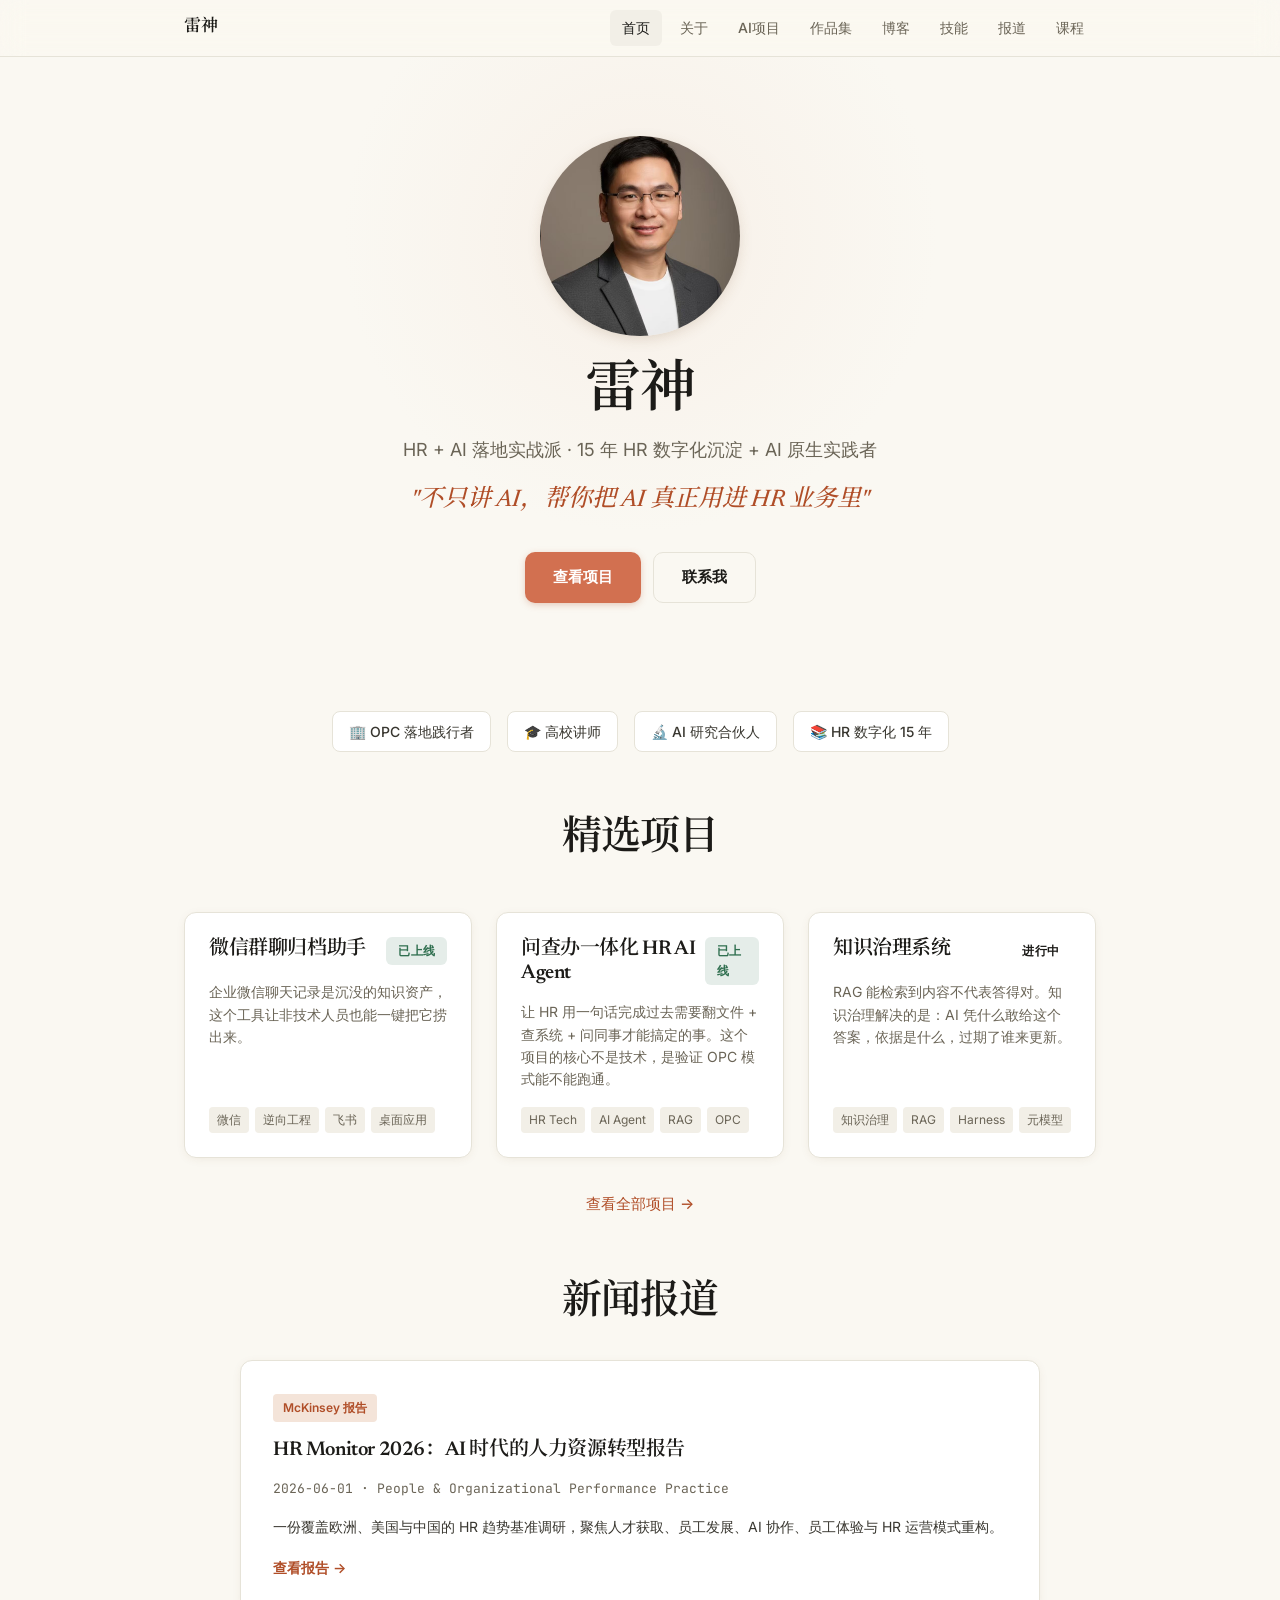
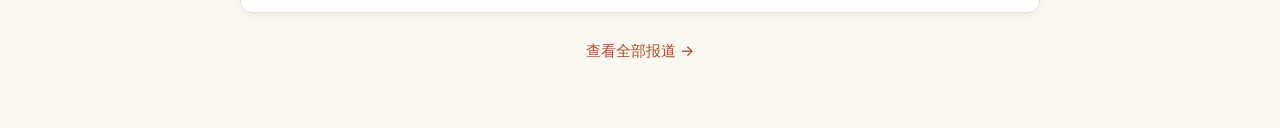
<file: index.html>
<!DOCTYPE html>
<html lang="zh-CN">
<head>
  <meta charset="UTF-8">
  <meta name="viewport" content="width=device-width, initial-scale=1.0">
  <title>雷神 - OPC 践行者 · AI Agent 实践者</title>
  <meta name="description" content="雷神AI：HR+AI落地实战派。15年HR数字化沉淀+AI原生实践者，OPC落地践行者、高校讲师、AI研究合伙人。">
  <meta name="theme-color" content="#FAF8F2">
  <!-- Open Graph -->
  <meta property="og:type" content="website">
  <meta property="og:title" content="雷神AI - HR+AI落地实战派">
  <meta property="og:description" content="15年HR数字化沉淀+AI原生实践者。OPC落地践行者、浙江大学校外特聘讲师、AI研究合伙人。不只讲AI，帮你把AI真正用进HR业务里。">
  <meta property="og:image" content="https://leishenai.ccwu.cc/assets/img/头像.jpg">
  <meta property="og:url" content="https://leishenai.ccwu.cc/">
  <meta property="og:locale" content="zh_CN">
  <!-- Twitter Card -->
  <meta name="twitter:card" content="summary">
  <meta name="twitter:title" content="雷神 - OPC 践行者 · AI Agent 实践者">
  <meta name="twitter:description" content="15 年 HR Tech 背景，All in AI。用五层治理框架构建 AI 原生组织。">
  <meta name="twitter:image" content="https://leishenai.ccwu.cc/assets/img/头像.jpg">
  <!-- Favicon -->
  <link rel="icon" type="image/jpeg" href="assets/img/头像.jpg">
  <link rel="preconnect" href="https://fonts.googleapis.com">
  <link rel="preconnect" href="https://fonts.gstatic.com" crossorigin>
  <link href="https://fonts.googleapis.com/css2?family=Inter:wght@400;500;600;700&family=Newsreader:opsz,wght@6..72,400;6..72,500;6..72,600&family=Noto+Serif+SC:wght@400;500;600&family=JetBrains+Mono:wght@400;500&display=swap" rel="stylesheet">
  <link rel="stylesheet" href="css/vars.css">
  <link rel="stylesheet" href="css/base.css">
  <link rel="stylesheet" href="css/nav.css">
  <style>
    /* Hero Section */
    .hero {
      padding-top: 80px;
      padding-bottom: 60px;
      text-align: center;
      position: relative;
      overflow: hidden;
    }

    .hero::before {
      content: '';
      position: absolute;
      top: -120px;
      left: 50%;
      transform: translateX(-50%);
      width: 600px;
      height: 600px;
      border-radius: 50%;
      background: radial-gradient(circle, var(--accent-soft) 0%, transparent 70%);
      opacity: 0.4;
      pointer-events: none;
    }

    .hero-content {
      position: relative;
      z-index: 1;
    }

    .hero-avatar {
      margin: 0 auto var(--space-3);
    }

    .hero h1 {
      margin-bottom: var(--space-1);
    }

    .hero-subtitle {
      font-size: 18px;
      color: var(--muted);
      margin-bottom: var(--space-2);
    }

    .hero-slogan {
      font-family: var(--font-serif);
      font-size: clamp(18px, 2.5vw, 24px);
      font-style: italic;
      color: var(--accent-ink);
      margin-bottom: var(--space-4);
      font-weight: 500;
    }

    .hero-ctas {
      display: flex;
      gap: 12px;
      justify-content: center;
      flex-wrap: wrap;
      margin-bottom: var(--space-6);
    }

    /* 身份标签条 */
    .identity-tags {
      display: flex;
      justify-content: center;
      flex-wrap: wrap;
      gap: var(--space-2);
      margin-bottom: var(--space-8);
      padding: 0 var(--space-3);
    }

    .identity-tag {
      display: flex;
      align-items: center;
      gap: 8px;
      font-size: 14px;
      font-weight: 500;
      padding: 8px 16px;
      background: var(--elevated);
      border: 1px solid var(--hair);
      border-radius: 8px;
      color: var(--ink-2);
    }

    /* 精选项目 */
    .featured-projects {
      padding-bottom: var(--space-8);
    }

    .featured-projects h2 {
      text-align: center;
      margin-bottom: var(--space-6);
    }

    .projects-grid {
      display: grid;
      grid-template-columns: repeat(auto-fit, minmax(280px, 1fr));
      gap: var(--space-3);
      margin-bottom: var(--space-4);
    }

    .project-card {
      background: var(--elevated);
      border: 1px solid var(--hair);
      border-radius: var(--radius-card);
      padding: var(--space-3);
      box-shadow: var(--shadow-card);
      transition: all 0.2s ease;
      display: flex;
      flex-direction: column;
    }

    .project-card:hover {
      transform: translateY(-4px);
      box-shadow: var(--shadow-hover);
    }

    .project-card-header {
      display: flex;
      justify-content: space-between;
      align-items: flex-start;
      margin-bottom: var(--space-2);
    }

    .project-card h3 {
      font-size: 20px;
      margin-bottom: 0;
      color: var(--ink);
    }

    .project-card-summary {
      font-size: 14px;
      color: var(--muted);
      margin-bottom: var(--space-2);
      line-height: 1.6;
    }

    .project-card-tags {
      display: flex;
      flex-wrap: wrap;
      gap: 6px;
      margin-top: auto;
    }

    .project-tag {
      font-size: 12px;
      padding: 3px 8px;
      background: var(--subtle);
      color: var(--muted);
      border-radius: 4px;
    }

    .view-all {
      text-align: center;
    }

    .view-all a {
      display: inline-flex;
      align-items: center;
      gap: 6px;
      font-weight: 500;
      font-size: 15px;
    }

    @media (max-width: 768px) {
      .hero {
        padding-top: 60px;
        padding-bottom: 40px;
      }

      .identity-tags {
        justify-content: flex-start;
        overflow-x: auto;
        -webkit-overflow-scrolling: touch;
      }

      .projects-grid {
        grid-template-columns: 1fr;
      }
    }
  </style>
</head>
<body>
  <!-- 导航栏 -->
  <nav class="topnav">
    <div class="topnav-inner">
      <a href="index.html" class="topnav-brand">雷神</a>
      <div class="topnav-links">
        <a href="index.html" class="active">首页</a>
        <a href="about.html">关于</a>
        <a href="projects.html">AI项目</a>
        <a href="portfolio.html">作品集</a>
        <a href="blog/index.html">博客</a>
        <a href="skills.html">技能</a>
        <a href="news.html">报道</a>
        <a href="speaking.html">课程</a>
      </div>
      <button class="hamburger" id="hamburger">
        <span></span>
        <span></span>
        <span></span>
      </button>
    </div>
  </nav>

  <!-- Hero -->
  <section class="hero">
    <div class="container hero-content">
      <img src="assets/img/头像.jpg" alt="雷神" class="avatar hero-avatar">
      <h1>雷神</h1>
      <div class="hero-subtitle">HR + AI 落地实战派 · 15 年 HR 数字化沉淀 + AI 原生实践者</div>
      <div class="hero-slogan">"不只讲 AI，帮你把 AI 真正用进 HR 业务里"</div>
      <div class="hero-ctas">
        <a href="projects.html" class="btn btn-primary">查看项目</a>
        <a href="speaking.html" class="btn btn-secondary">联系我</a>
      </div>
    </div>
  </section>

  <!-- 身份标签条 -->
  <div class="identity-tags">
    <div class="identity-tag">🏢 OPC 落地践行者</div>
    <div class="identity-tag">🎓 高校讲师</div>
    <div class="identity-tag">🔬 AI 研究合伙人</div>
    <div class="identity-tag">📚 HR 数字化 15 年</div>
  </div>

  <!-- 精选项目 -->
  <section class="featured-projects">
    <div class="container">
      <h2>精选项目</h2>
      <div class="projects-grid" id="featuredProjects">
        <!-- 动态加载 -->
      </div>
      <div class="view-all">
        <a href="projects.html">查看全部项目 →</a>
      </div>
    </div>
  </section>

  <!-- 新闻报道 -->
  <section class="home-news-section">
    <div class="container">
      <h2>新闻报道</h2>
      <div class="home-news-card" id="homeNews">
        <!-- 动态加载 -->
      </div>
      <div class="view-all-news">
        <a href="news.html">查看全部报道 →</a>
      </div>
    </div>
  </section>

  <style>
  .home-news-section {
    padding-bottom: var(--space-8);
  }
  .home-news-section h2 {
    text-align: center;
    margin-bottom: var(--space-4);
  }
  .home-news-card {
    max-width: 800px;
    margin: 0 auto;
    background: var(--elevated);
    border: 1px solid var(--hair);
    border-radius: var(--radius-card);
    padding: var(--space-4);
    box-shadow: var(--shadow-card);
    transition: all 0.2s;
  }
  .home-news-card:hover {
    transform: translateY(-2px);
    box-shadow: var(--shadow-hover);
  }
  .home-news-source {
    display: inline-flex;
    align-items: center;
    gap: 6px;
    font-size: 12px;
    font-weight: 600;
    color: var(--accent-ink);
    background: var(--accent-soft);
    padding: 4px 10px;
    border-radius: 4px;
    margin-bottom: var(--space-2);
  }
  .home-news-card h3 {
    font-size: 20px;
    margin-bottom: var(--space-2);
  }
  .home-news-desc {
    font-size: 14px;
    color: var(--ink-2);
    line-height: 1.6;
    margin-bottom: var(--space-2);
  }
  .home-news-meta {
    font-size: 13px;
    color: var(--muted);
    font-family: var(--font-mono);
    margin-bottom: var(--space-2);
  }
  .home-news-link {
    display: inline-flex;
    align-items: center;
    gap: 6px;
    font-size: 14px;
    font-weight: 600;
    color: var(--accent-ink);
  }
  .home-news-link:hover {
    color: var(--accent);
  }
  .view-all-news {
    text-align: center;
    margin-top: var(--space-3);
  }
  .view-all-news a {
    display: inline-flex;
    align-items: center;
    gap: 6px;
    font-weight: 500;
    font-size: 15px;
  }
  </style>

  <script>
    // 导航菜单
    const hamburger = document.getElementById('hamburger');
    const navLinks = document.querySelector('.topnav-links');

    hamburger.addEventListener('click', () => {
      hamburger.classList.toggle('active');
      navLinks.classList.toggle('active');
    });

    // 加载精选项目（前3个）
    fetch('data/projects.json')
      .then(res => res.json())
      .then(data => {
        const featured = data.projects.slice(0, 3);
        const container = document.getElementById('featuredProjects');

        featured.forEach(project => {
          const statusText = {
            'in_progress': '进行中',
            'live': '已上线',
            'done': '已完成',
            'concept': '概念阶段'
          };

          const card = document.createElement('div');
          card.className = 'project-card';
          card.innerHTML = `
            <div class="project-card-header">
              <h3>${project.name}</h3>
              <span class="badge badge-${project.status}">${statusText[project.status]}</span>
            </div>
            <div class="project-card-summary">${project.summary}</div>
            <div class="project-card-tags">
              ${project.tags.map(tag => `<span class="project-tag">${tag}</span>`).join('')}
            </div>
          `;
          container.appendChild(card);
        });
      });

      // 加载新闻报道
      fetch('data/news.json')
        .then(res => res.json())
        .then(data => {
          const newsContainer = document.getElementById('homeNews');
          if (!newsContainer || !data.news.length) return;
          const item = data.news[0];
          newsContainer.innerHTML = `
            <div class="home-news-source">${item.source}</div>
            <h3>${item.title}</h3>
            <div class="home-news-meta">${item.date} · ${item.author}</div>
            <div class="home-news-desc">${item.summary}</div>
            <a href="${item.url}" target="_blank" rel="noopener" class="home-news-link">查看报告 →</a>
          `;
        });
  </script>

  <!-- JSON-LD: Person + GEO -->
  <script type="application/ld+json">
  {
    "@context": "https://schema.org",
    "@type": "Person",
    "name": "雷神",
    "alternateName": "王明雷",
    "url": "https://leishenai.ccwu.cc",
    "image": "https://leishenai.ccwu.cc/assets/img/头像.jpg",
    "jobTitle": "HR+AI落地实战派",
    "description": "15年HR数字化沉淀+AI原生实践者。OPC落地践行者、浙江大学校外特聘讲师、AI研究合伙人。先后任职于IBM、普华永道、德勤、得物，兼具甲乙方视角。",
    "knowsAbout": ["AI Agent", "HR Tech", "PeopleSoft", "知识治理", "数据治理", "OPC", "RAG", "AI招聘", "AI知识库", "组织设计"],
    "affiliation": [
      {"@type": "Organization", "name": "中国人力资源开发研究会智能化专委会"},
      {"@type": "Organization", "name": "HR智能研究院"}
    ],
    "alumniOf": [
      {"@type": "Organization", "name": "IBM"},
      {"@type": "Organization", "name": "普华永道"},
      {"@type": "Organization", "name": "德勤"},
      {"@type": "Organization", "name": "得物"}
    ],
    "hasCredential": [
      {"@type": "EducationalOccupationalCredential", "credentialCategory": "certification", "description": "浙江大学校外特聘讲师"},
      {"@type": "EducationalOccupationalCredential", "credentialCategory": "certification", "description": "浙江开放大学专家库成员"},
      {"@type": "EducationalOccupationalCredential", "credentialCategory": "experience", "description": "15年人力资源数字化实施经验"}
    ],
    "sameAs": [],
    "mainEntityOfPage": {
      "@type": "WebSite",
      "name": "雷神AI",
      "url": "https://leishenai.ccwu.cc"
    }
  }
  </script>
</body>
</html>
</file>
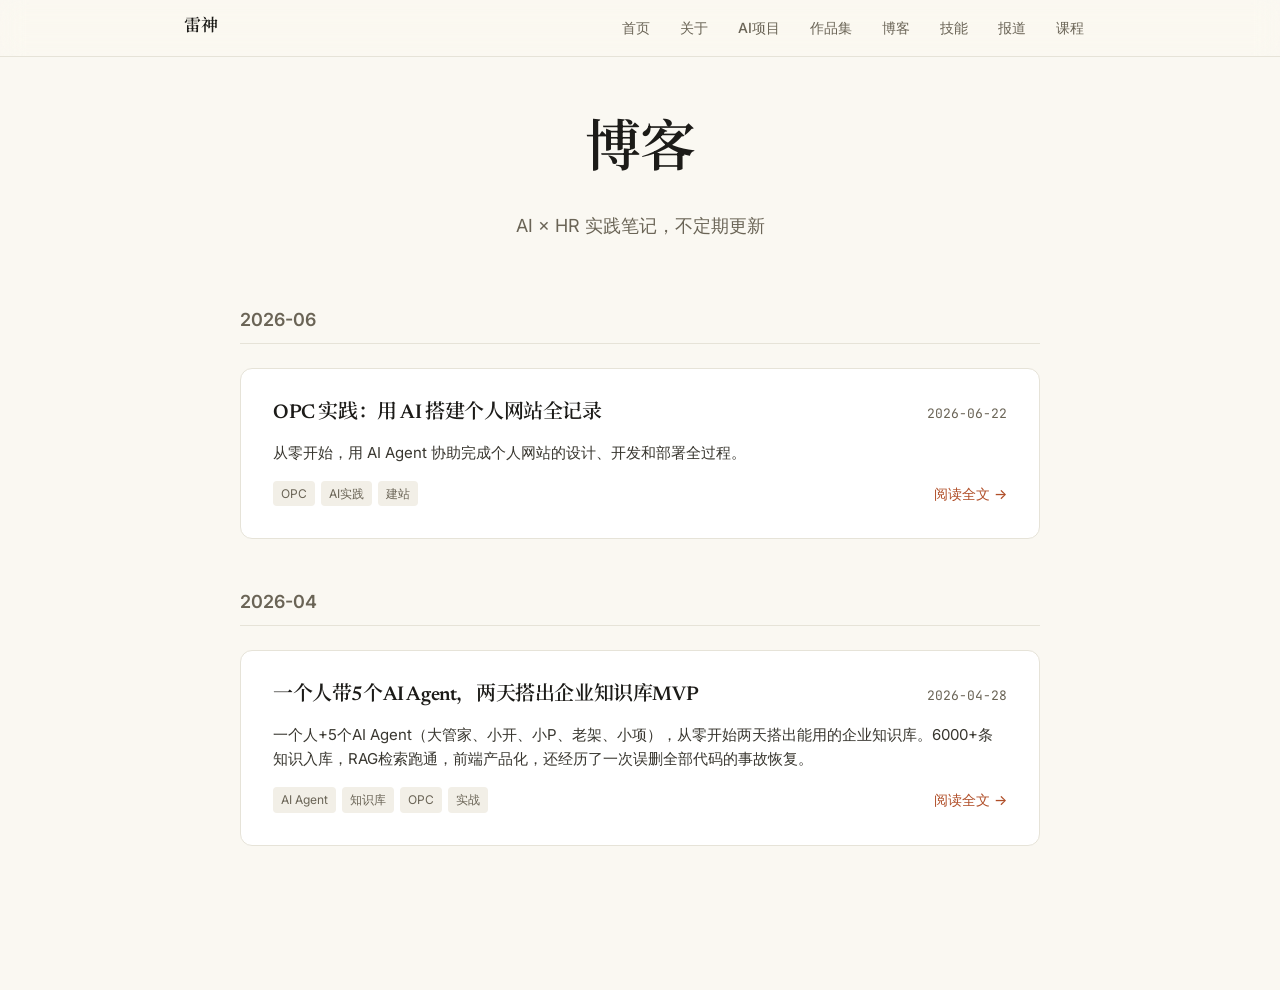
<file: blog/index.html>
<!DOCTYPE html>
<html lang="zh-CN">
<head>
  <meta charset="UTF-8">
  <meta name="viewport" content="width=device-width, initial-scale=1.0">
  <title>博客 - 雷神</title>
  <meta name="description" content="雷神的博客：AI × HR 实践笔记">
  <!-- Open Graph -->
  <meta property="og:type" content="blog">
  <meta property="og:title" content="博客 - 雷神">
  <meta property="og:description" content="AI 原生组织实践笔记、HR × AI 落地案例、AI Agent 开发心得。">
  <meta property="og:image" content="https://leishenai.ccwu.cc/assets/img/头像.jpg">
  <meta property="og:url" content="https://leishenai.ccwu.cc/blog/">
  <meta property="og:locale" content="zh_CN">
  <link rel="icon" type="image/jpeg" href="../assets/img/头像.jpg">
  <link rel="preconnect" href="https://fonts.googleapis.com">
  <link rel="preconnect" href="https://fonts.gstatic.com" crossorigin>
  <link href="https://fonts.googleapis.com/css2?family=Inter:wght@400;500;600;700&family=Newsreader:opsz,wght@6..72,400;6..72,500;6..72,600&family=Noto+Serif+SC:wght@400;500;600&family=JetBrains+Mono:wght@400;500&display=swap" rel="stylesheet">
  <link rel="stylesheet" href="../css/vars.css">
  <link rel="stylesheet" href="../css/base.css">
  <link rel="stylesheet" href="../css/nav.css">
  <style>
    .page-header {
      padding-top: var(--space-8);
      padding-bottom: var(--space-6);
      text-align: center;
    }

    .page-header p {
      color: var(--muted);
      font-size: 18px;
    }

    /* 博客列表 */
    .blog-section {
      padding-bottom: var(--space-12);
    }

    .blog-list {
      max-width: 800px;
      margin: 0 auto;
    }

    .month-group {
      margin-bottom: var(--space-6);
    }

    .month-header {
      font-size: 18px;
      font-weight: 600;
      color: var(--muted);
      margin-bottom: var(--space-3);
      padding-bottom: var(--space-1);
      border-bottom: 1px solid var(--hair);
    }

    .post-item {
      background: var(--elevated);
      border: 1px solid var(--hair);
      border-radius: var(--radius-card);
      padding: var(--space-4);
      margin-bottom: var(--space-3);
      transition: all 0.2s;
    }

    .post-item:hover {
      transform: translateY(-2px);
      box-shadow: var(--shadow-card);
    }

    .post-header {
      display: flex;
      justify-content: space-between;
      align-items: baseline;
      margin-bottom: var(--space-2);
      gap: var(--space-2);
    }

    .post-item h3 {
      font-size: 20px;
      margin-bottom: 0;
    }

    .post-date {
      font-size: 13px;
      color: var(--muted);
      font-family: var(--font-mono);
      white-space: nowrap;
    }

    .post-summary {
      font-size: 15px;
      color: var(--ink-2);
      line-height: 1.6;
      margin-bottom: var(--space-2);
    }

    .post-footer {
      display: flex;
      justify-content: space-between;
      align-items: center;
      flex-wrap: wrap;
      gap: var(--space-2);
    }

    .post-tags {
      display: flex;
      flex-wrap: wrap;
      gap: 6px;
    }

    .post-tag {
      font-size: 12px;
      padding: 3px 8px;
      background: var(--subtle);
      color: var(--muted);
      border-radius: 4px;
    }

    .post-link {
      font-size: 14px;
      font-weight: 500;
      color: var(--accent-ink);
    }

    .post-link:hover {
      color: var(--accent);
    }

    /* 占位提示 */
    .placeholder {
      text-align: center;
      padding: var(--space-8) var(--space-3);
      color: var(--muted);
      background: var(--subtle);
      border-radius: var(--radius-card);
    }

    .placeholder p {
      font-size: 16px;
      margin-bottom: var(--space-2);
    }

    @media (max-width: 768px) {
      .post-header {
        flex-direction: column;
        align-items: flex-start;
      }

      .post-date {
        margin-bottom: var(--space-1);
      }
    }
  </style>
</head>
<body>
  <!-- 导航栏 -->
  <nav class="topnav">
    <div class="topnav-inner">
      <a href="../index.html" class="topnav-brand">雷神</a>
      <div class="topnav-links">
        <a href="../index.html">首页</a>
        <a href="../about.html">关于</a>
        <a href="../projects.html">AI项目</a>
        <a href="../portfolio.html">作品集</a>
        <a href="../blog/index.html">博客</a>
        <a href="../skills.html">技能</a>
        <a href="../news.html">报道</a>
        <a href="../speaking.html">课程</a>
      </div>
      <button class="hamburger" id="hamburger">
        <span></span>
        <span></span>
        <span></span>
      </button>
    </div>
  </nav>

  <!-- 页面头部 -->
  <div class="page-header">
    <div class="container">
      <h1>博客</h1>
      <p>AI × HR 实践笔记，不定期更新</p>
    </div>
  </div>

  <!-- 博客列表 -->
  <section class="blog-section">
    <div class="container">
      <div class="blog-list" id="blogList">
        <!-- 动态加载 -->
        <div class="placeholder">
          <p>📝 内容整理中</p>
          <p style="font-size: 14px;">博客文章将陆续发布，敬请期待</p>
          <p style="font-size: 14px;">部分实践内容已在公众号分享，可前往 <a href="../speaking.html">讲课页面</a> 关注</p>
        </div>
      </div>
    </div>
  </section>

  <script>
    // 导航菜单
    const hamburger = document.getElementById('hamburger');
    const navLinks = document.querySelector('.topnav-links');

    hamburger.addEventListener('click', () => {
      hamburger.classList.toggle('active');
      navLinks.classList.toggle('active');
    });

    // 加载博客列表
    fetch('../data/posts.json')
      .then(res => res.json())
      .then(data => {
        if (data.posts.length === 0) return;

        const container = document.getElementById('blogList');
        container.innerHTML = '';

        const byMonth = {};
        data.posts.forEach(post => {
          const month = post.date.substring(0, 7);
          if (!byMonth[month]) byMonth[month] = [];
          byMonth[month].push(post);
        });

        Object.keys(byMonth).sort().reverse().forEach(month => {
          const group = document.createElement('div');
          group.className = 'month-group';
          group.innerHTML = `<div class="month-header">${month}</div>`;

          byMonth[month].forEach(post => {
            const link = post.url || post.file;
            const target = post.url ? ' target="_blank"' : '';
            const item = document.createElement('div');
            item.className = 'post-item';
            item.innerHTML = `
              <div class="post-header">
                <h3>${post.title}</h3>
                <div class="post-date">${post.date}</div>
              </div>
              <div class="post-summary">${post.summary}</div>
              <div class="post-footer">
                <div class="post-tags">
                  ${post.tags.map(tag => `<span class="post-tag">${tag}</span>`).join('')}
                </div>
                <a href="${link}"${target} class="post-link">阅读全文 →</a>
              </div>
            `;
            group.appendChild(item);
          });

          container.appendChild(group);
        });
      });
  </script>
</body>
</html>
</file>
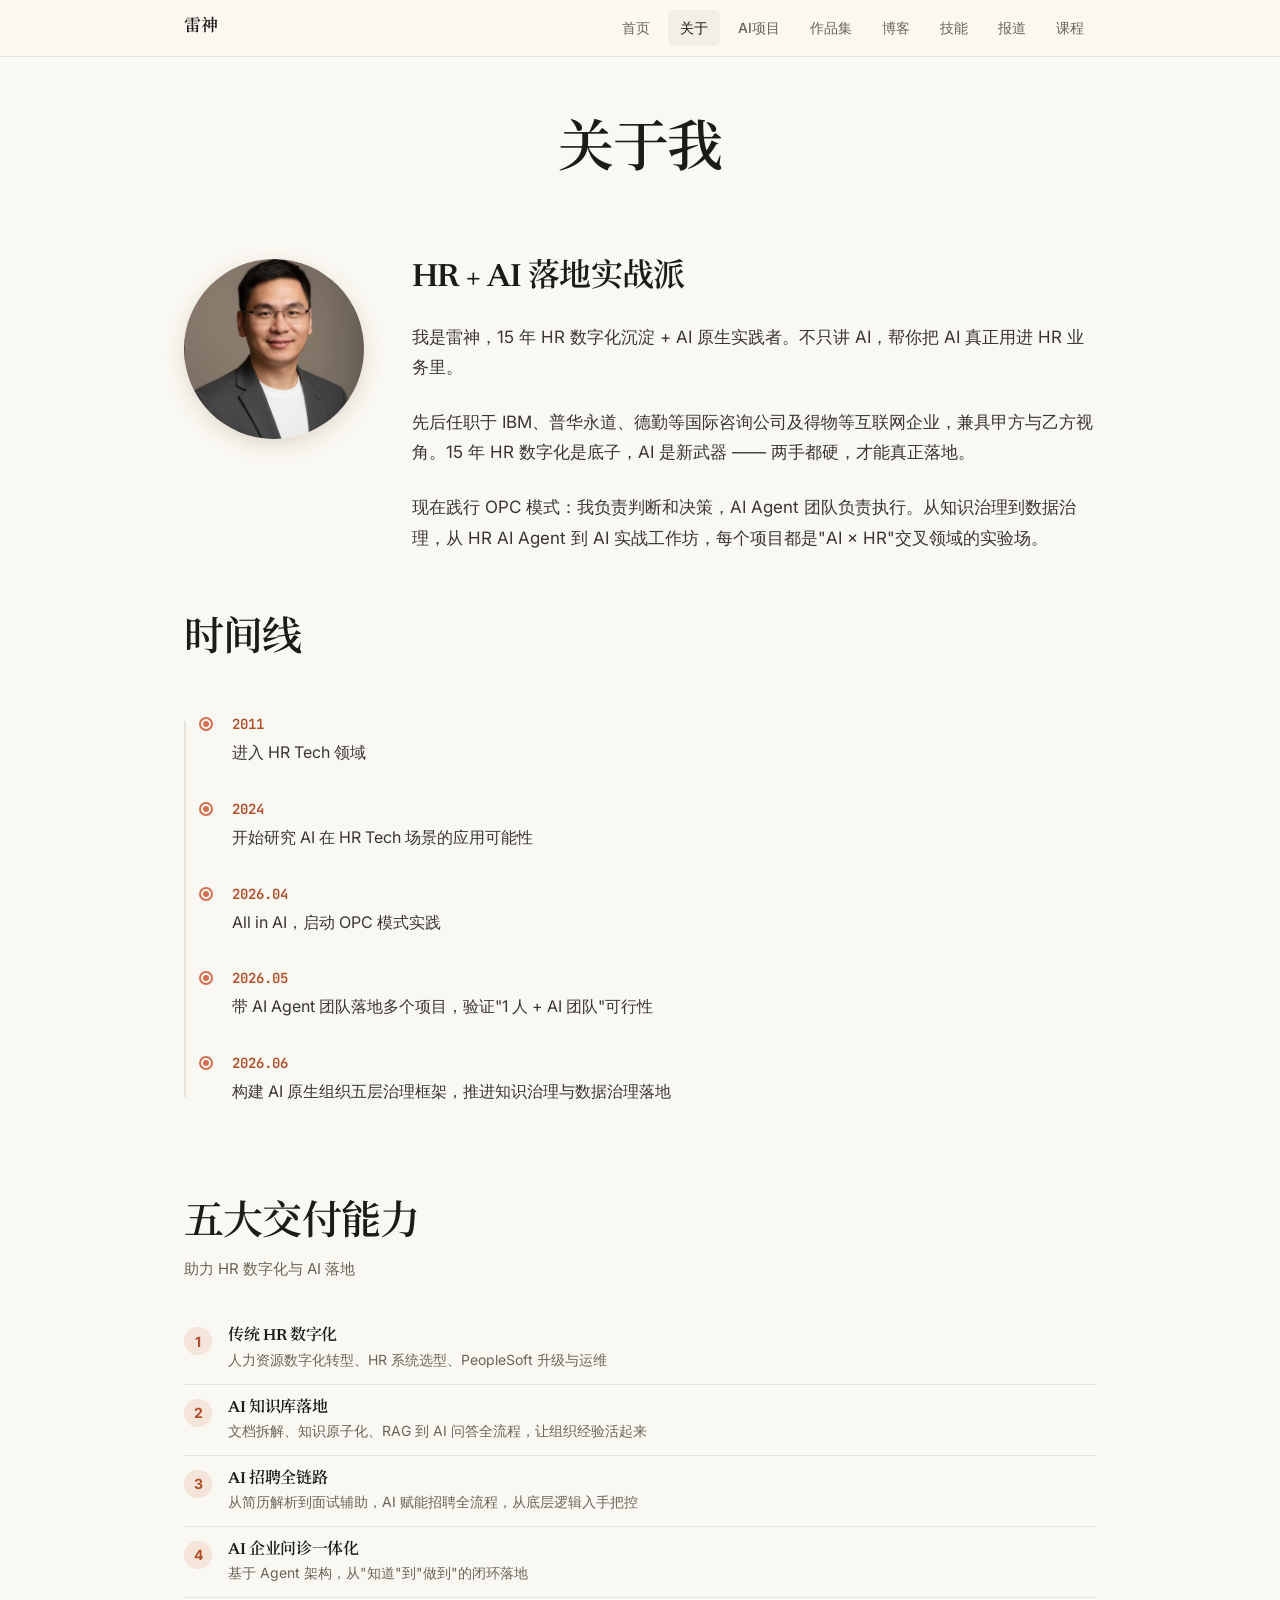
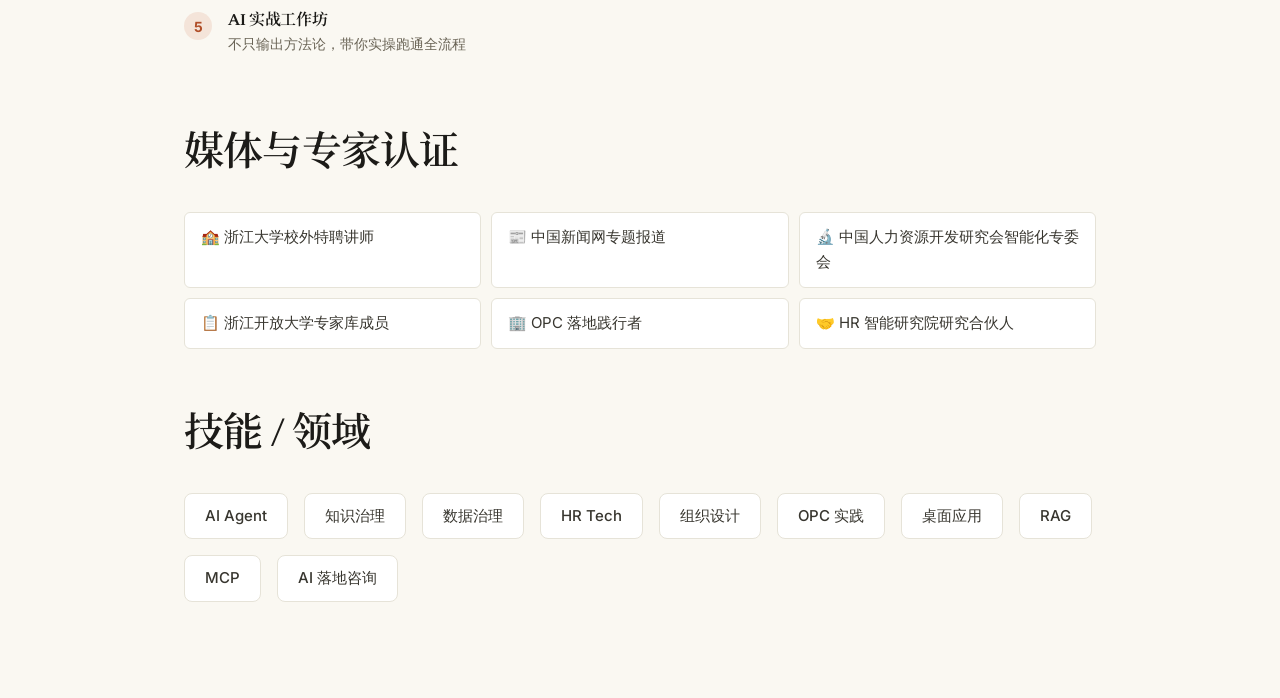
<file: about.html>
<!DOCTYPE html>
<html lang="zh-CN">
<head>
  <meta charset="UTF-8">
  <meta name="viewport" content="width=device-width, initial-scale=1.0">
  <title>关于 - 雷神</title>
  <meta name="description" content="雷神的个人简介：从 HR Tech 到 AI Agent 实践者">
  <!-- Open Graph -->
  <meta property="og:type" content="profile">
  <meta property="og:title" content="关于雷神 - 从 HR Tech 到 AI Agent 实践者">
  <meta property="og:description" content="在 HR Tech 领域深耕 15 年后 All in AI，践行 OPC 模式，带 AI Agent 团队落地知识治理、数据治理等项目。">
  <meta property="og:image" content="https://leishenai.ccwu.cc/assets/img/头像.jpg">
  <meta property="og:url" content="https://leishenai.ccwu.cc/about.html">
  <meta property="og:locale" content="zh_CN">
  <link rel="icon" type="image/jpeg" href="assets/img/头像.jpg">
  <link rel="preconnect" href="https://fonts.googleapis.com">
  <link rel="preconnect" href="https://fonts.gstatic.com" crossorigin>
  <link href="https://fonts.googleapis.com/css2?family=Inter:wght@400;500;600;700&family=Newsreader:opsz,wght@6..72,400;6..72,500;6..72,600&family=Noto+Serif+SC:wght@400;500;600&family=JetBrains+Mono:wght@400;500&display=swap" rel="stylesheet">
  <link rel="stylesheet" href="css/vars.css">
  <link rel="stylesheet" href="css/base.css">
  <link rel="stylesheet" href="css/nav.css">
  <style>
    .page-header {
      padding-top: var(--space-8);
      padding-bottom: var(--space-6);
      text-align: center;
    }

    /* 简介区 */
    .intro-section {
      padding-bottom: var(--space-8);
    }

    .intro-grid {
      display: grid;
      grid-template-columns: 180px 1fr;
      gap: var(--space-6);
      align-items: start;
    }

    .intro-avatar {
      width: 180px;
      height: 180px;
      border-radius: 50%;
      object-fit: cover;
      object-position: center 15%;
      box-shadow: 0 6px 24px -6px rgba(120, 80, 40, 0.3);
    }

    .intro-content h2 {
      font-size: 32px;
      margin-bottom: var(--space-3);
    }

    .intro-content p {
      font-size: 17px;
      line-height: 1.8;
      color: var(--ink-2);
      margin-bottom: var(--space-3);
    }

    .intro-content p:last-child {
      margin-bottom: 0;
    }

    /* 时间线 */
    .timeline-section {
      padding-bottom: var(--space-8);
    }

    .timeline-section h2 {
      margin-bottom: var(--space-6);
    }

    .timeline {
      position: relative;
      padding-left: var(--space-6);
    }

    .timeline::before {
      content: '';
      position: absolute;
      left: 0;
      top: 8px;
      bottom: 8px;
      width: 2px;
      background: var(--hair);
    }

    .timeline-item {
      position: relative;
      margin-bottom: var(--space-4);
    }

    .timeline-item::before {
      content: '';
      position: absolute;
      left: -31px;
      top: 6px;
      width: 10px;
      height: 10px;
      border-radius: 50%;
      background: var(--accent);
      border: 2px solid var(--paper);
      box-shadow: 0 0 0 2px var(--accent);
    }

    .timeline-year {
      font-family: var(--font-mono);
      font-size: 14px;
      font-weight: 600;
      color: var(--accent-ink);
      margin-bottom: 4px;
    }

    .timeline-content {
      font-size: 16px;
      color: var(--ink-2);
      line-height: 1.6;
    }

    /* 技能标签 */
    .skills-section {
      padding-bottom: var(--space-12);
    }

    /* 五大能力 */
    .capabilities-section {
      padding-bottom: var(--space-8);
    }

    .capabilities-section h2 {
      margin-bottom: var(--space-1);
    }

    .section-subtitle {
      color: var(--muted);
      font-size: 15px;
      margin-bottom: var(--space-4);
    }

    .capabilities-grid {
      display: flex;
      flex-direction: column;
      gap: 0;
    }

    .capabilities-list {
      display: flex;
      flex-direction: column;
      gap: 0;
    }

    .capability-item {
      display: flex;
      align-items: flex-start;
      gap: 16px;
      padding: 14px 0;
      border-bottom: 1px solid var(--hair);
    }

    .capability-item:last-child {
      border-bottom: none;
    }

    .capability-card {
      background: var(--elevated);
      border: 1px solid var(--hair);
      border-radius: 6px;
      padding: 16px;
      transition: border-color 0.15s;
    }

    .capability-card:hover {
      border-color: var(--accent);
    }

    .capability-num {
      width: 28px;
      height: 28px;
      border-radius: 50%;
      background: var(--accent-soft, #e8f0fe);
      color: var(--accent-ink, #0969da);
      font-size: 14px;
      font-weight: 700;
      display: flex;
      align-items: center;
      justify-content: center;
      flex-shrink: 0;
    }

    .capability-body h3 {
      font-size: 16px;
      font-weight: 600;
      margin-bottom: 2px;
    }

    .capability-body p {
      font-size: 14px;
      color: var(--muted);
      line-height: 1.5;
      margin: 0;
    }

    .capability-card h3 {
      font-size: 15px;
      font-weight: 600;
      margin-bottom: 4px;
    }

    .capability-card p {
      font-size: 13px;
      color: var(--muted);
      line-height: 1.5;
      margin: 0;
    }

    /* 专家认证 */
    .credentials-section {
      padding-bottom: var(--space-8);
    }

    .credentials-section h2 {
      margin-bottom: var(--space-4);
    }

    .credentials-list {
      display: grid;
      grid-template-columns: repeat(auto-fill, minmax(260px, 1fr));
      gap: 10px;
    }

    .credential-item {
      font-size: 15px;
      color: var(--ink-2);
      padding: 12px 16px;
      background: var(--elevated);
      border: 1px solid var(--hair);
      border-radius: 6px;
    }

    .skills-section h2 {
      margin-bottom: var(--space-4);
    }

    .skills-grid {
      display: flex;
      flex-wrap: wrap;
      gap: var(--space-2);
    }

    .skill-tag {
      font-size: 15px;
      font-weight: 500;
      padding: 10px 20px;
      background: var(--elevated);
      border: 1px solid var(--hair);
      border-radius: 8px;
      color: var(--ink-2);
      transition: all 0.2s;
    }

    .skill-tag:hover {
      border-color: var(--accent);
      color: var(--accent-ink);
      transform: translateY(-2px);
      box-shadow: var(--shadow-card);
    }

    @media (max-width: 768px) {
      .intro-grid {
        grid-template-columns: 1fr;
        text-align: center;
      }

      .intro-avatar {
        margin: 0 auto;
      }

      .timeline {
        padding-left: var(--space-4);
      }

      .timeline-item::before {
        left: -25px;
      }
    }
  </style>
</head>
<body>
  <!-- 导航栏 -->
  <nav class="topnav">
    <div class="topnav-inner">
      <a href="index.html" class="topnav-brand">雷神</a>
      <div class="topnav-links">
        <a href="index.html">首页</a>
        <a href="about.html" class="active">关于</a>
        <a href="projects.html">AI项目</a>
        <a href="portfolio.html">作品集</a>
        <a href="blog/index.html">博客</a>
        <a href="skills.html">技能</a>
        <a href="news.html">报道</a>
        <a href="speaking.html">课程</a>
      </div>
      <button class="hamburger" id="hamburger">
        <span></span>
        <span></span>
        <span></span>
      </button>
    </div>
  </nav>

  <!-- 页面头部 -->
  <div class="page-header">
    <div class="container">
      <h1>关于我</h1>
    </div>
  </div>

  <!-- 简介 -->
  <section class="intro-section">
    <div class="container">
      <div class="intro-grid">
        <img src="assets/img/头像.jpg" alt="雷神" class="intro-avatar">
        <div class="intro-content">
          <h2 class="serif">HR + AI 落地实战派</h2>
          <p>我是雷神，15 年 HR 数字化沉淀 + AI 原生实践者。不只讲 AI，帮你把 AI 真正用进 HR 业务里。</p>
          <p>先后任职于 IBM、普华永道、德勤等国际咨询公司及得物等互联网企业，兼具甲方与乙方视角。15 年 HR 数字化是底子，AI 是新武器 —— 两手都硬，才能真正落地。</p>
          <p>现在践行 OPC 模式：我负责判断和决策，AI Agent 团队负责执行。从知识治理到数据治理，从 HR AI Agent 到 AI 实战工作坊，每个项目都是"AI × HR"交叉领域的实验场。</p>
        </div>
      </div>
    </div>
  </section>

  <!-- 时间线 -->
  <section class="timeline-section">
    <div class="container">
      <h2>时间线</h2>
      <div class="timeline">
        <div class="timeline-item">
          <div class="timeline-year">2011</div>
          <div class="timeline-content">进入 HR Tech 领域</div>
        </div>
        <div class="timeline-item">
          <div class="timeline-year">2024</div>
          <div class="timeline-content">开始研究 AI 在 HR Tech 场景的应用可能性</div>
        </div>
        <div class="timeline-item">
          <div class="timeline-year">2026.04</div>
          <div class="timeline-content">All in AI，启动 OPC 模式实践</div>
        </div>
        <div class="timeline-item">
          <div class="timeline-year">2026.05</div>
          <div class="timeline-content">带 AI Agent 团队落地多个项目，验证"1 人 + AI 团队"可行性</div>
        </div>
        <div class="timeline-item">
          <div class="timeline-year">2026.06</div>
          <div class="timeline-content">构建 AI 原生组织五层治理框架，推进知识治理与数据治理落地</div>
        </div>
      </div>
    </div>
  </section>

  <!-- 五大交付能力 -->
  <section class="capabilities-section">
    <div class="container">
      <h2>五大交付能力</h2>
      <p class="section-subtitle">助力 HR 数字化与 AI 落地</p>
      <div class="capabilities-list">
        <div class="capability-item">
          <div class="capability-num">1</div>
          <div class="capability-body">
            <h3>传统 HR 数字化</h3>
            <p>人力资源数字化转型、HR 系统选型、PeopleSoft 升级与运维</p>
          </div>
        </div>
        <div class="capability-item">
          <div class="capability-num">2</div>
          <div class="capability-body">
            <h3>AI 知识库落地</h3>
            <p>文档拆解、知识原子化、RAG 到 AI 问答全流程，让组织经验活起来</p>
          </div>
        </div>
        <div class="capability-item">
          <div class="capability-num">3</div>
          <div class="capability-body">
            <h3>AI 招聘全链路</h3>
            <p>从简历解析到面试辅助，AI 赋能招聘全流程，从底层逻辑入手把控</p>
          </div>
        </div>
        <div class="capability-item">
          <div class="capability-num">4</div>
          <div class="capability-body">
            <h3>AI 企业问诊一体化</h3>
            <p>基于 Agent 架构，从"知道"到"做到"的闭环落地</p>
          </div>
        </div>
        <div class="capability-item">
          <div class="capability-num">5</div>
          <div class="capability-body">
            <h3>AI 实战工作坊</h3>
            <p>不只输出方法论，带你实操跑通全流程</p>
          </div>
        </div>
      </div>
    </div>
  </section>

  <!-- 专家认证 -->
  <section class="credentials-section">
    <div class="container">
      <h2>媒体与专家认证</h2>
      <div class="credentials-list">
        <div class="credential-item">🏫 浙江大学校外特聘讲师</div>
        <div class="credential-item">📰 中国新闻网专题报道</div>
        <div class="credential-item">🔬 中国人力资源开发研究会智能化专委会</div>
        <div class="credential-item">📋 浙江开放大学专家库成员</div>
        <div class="credential-item">🏢 OPC 落地践行者</div>
        <div class="credential-item">🤝 HR 智能研究院研究合伙人</div>
      </div>
    </div>
  </section>

  <!-- 技能/领域 -->
  <section class="skills-section">
    <div class="container">
      <h2>技能 / 领域</h2>
      <div class="skills-grid">
        <div class="skill-tag">AI Agent</div>
        <div class="skill-tag">知识治理</div>
        <div class="skill-tag">数据治理</div>
        <div class="skill-tag">HR Tech</div>
        <div class="skill-tag">组织设计</div>
        <div class="skill-tag">OPC 实践</div>
        <div class="skill-tag">桌面应用</div>
        <div class="skill-tag">RAG</div>
        <div class="skill-tag">MCP</div>
        <div class="skill-tag">AI 落地咨询</div>
      </div>
    </div>
  </section>

  <script>
    // 导航菜单
    const hamburger = document.getElementById('hamburger');
    const navLinks = document.querySelector('.topnav-links');

    hamburger.addEventListener('click', () => {
      hamburger.classList.toggle('active');
      navLinks.classList.toggle('active');
    });
  </script>

  <!-- JSON-LD: Person detail for GEO -->
  <script type="application/ld+json">
  {
    "@context": "https://schema.org",
    "@type": "Person",
    "name": "雷神",
    "alternateName": "王明雷",
    "url": "https://leishenai.ccwu.cc",
    "image": "https://leishenai.ccwu.cc/assets/img/头像.jpg",
    "jobTitle": "OPC 践行者 · AI Agent 实践者",
    "description": "15 年 HR Tech 背景（IBM、普华永道、德勤、得物），2026 年 All in AI，践行 OPC 模式带 AI Agent 团队落地知识治理、数据治理等项目。运营公众号发表原创文章近 300 篇。",
    "knowsAbout": ["AI Agent", "HR Tech", "PeopleSoft", "知识治理", "数据治理", "OPC", "RAG", "MCP", "组织设计", "AI 原生组织"],
    "hasOccupation": {
      "@type": "Occupation",
      "name": "AI 独立践行者",
      "occupationLocation": {
        "@type": "City",
        "name": "杭州"
      }
    },
    "alumniOf": [
      {"@type": "Organization", "name": "IBM"},
      {"@type": "Organization", "name": "普华永道"},
      {"@type": "Organization", "name": "德勤"},
      {"@type": "Organization", "name": "得物"}
    ],
    "teaches": {
      "@type": "Course",
      "name": "西湖区青年夜校 AI 专题班",
      "provider": {
        "@type": "Organization",
        "name": "西湖团区委 & 浙江开放大学"
      }
    }
  }
  </script>
</body>
</html>
</file>
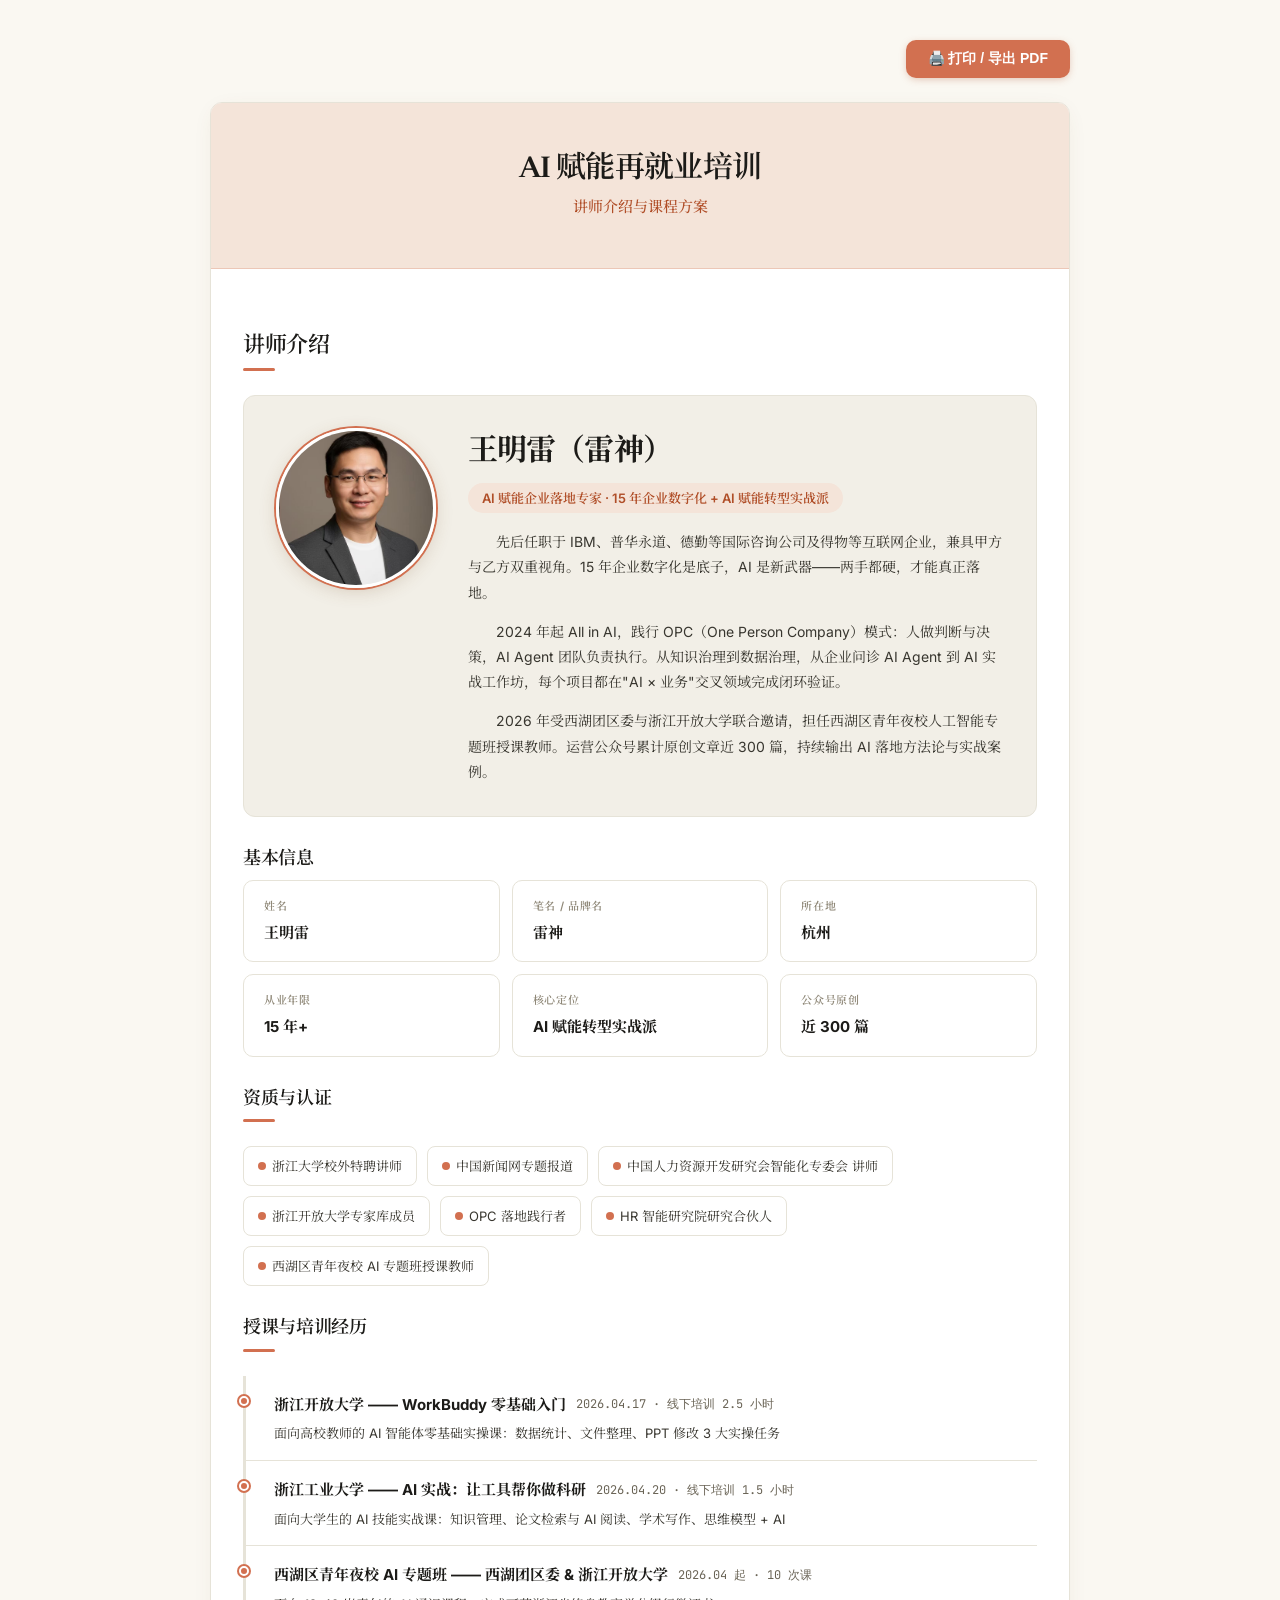
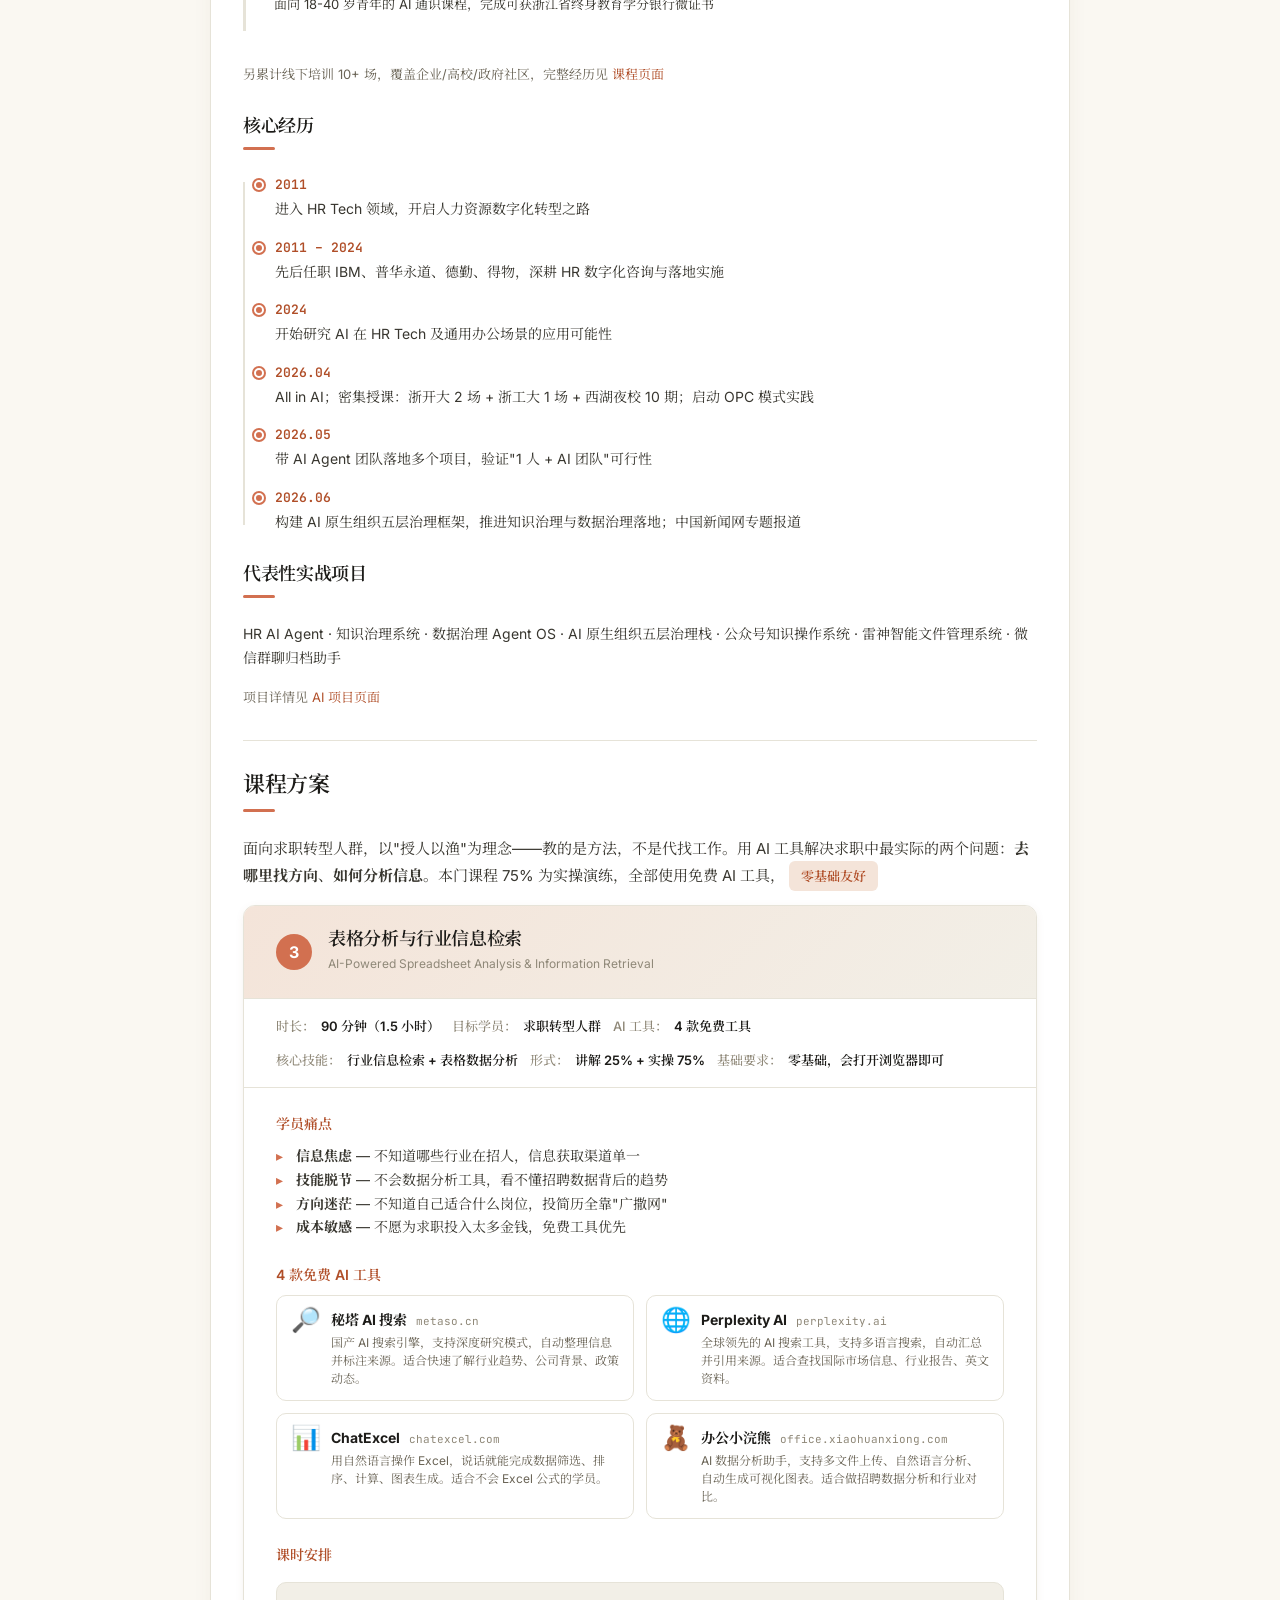
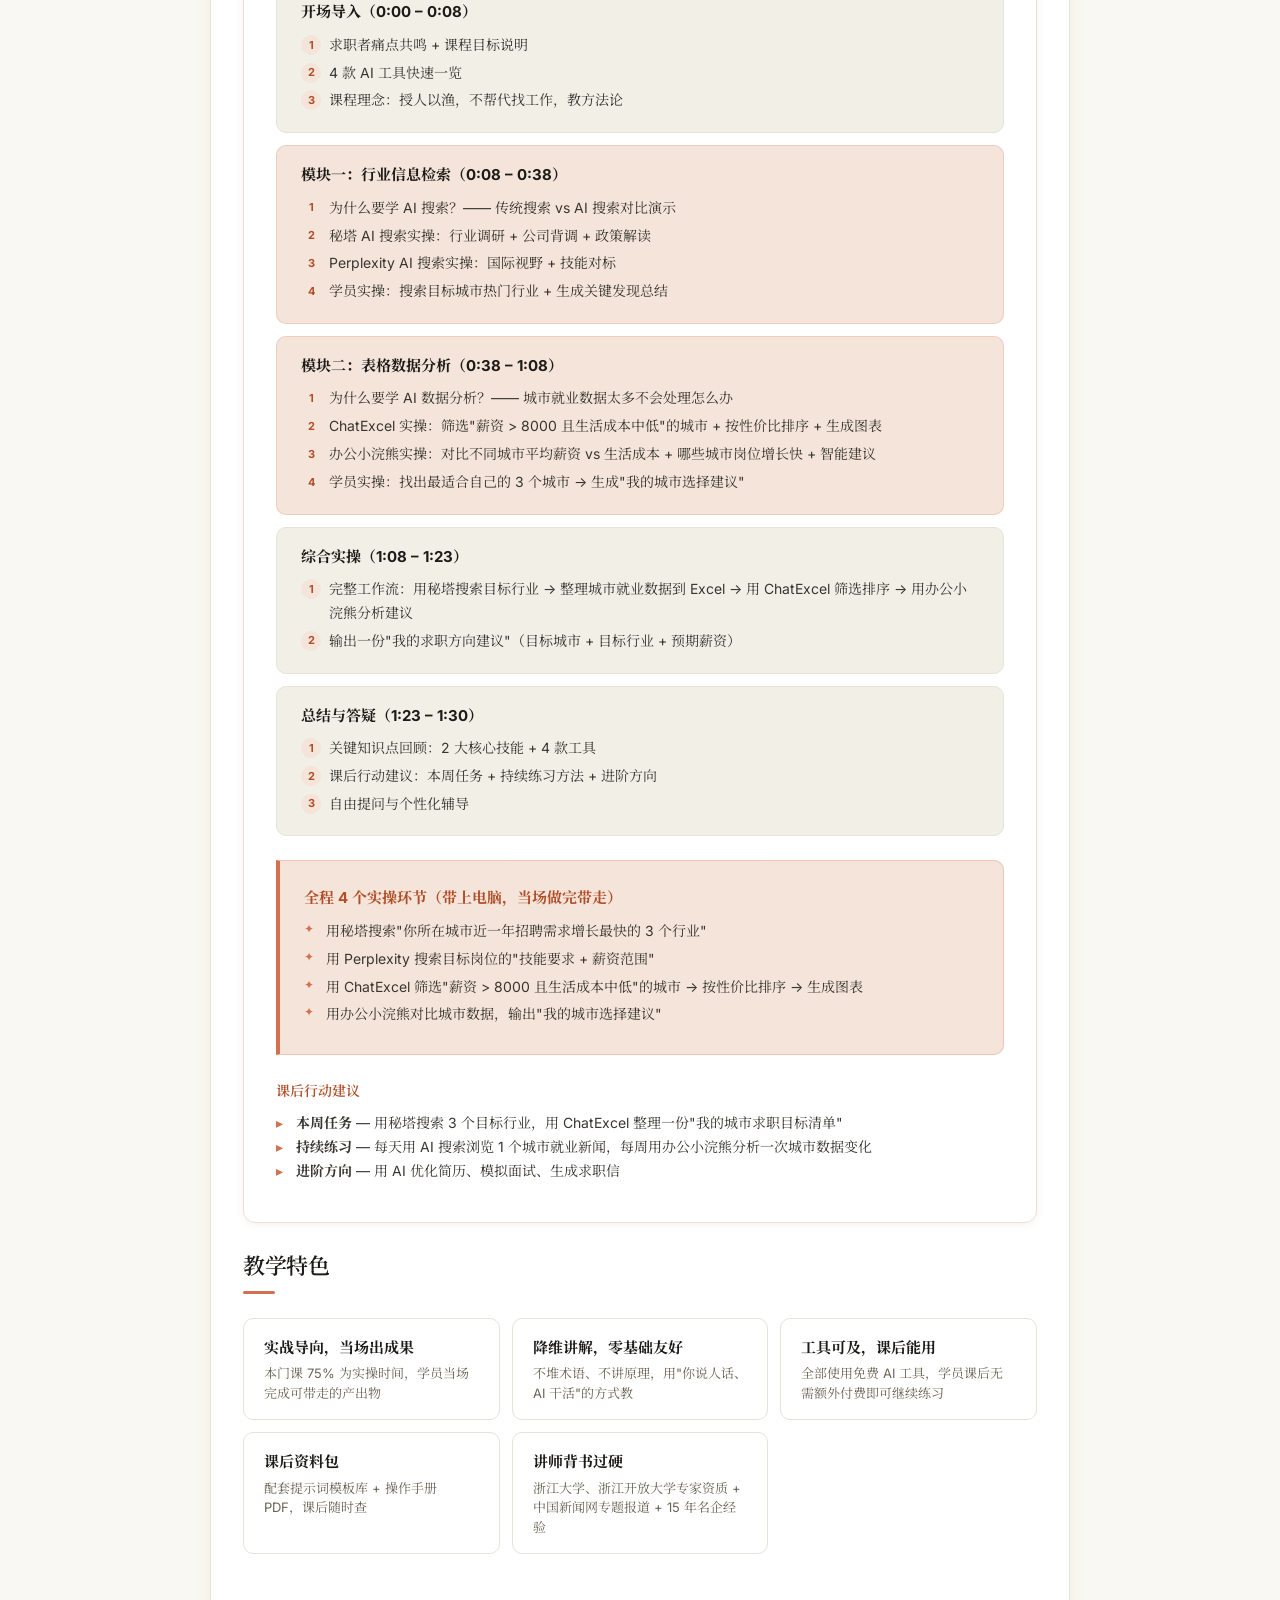
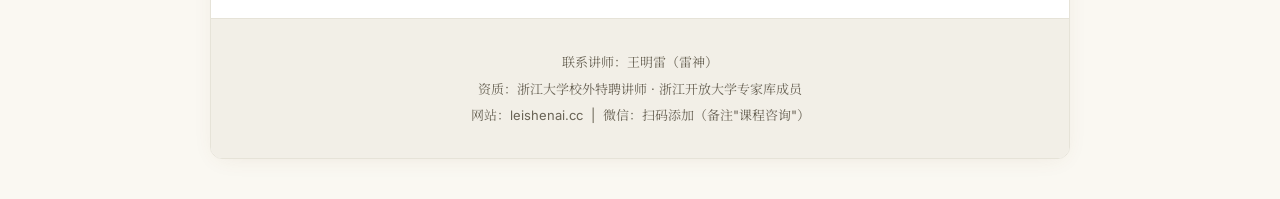
<file: intro.html>
<!DOCTYPE html>
<html lang="zh-CN">
<head>
  <meta charset="UTF-8">
  <meta name="viewport" content="width=device-width, initial-scale=1.0">
  <title>王明雷 - 表格分析与行业信息检索 · 课程介绍</title>
  <meta name="description" content="AI赋能再就业培训：表格分析与行业信息检索课程，讲师王明雷介绍">
  <meta name="robots" content="noindex">
  <link rel="icon" type="image/jpeg" href="assets/img/头像.jpg">
  <link rel="preconnect" href="https://fonts.googleapis.com">
  <link rel="preconnect" href="https://fonts.gstatic.com" crossorigin>
  <link href="https://fonts.googleapis.com/css2?family=Inter:wght@400;500;600;700&family=Newsreader:opsz,wght@6..72,400;6..72,500;6..72,600&family=Noto+Serif+SC:wght@400;500;600;700&family=JetBrains+Mono:wght@400;500&display=swap" rel="stylesheet">
  <style>
    /* === 基础变量（复用个人网站风格） === */
    :root {
      --paper: #FAF8F2;
      --subtle: #F2EFE7;
      --elevated: #FFFFFF;
      --ink: #1C1B18;
      --ink-2: #38362F;
      --muted: #6A6456;
      --muted-2: #8F8878;
      --hair: #E6E3D8;
      --accent: #D27050;
      --accent-ink: #B04E28;
      --accent-soft: #F4E4D9;
      --success: #2F6F4F;
      --warning: #B4791F;
      --radius-card: 12px;
      --shadow-card: 0 2px 12px -4px rgba(120, 80, 40, 0.15);
      --shadow-hover: 0 6px 24px -6px rgba(120, 80, 40, 0.2);
      --font-serif: 'Newsreader', 'Noto Serif SC', Georgia, serif;
      --font-sans: 'Inter', 'Noto Serif SC', system-ui, -apple-system, BlinkMacSystemFont, sans-serif;
      --font-mono: 'JetBrains Mono', ui-monospace, 'SFMono-Regular', Consolas, monospace;
      --space-1: 8px;
      --space-2: 16px;
      --space-3: 24px;
      --space-4: 32px;
      --space-6: 48px;
      --space-8: 64px;
      --max-width: 860px;
    }

    /* === Reset === */
    *, *::before, *::after { box-sizing: border-box; margin: 0; padding: 0; }
    html { scroll-behavior: smooth; -webkit-text-size-adjust: 100%; }

    body {
      background: var(--paper);
      color: var(--ink);
      font-family: var(--font-sans);
      font-size: 15px;
      line-height: 1.7;
      -webkit-font-smoothing: antialiased;
      text-rendering: optimizeLegibility;
      padding: 40px 20px;
    }

    a { color: var(--accent-ink); text-decoration: none; }
    a:hover { color: var(--accent); }
    img { max-width: 100%; display: block; }

    ::selection { background: var(--accent-soft); color: var(--accent-ink); }

    /* === Typography === */
    h1, h2, h3, h4, h5, h6 {
      font-family: var(--font-serif);
      font-weight: 600;
      line-height: 1.3;
      letter-spacing: -0.02em;
      color: var(--ink);
    }
    h1 { font-size: 28px; margin-bottom: var(--space-1); }
    h2 { font-size: 22px; margin-bottom: var(--space-2); margin-top: var(--space-4); }
    h3 { font-size: 18px; margin-bottom: var(--space-1); }
    p { margin-bottom: 14px; color: var(--ink-2); }

    .serif { font-family: var(--font-serif); }
    .mono { font-family: var(--font-mono); }
    .text-muted { color: var(--muted); }

    /* === 分节标题装饰线 === */
    .section-title {
      position: relative;
      padding-bottom: 10px;
      margin-bottom: var(--space-3);
    }
    .section-title::after {
      content: '';
      position: absolute;
      left: 0;
      bottom: 0;
      width: 32px;
      height: 3px;
      border-radius: 2px;
      background: var(--accent);
    }

    /* === 主容器（A4 友好宽度） === */
    .doc {
      max-width: var(--max-width);
      margin: 0 auto;
      background: var(--elevated);
      border: 1px solid var(--hair);
      border-radius: var(--radius-card);
      box-shadow: 0 4px 24px -8px rgba(120, 80, 40, 0.12);
      overflow: hidden;
    }

    /* === 文档头 === */
    .doc-header {
      background: var(--accent-soft);
      padding: var(--space-6) var(--space-4);
      text-align: center;
      border-bottom: 1px solid rgba(210, 112, 80, 0.25);
    }
    .doc-header h1 {
      font-size: 30px;
      margin-bottom: 4px;
      color: var(--ink);
    }
    .doc-header .doc-subtitle {
      font-size: 15px;
      color: var(--accent-ink);
      font-weight: 500;
    }

    /* === 内容区 === */
    .doc-body {
      padding: var(--space-4) var(--space-4);
    }

    /* === 讲师介绍区 === */
    .instructor-card {
      display: grid;
      grid-template-columns: 160px 1fr;
      gap: var(--space-4);
      align-items: start;
      margin-bottom: var(--space-4);
      padding: var(--space-4);
      background: var(--subtle);
      border-radius: var(--radius-card);
      border: 1px solid var(--hair);
    }
    .instructor-avatar-wrap {
      position: relative;
    }
    .instructor-avatar {
      width: 160px;
      height: 160px;
      border-radius: 50%;
      object-fit: cover;
      object-position: center 15%;
      border: 3px solid var(--elevated);
      box-shadow: 0 0 0 2px var(--accent), 0 4px 20px -4px rgba(120, 80, 40, 0.3);
    }
    .instructor-name {
      font-family: var(--font-serif);
      font-size: 30px;
      font-weight: 700;
      margin-bottom: 4px;
      letter-spacing: -0.03em;
    }
    .instructor-title-badge {
      display: inline-block;
      font-size: 13px;
      color: var(--accent-ink);
      font-weight: 600;
      background: var(--accent-soft);
      padding: 4px 14px;
      border-radius: 20px;
      margin-bottom: var(--space-2);
    }
    .instructor-bio p {
      font-size: 14px;
      line-height: 1.8;
      color: var(--ink-2);
      margin-bottom: 14px;
      text-indent: 2em;
    }
    .instructor-bio p:last-child { margin-bottom: 0; text-indent: 2em; }

    /* === 信息格子（2×3） === */
    .info-grid {
      display: grid;
      grid-template-columns: repeat(3, 1fr);
      gap: 12px;
      margin-bottom: var(--space-4);
    }
    .info-item {
      padding: 16px 20px;
      background: var(--elevated);
      border: 1px solid var(--hair);
      border-radius: 10px;
      transition: border-color 0.15s;
    }
    .info-item:hover {
      border-color: var(--accent);
    }
    .info-item .info-label {
      font-size: 11px;
      color: var(--muted-2);
      font-weight: 600;
      text-transform: uppercase;
      letter-spacing: 0.06em;
      margin-bottom: 4px;
    }
    .info-item .info-value {
      font-size: 15px;
      font-weight: 700;
      color: var(--ink);
    }

    /* === 资质认证 — 横向徽章流 === */
    .credential-badges {
      display: flex;
      flex-wrap: wrap;
      gap: 10px;
      margin-bottom: var(--space-4);
    }
    .cred-badge {
      display: inline-flex;
      align-items: center;
      gap: 6px;
      font-size: 13px;
      color: var(--ink-2);
      padding: 8px 14px;
      background: var(--elevated);
      border: 1px solid var(--hair);
      border-radius: 8px;
      transition: all 0.15s;
    }
    .cred-badge:hover {
      border-color: var(--accent);
      background: var(--accent-soft);
    }
    .cred-badge .tag-dot {
      width: 8px;
      height: 8px;
      border-radius: 50%;
      background: var(--accent);
      flex-shrink: 0;
    }

    /* === 授课经历 — 纵向时间线式 === */
    .teaching-list {
      display: flex;
      flex-direction: column;
      gap: 0;
      margin-bottom: var(--space-4);
    }
    .teaching-item {
      position: relative;
      padding: 16px 20px 16px 28px;
      border-left: 3px solid var(--hair);
      transition: border-color 0.15s;
    }
    .teaching-item:hover {
      border-left-color: var(--accent);
    }
    .teaching-item + .teaching-item {
      border-top: 1px solid var(--hair);
    }
    .teaching-item::before {
      content: '';
      position: absolute;
      left: -7px;
      top: 20px;
      width: 10px;
      height: 10px;
      border-radius: 50%;
      background: var(--accent);
      border: 2px solid var(--elevated);
      box-shadow: 0 0 0 2px var(--accent);
    }
    .teaching-item-header {
      display: flex;
      align-items: center;
      gap: 10px;
      margin-bottom: 6px;
      flex-wrap: wrap;
    }
    .teaching-item-title {
      font-weight: 700;
      font-size: 15px;
      color: var(--ink);
    }
    .teaching-item-date {
      font-family: var(--font-mono);
      font-size: 12px;
      color: var(--muted);
    }
    .teaching-item-org {
      font-size: 12px;
      font-weight: 500;
      color: var(--accent-ink);
      background: var(--accent-soft);
      padding: 2px 8px;
      border-radius: 4px;
    }
    .teaching-item-desc {
      font-size: 13px;
      color: var(--ink-2);
      line-height: 1.6;
    }

    /* === 从业经历时间线 === */
    .timeline {
      position: relative;
      padding-left: var(--space-4);
      margin-bottom: var(--space-4);
    }
    .timeline::before {
      content: '';
      position: absolute;
      left: 0;
      top: 8px;
      bottom: 8px;
      width: 2px;
      background: var(--hair);
    }
    .timeline-item {
      position: relative;
      margin-bottom: var(--space-2);
    }
    .timeline-item::before {
      content: '';
      position: absolute;
      left: -21px;
      top: 6px;
      width: 10px;
      height: 10px;
      border-radius: 50%;
      background: var(--accent);
      border: 2px solid var(--elevated);
      box-shadow: 0 0 0 2px var(--accent);
    }
    .timeline-year {
      font-family: var(--font-mono);
      font-size: 13px;
      font-weight: 600;
      color: var(--accent-ink);
      margin-bottom: 2px;
    }
    .timeline-content {
      font-size: 14px;
      color: var(--ink-2);
      line-height: 1.6;
    }

    /* === 实战项目 — 网格卡片 === */
    .project-grid {
      display: grid;
      grid-template-columns: repeat(2, 1fr);
      gap: 12px;
      margin-bottom: var(--space-4);
    }
    .project-item {
      padding: 14px 16px;
      background: var(--elevated);
      border: 1px solid var(--hair);
      border-radius: 10px;
      display: flex;
      align-items: flex-start;
      gap: 10px;
      transition: all 0.15s;
    }
    .project-item:hover {
      border-color: var(--accent);
      box-shadow: var(--shadow-card);
      transform: translateY(-1px);
    }
    .project-icon {
      width: 28px;
      height: 28px;
      border-radius: 6px;
      background: var(--accent-soft);
      color: var(--accent-ink);
      font-size: 13px;
      font-weight: 700;
      display: flex;
      align-items: center;
      justify-content: center;
      flex-shrink: 0;
    }
    .project-item-text {
      font-size: 13px;
      color: var(--ink-2);
      line-height: 1.5;
    }

    /* === 分隔线 === */
    .section-divider {
      border: none;
      border-top: 1px solid var(--hair);
      margin: var(--space-4) 0;
    }

    /* === 课程卡片 === */
    .course-card {
      background: var(--elevated);
      border: 1px solid var(--hair);
      border-radius: var(--radius-card);
      overflow: hidden;
      margin-bottom: var(--space-4);
      box-shadow: var(--shadow-card);
      transition: all 0.2s;
      page-break-inside: avoid;
      break-inside: avoid;
    }
    .course-card:hover {
      border-color: var(--accent);
      box-shadow: var(--shadow-hover);
    }
    .course-header {
      display: flex;
      align-items: center;
      gap: var(--space-2);
      padding: var(--space-3) var(--space-4);
      background: linear-gradient(135deg, var(--accent-soft) 0%, var(--subtle) 100%);
      border-bottom: 1px solid var(--hair);
    }
    .course-number {
      width: 36px;
      height: 36px;
      border-radius: 50%;
      background: var(--accent);
      color: #fff;
      font-size: 16px;
      font-weight: 700;
      display: flex;
      align-items: center;
      justify-content: center;
      flex-shrink: 0;
    }
    .course-title-group h3 {
      font-size: 18px;
      margin-bottom: 0;
    }
    .course-title-group .course-en {
      font-size: 12px;
      color: var(--muted-2);
      font-weight: 400;
    }
    .course-meta {
      display: flex;
      flex-wrap: wrap;
      gap: 12px;
      padding: var(--space-2) var(--space-4);
      border-bottom: 1px solid var(--hair);
      font-size: 13px;
    }
    .course-meta-item {
      display: flex;
      align-items: center;
      gap: 6px;
      color: var(--ink-2);
    }
    .course-meta-item .meta-label {
      color: var(--muted-2);
      font-weight: 500;
    }
    .course-meta-item .meta-value {
      color: var(--ink);
      font-weight: 600;
    }
    .course-body {
      padding: var(--space-3) var(--space-4);
    }
    .course-section-title {
      font-family: var(--font-sans);
      font-size: 14px;
      font-weight: 600;
      color: var(--accent-ink);
      margin-bottom: var(--space-1);
      margin-top: var(--space-3);
    }
    .course-section-title:first-child { margin-top: 0; }
    .course-outline {
      list-style: none;
      padding: 0;
      margin-bottom: var(--space-2);
    }
    .course-outline li {
      position: relative;
      padding-left: 20px;
      font-size: 14px;
      color: var(--ink-2);
      line-height: 1.7;
    }
    .course-outline li::before {
      content: '▸';
      position: absolute;
      left: 0;
      color: var(--accent);
      font-size: 14px;
    }
    .course-highlight {
      display: inline-block;
      font-size: 13px;
      font-weight: 600;
      padding: 4px 12px;
      border-radius: 6px;
      background: var(--accent-soft);
      color: var(--accent-ink);
      margin-left: 4px;
    }

    /* === 课时子卡片 === */
    .lesson-cards {
      display: flex;
      flex-direction: column;
      gap: 12px;
      margin-top: var(--space-2);
      margin-bottom: var(--space-3);
    }
    .lesson-card {
      background: var(--subtle);
      border: 1px solid var(--hair);
      border-radius: 10px;
      padding: var(--space-2) var(--space-3);
      page-break-inside: avoid;
      break-inside: avoid;
    }
    .lesson-card-accent {
      background: var(--accent-soft);
      border-color: rgba(210, 112, 80, 0.2);
    }
    .lesson-card-header {
      font-family: var(--font-sans);
      font-size: 15px;
      font-weight: 700;
      color: var(--ink);
      margin-bottom: 8px;
    }
    .lesson-steps {
      list-style: none;
      padding: 0;
      counter-reset: lesson-step;
    }
    .lesson-steps li {
      counter-increment: lesson-step;
      position: relative;
      padding-left: 28px;
      font-size: 14px;
      color: var(--ink-2);
      line-height: 1.7;
      margin-bottom: 4px;
    }
    .lesson-steps li::before {
      content: counter(lesson-step);
      position: absolute;
      left: 0;
      top: 2px;
      width: 20px;
      height: 20px;
      border-radius: 50%;
      background: var(--accent-soft);
      color: var(--accent-ink);
      font-size: 11px;
      font-weight: 700;
      display: flex;
      align-items: center;
      justify-content: center;
    }

    /* === 实操高亮框 === */
    .practical-box {
      background: var(--accent-soft);
      border: 1px solid rgba(210, 112, 80, 0.25);
      border-left: 4px solid var(--accent);
      border-radius: 0 10px 10px 0;
      padding: var(--space-3) var(--space-3);
      margin-top: var(--space-3);
      page-break-inside: avoid;
      break-inside: avoid;
    }
    .practical-box .practical-title {
      font-size: 15px;
      font-weight: 700;
      color: var(--accent-ink);
      margin-bottom: 8px;
    }
    .practical-box ul {
      list-style: none;
      padding: 0;
    }
    .practical-box ul li {
      position: relative;
      padding-left: 22px;
      font-size: 14px;
      color: var(--ink-2);
      line-height: 1.7;
      margin-bottom: 4px;
    }
    .practical-box ul li::before {
      content: '✦';
      position: absolute;
      left: 0;
      color: var(--accent);
      font-size: 12px;
    }

    /* === 4款AI工具 === */
    .tool-grid {
      display: grid;
      grid-template-columns: 1fr 1fr;
      gap: 12px;
      margin-bottom: var(--space-3);
    }
    .tool-item {
      display: flex;
      gap: 10px;
      padding: 12px 14px;
      background: var(--elevated);
      border: 1px solid var(--hair);
      border-radius: 10px;
      transition: all 0.15s;
    }
    .tool-item:hover {
      border-color: var(--accent);
      box-shadow: var(--shadow-card);
      transform: translateY(-1px);
    }
    .tool-icon {
      font-size: 24px;
      flex-shrink: 0;
      line-height: 1;
    }
    .tool-name {
      font-weight: 700;
      font-size: 14px;
      color: var(--ink);
      margin-bottom: 2px;
    }
    .tool-url {
      font-family: var(--font-mono);
      font-size: 11px;
      color: var(--muted-2);
      font-weight: 400;
      margin-left: 6px;
    }
    .tool-desc {
      font-size: 12px;
      color: var(--muted);
      line-height: 1.5;
    }

    /* === 教学特色 === */
    .feature-grid {
      display: grid;
      grid-template-columns: repeat(auto-fill, minmax(240px, 1fr));
      gap: 12px;
      margin-bottom: var(--space-4);
    }
    .feature-item {
      padding: 16px 20px;
      background: var(--elevated);
      border: 1px solid var(--hair);
      border-radius: 10px;
      transition: all 0.15s;
    }
    .feature-item:hover {
      border-color: var(--accent);
      transform: translateY(-1px);
      box-shadow: var(--shadow-card);
    }
    .feature-item-title {
      font-weight: 700;
      font-size: 15px;
      color: var(--ink);
      margin-bottom: 4px;
    }
    .feature-item-desc {
      font-size: 13px;
      color: var(--muted);
      line-height: 1.5;
    }

    /* === 底部 === */
    .doc-footer {
      padding: var(--space-4);
      text-align: center;
      border-top: 1px solid var(--hair);
      background: var(--subtle);
    }
    .doc-footer p {
      font-size: 13px;
      color: var(--muted);
      margin-bottom: 4px;
    }
    .doc-footer p:last-child { margin-bottom: 0; }

    /* === 打印按钮 === */
    .print-bar {
      max-width: var(--max-width);
      margin: 0 auto var(--space-3);
      display: flex;
      justify-content: flex-end;
      gap: 12px;
    }
    .btn {
      display: inline-flex;
      align-items: center;
      gap: 8px;
      padding: 10px 22px;
      border-radius: 10px;
      font-size: 14px;
      font-weight: 600;
      cursor: pointer;
      transition: all 0.2s;
      border: none;
    }
    .btn-primary {
      background: var(--accent);
      color: #fff;
      box-shadow: 0 2px 8px -2px rgba(176, 78, 40, 0.4);
    }
    .btn-primary:hover {
      background: var(--accent-ink);
      transform: translateY(-1px);
    }

    /* === 响应式 === */
    @media (max-width: 768px) {
      body { padding: 20px 12px; }
      .instructor-card {
        grid-template-columns: 1fr;
        text-align: center;
      }
      .instructor-avatar-wrap { margin: 0 auto; }
      .instructor-avatar { margin: 0 auto; }
      .instructor-bio p { text-indent: 0; }
      .doc-body { padding: var(--space-4) var(--space-2); }
      .info-grid { grid-template-columns: 1fr 1fr; }
      .project-grid { grid-template-columns: 1fr; }
      .feature-grid { grid-template-columns: 1fr; }
      .tool-grid { grid-template-columns: 1fr; }
    }
    @media (max-width: 480px) {
      .info-grid { grid-template-columns: 1fr; }
    }

    /* === 打印样式 === */
    @media print {
      body { padding: 0; background: #fff; }
      .print-bar { display: none; }
      .doc {
        border: none;
        box-shadow: none;
        border-radius: 0;
      }
      .doc-header {
        -webkit-print-color-adjust: exact;
        print-color-adjust: exact;
      }

      /* — 标题不独占页尾（与后续内容同页） — */
      .section-title, h3, .course-section-title,
      .course-header, .course-meta {
        page-break-after: avoid;
        break-after: avoid;
      }

      /* — 关键块不被截断 — */
      .instructor-card,
      .practical-box,
      .lesson-card {
        page-break-inside: avoid;
        break-inside: avoid;
      }

      /* — 课程卡片允许自然分页，避免大块空白 — */
      .course-card {
        page-break-inside: auto;
        break-inside: auto;
      }

      /* — 但课程卡片头部和元数据不与body分家 — */
      .course-header,
      .course-meta {
        page-break-after: avoid;
        break-after: avoid;
      }

      /* — 分隔线在打印时隐藏但不分页 — */
      hr.section-divider {
        visibility: hidden;
        height: 0;
        margin: 0;
        border: none;
      }

      /* — 保持颜色的元素 — */
      .course-header, .cred-badge, .info-item, .project-item, .feature-item,
      .instructor-avatar, .instructor-title-badge, .course-number, .tag-dot,
      .teaching-item::before, .timeline-item::before, .lesson-steps li::before,
      .tool-item, .lesson-card, .lesson-card-accent, .practical-box,
      .doc-header, .doc-footer {
        -webkit-print-color-adjust: exact;
        print-color-adjust: exact;
      }
      a { color: var(--ink); }
    }
  </style>
</head>
<body>

  <!-- 打印按钮 -->
  <div class="print-bar">
    <button class="btn btn-primary" onclick="window.print()">🖨️ 打印 / 导出 PDF</button>
  </div>

  <!-- 文档主体 -->
  <div class="doc">

    <!-- ========== 文档头 ========== -->
    <div class="doc-header">
      <h1>AI 赋能再就业培训</h1>
      <div class="doc-subtitle">讲师介绍与课程方案</div>
    </div>

    <div class="doc-body">

      <!-- ========== 讲师介绍 ========== -->
      <h2 class="section-title">讲师介绍</h2>

      <div class="instructor-card">
        <div class="instructor-avatar-wrap">
          <img src="assets/img/头像.jpg" alt="王明雷" class="instructor-avatar">
        </div>
        <div class="instructor-info">
          <div class="instructor-name">王明雷（雷神）</div>
          <div class="instructor-title-badge">AI 赋能企业落地专家 · 15 年企业数字化 + AI 赋能转型实战派</div>
          <div class="instructor-bio">
            <p>先后任职于 IBM、普华永道、德勤等国际咨询公司及得物等互联网企业，兼具甲方与乙方双重视角。15 年企业数字化是底子，AI 是新武器——两手都硬，才能真正落地。</p>
            <p>2024 年起 All in AI，践行 OPC（One Person Company）模式：人做判断与决策，AI Agent 团队负责执行。从知识治理到数据治理，从企业问诊 AI Agent 到 AI 实战工作坊，每个项目都在"AI × 业务"交叉领域完成闭环验证。</p>
            <p>2026 年受西湖团区委与浙江开放大学联合邀请，担任西湖区青年夜校人工智能专题班授课教师。运营公众号累计原创文章近 300 篇，持续输出 AI 落地方法论与实战案例。</p>
          </div>
        </div>
      </div>

      <!-- 基本信息 -->
      <h3>基本信息</h3>
      <div class="info-grid">
        <div class="info-item">
          <div class="info-label">姓名</div>
          <div class="info-value">王明雷</div>
        </div>
        <div class="info-item">
          <div class="info-label">笔名 / 品牌名</div>
          <div class="info-value">雷神</div>
        </div>
        <div class="info-item">
          <div class="info-label">所在地</div>
          <div class="info-value">杭州</div>
        </div>
        <div class="info-item">
          <div class="info-label">从业年限</div>
          <div class="info-value">15 年+</div>
        </div>
        <div class="info-item">
          <div class="info-label">核心定位</div>
          <div class="info-value">AI 赋能转型实战派</div>
        </div>
        <div class="info-item">
          <div class="info-label">公众号原创</div>
          <div class="info-value">近 300 篇</div>
        </div>
      </div>

      <!-- 资质认证 — 徽章流 -->
      <h3 class="section-title">资质与认证</h3>
      <div class="credential-badges">
        <div class="cred-badge"><span class="tag-dot"></span> 浙江大学校外特聘讲师</div>
        <div class="cred-badge"><span class="tag-dot"></span> 中国新闻网专题报道</div>
        <div class="cred-badge"><span class="tag-dot"></span> 中国人力资源开发研究会智能化专委会 讲师</div>
        <div class="cred-badge"><span class="tag-dot"></span> 浙江开放大学专家库成员</div>
        <div class="cred-badge"><span class="tag-dot"></span> OPC 落地践行者</div>
        <div class="cred-badge"><span class="tag-dot"></span> HR 智能研究院研究合伙人</div>
        <div class="cred-badge"><span class="tag-dot"></span> 西湖区青年夜校 AI 专题班授课教师</div>
      </div>

      <!-- 授课经历 — 时间线式 -->
      <h3 class="section-title">授课与培训经历</h3>
      <div class="teaching-list">
        <div class="teaching-item">
          <div class="teaching-item-header">
            <span class="teaching-item-title">浙江开放大学 —— WorkBuddy 零基础入门</span>
            <span class="teaching-item-date">2026.04.17 · 线下培训 2.5 小时</span>
          </div>
          <div class="teaching-item-desc">面向高校教师的 AI 智能体零基础实操课：数据统计、文件整理、PPT 修改 3 大实操任务</div>
        </div>
        <div class="teaching-item">
          <div class="teaching-item-header">
            <span class="teaching-item-title">浙江工业大学 —— AI 实战：让工具帮你做科研</span>
            <span class="teaching-item-date">2026.04.20 · 线下培训 1.5 小时</span>
          </div>
          <div class="teaching-item-desc">面向大学生的 AI 技能实战课：知识管理、论文检索与 AI 阅读、学术写作、思维模型 + AI</div>
        </div>
        <div class="teaching-item">
          <div class="teaching-item-header">
            <span class="teaching-item-title">西湖区青年夜校 AI 专题班 —— 西湖团区委 & 浙江开放大学</span>
            <span class="teaching-item-date">2026.04 起 · 10 次课</span>
          </div>
          <div class="teaching-item-desc">面向 18-40 岁青年的 AI 通识课程，完成可获浙江省终身教育学分银行微证书</div>
        </div>
      </div>
      <p class="text-muted" style="font-size: 13px; margin-bottom: var(--space-4);">另累计线下培训 10+ 场，覆盖企业/高校/政府社区，完整经历见 <a href="speaking.html" style="color: var(--accent-ink);">课程页面</a></p>

      <!-- 从业经历时间线 -->
      <h3 class="section-title">核心经历</h3>
      <div class="timeline">
        <div class="timeline-item">
          <div class="timeline-year">2011</div>
          <div class="timeline-content">进入 HR Tech 领域，开启人力资源数字化转型之路</div>
        </div>
        <div class="timeline-item">
          <div class="timeline-year">2011 – 2024</div>
          <div class="timeline-content">先后任职 IBM、普华永道、德勤、得物，深耕 HR 数字化咨询与落地实施</div>
        </div>
        <div class="timeline-item">
          <div class="timeline-year">2024</div>
          <div class="timeline-content">开始研究 AI 在 HR Tech 及通用办公场景的应用可能性</div>
        </div>
        <div class="timeline-item">
          <div class="timeline-year">2026.04</div>
          <div class="timeline-content">All in AI；密集授课：浙开大 2 场 + 浙工大 1 场 + 西湖夜校 10 期；启动 OPC 模式实践</div>
        </div>
        <div class="timeline-item">
          <div class="timeline-year">2026.05</div>
          <div class="timeline-content">带 AI Agent 团队落地多个项目，验证"1 人 + AI 团队"可行性</div>
        </div>
        <div class="timeline-item">
          <div class="timeline-year">2026.06</div>
          <div class="timeline-content">构建 AI 原生组织五层治理框架，推进知识治理与数据治理落地；中国新闻网专题报道</div>
        </div>
      </div>

      <!-- 实战项目 — 简要引用 -->
      <h3 class="section-title">代表性实战项目</h3>
      <p style="font-size: 14px; color: var(--ink-2); margin-bottom: var(--space-2);">HR AI Agent · 知识治理系统 · 数据治理 Agent OS · AI 原生组织五层治理栈 · 公众号知识操作系统 · 雷神智能文件管理系统 · 微信群聊归档助手</p>
      <p class="text-muted" style="font-size: 13px; margin-bottom: var(--space-4);">项目详情见 <a href="projects.html" style="color: var(--accent-ink);">AI 项目页面</a></p>

      <hr class="section-divider">

      <!-- ========== 课程方案（打印时此处分页） ========== -->
      <h2 class="section-title">课程方案</h2>
      <p>面向求职转型人群，以"授人以渔"为理念——教的是方法，不是代找工作。用 AI 工具解决求职中最实际的两个问题：<strong>去哪里找方向</strong>、<strong>如何分析信息</strong>。本门课程 75% 为实操演练，全部使用免费 AI 工具，<span class="course-highlight">零基础友好</span></p>

      <!-- ===== 课程卡片 ===== -->
      <div class="course-card">
        <div class="course-header">
          <div class="course-number">3</div>
          <div class="course-title-group">
            <h3>表格分析与行业信息检索</h3>
            <div class="course-en">AI-Powered Spreadsheet Analysis & Information Retrieval</div>
          </div>
        </div>
        <div class="course-meta">
          <div class="course-meta-item">
            <span class="meta-label">时长：</span>
            <span class="meta-value">90 分钟（1.5 小时）</span>
          </div>
          <div class="course-meta-item">
            <span class="meta-label">目标学员：</span>
            <span class="meta-value">求职转型人群</span>
          </div>
          <div class="course-meta-item">
            <span class="meta-label">AI 工具：</span>
            <span class="meta-value">4 款免费工具</span>
          </div>
          <div class="course-meta-item">
            <span class="meta-label">核心技能：</span>
            <span class="meta-value">行业信息检索 + 表格数据分析</span>
          </div>
          <div class="course-meta-item">
            <span class="meta-label">形式：</span>
            <span class="meta-value">讲解 25% + 实操 75%</span>
          </div>
          <div class="course-meta-item">
            <span class="meta-label">基础要求：</span>
            <span class="meta-value">零基础，会打开浏览器即可</span>
          </div>
        </div>
        <div class="course-body">

          <!-- 学员痛点 -->
          <div class="course-section-title">学员痛点</div>
          <ul class="course-outline">
            <li><strong>信息焦虑</strong> — 不知道哪些行业在招人，信息获取渠道单一</li>
            <li><strong>技能脱节</strong> — 不会数据分析工具，看不懂招聘数据背后的趋势</li>
            <li><strong>方向迷茫</strong> — 不知道自己适合什么岗位，投简历全靠"广撒网"</li>
            <li><strong>成本敏感</strong> — 不愿为求职投入太多金钱，免费工具优先</li>
          </ul>

          <!-- 4 款 AI 工具 -->
          <div class="course-section-title">4 款免费 AI 工具</div>
          <div class="tool-grid">
            <div class="tool-item">
              <div class="tool-icon">🔎</div>
              <div class="tool-info">
                <div class="tool-name">秘塔 AI 搜索 <span class="tool-url">metaso.cn</span></div>
                <div class="tool-desc">国产 AI 搜索引擎，支持深度研究模式，自动整理信息并标注来源。适合快速了解行业趋势、公司背景、政策动态。</div>
              </div>
            </div>
            <div class="tool-item">
              <div class="tool-icon">🌐</div>
              <div class="tool-info">
                <div class="tool-name">Perplexity AI <span class="tool-url">perplexity.ai</span></div>
                <div class="tool-desc">全球领先的 AI 搜索工具，支持多语言搜索，自动汇总并引用来源。适合查找国际市场信息、行业报告、英文资料。</div>
              </div>
            </div>
            <div class="tool-item">
              <div class="tool-icon">📊</div>
              <div class="tool-info">
                <div class="tool-name">ChatExcel <span class="tool-url">chatexcel.com</span></div>
                <div class="tool-desc">用自然语言操作 Excel，说话就能完成数据筛选、排序、计算、图表生成。适合不会 Excel 公式的学员。</div>
              </div>
            </div>
            <div class="tool-item">
              <div class="tool-icon">🧸</div>
              <div class="tool-info">
                <div class="tool-name">办公小浣熊 <span class="tool-url">office.xiaohuanxiong.com</span></div>
                <div class="tool-desc">AI 数据分析助手，支持多文件上传、自然语言分析、自动生成可视化图表。适合做招聘数据分析和行业对比。</div>
              </div>
            </div>
          </div>

          <!-- 课时安排 -->
          <div class="course-section-title">课时安排</div>
          <div class="lesson-cards">
            <div class="lesson-card">
              <div class="lesson-card-header">开场导入（0:00 – 0:08）</div>
              <ol class="lesson-steps">
                <li>求职者痛点共鸣 + 课程目标说明</li>
                <li>4 款 AI 工具快速一览</li>
                <li>课程理念：授人以渔，不帮代找工作，教方法论</li>
              </ol>
            </div>
            <div class="lesson-card lesson-card-accent">
              <div class="lesson-card-header">模块一：行业信息检索（0:08 – 0:38）</div>
              <ol class="lesson-steps">
                <li>为什么要学 AI 搜索？—— 传统搜索 vs AI 搜索对比演示</li>
                <li>秘塔 AI 搜索实操：行业调研 + 公司背调 + 政策解读</li>
                <li>Perplexity AI 搜索实操：国际视野 + 技能对标</li>
                <li>学员实操：搜索目标城市热门行业 + 生成关键发现总结</li>
              </ol>
            </div>
            <div class="lesson-card lesson-card-accent">
              <div class="lesson-card-header">模块二：表格数据分析（0:38 – 1:08）</div>
              <ol class="lesson-steps">
                <li>为什么要学 AI 数据分析？—— 城市就业数据太多不会处理怎么办</li>
                <li>ChatExcel 实操：筛选"薪资 > 8000 且生活成本中低"的城市 + 按性价比排序 + 生成图表</li>
                <li>办公小浣熊实操：对比不同城市平均薪资 vs 生活成本 + 哪些城市岗位增长快 + 智能建议</li>
                <li>学员实操：找出最适合自己的 3 个城市 → 生成"我的城市选择建议"</li>
              </ol>
            </div>
            <div class="lesson-card">
              <div class="lesson-card-header">综合实操（1:08 – 1:23）</div>
              <ol class="lesson-steps">
                <li>完整工作流：用秘塔搜索目标行业 → 整理城市就业数据到 Excel → 用 ChatExcel 筛选排序 → 用办公小浣熊分析建议</li>
                <li>输出一份"我的求职方向建议"（目标城市 + 目标行业 + 预期薪资）</li>
              </ol>
            </div>
            <div class="lesson-card">
              <div class="lesson-card-header">总结与答疑（1:23 – 1:30）</div>
              <ol class="lesson-steps">
                <li>关键知识点回顾：2 大核心技能 + 4 款工具</li>
                <li>课后行动建议：本周任务 + 持续练习方法 + 进阶方向</li>
                <li>自由提问与个性化辅导</li>
              </ol>
            </div>
          </div>

          <!-- 实操环节 -->
          <div class="practical-box">
            <div class="practical-title">全程 4 个实操环节（带上电脑，当场做完带走）</div>
            <ul>
              <li>用秘塔搜索"你所在城市近一年招聘需求增长最快的 3 个行业"</li>
              <li>用 Perplexity 搜索目标岗位的"技能要求 + 薪资范围"</li>
              <li>用 ChatExcel 筛选"薪资 > 8000 且生活成本中低"的城市 → 按性价比排序 → 生成图表</li>
              <li>用办公小浣熊对比城市数据，输出"我的城市选择建议"</li>
            </ul>
          </div>

          <!-- 课后行动 -->
          <div class="course-section-title">课后行动建议</div>
          <ul class="course-outline">
            <li><strong>本周任务</strong> — 用秘塔搜索 3 个目标行业，用 ChatExcel 整理一份"我的城市求职目标清单"</li>
            <li><strong>持续练习</strong> — 每天用 AI 搜索浏览 1 个城市就业新闻，每周用办公小浣熊分析一次城市数据变化</li>
            <li><strong>进阶方向</strong> — 用 AI 优化简历、模拟面试、生成求职信</li>
          </ul>
        </div>
      </div>

      <h2 class="section-title">教学特色</h2>

      <div class="feature-grid">
        <div class="feature-item">
          <div class="feature-item-title">实战导向，当场出成果</div>
          <div class="feature-item-desc">本门课 75% 为实操时间，学员当场完成可带走的产出物</div>
        </div>
        <div class="feature-item">
          <div class="feature-item-title">降维讲解，零基础友好</div>
          <div class="feature-item-desc">不堆术语、不讲原理，用"你说人话、AI 干活"的方式教</div>
        </div>
        <div class="feature-item">
          <div class="feature-item-title">工具可及，课后能用</div>
          <div class="feature-item-desc">全部使用免费 AI 工具，学员课后无需额外付费即可继续练习</div>
        </div>
        <div class="feature-item">
          <div class="feature-item-title">课后资料包</div>
          <div class="feature-item-desc">配套提示词模板库 + 操作手册 PDF，课后随时查</div>
        </div>
        <div class="feature-item">
          <div class="feature-item-title">讲师背书过硬</div>
          <div class="feature-item-desc">浙江大学、浙江开放大学专家资质 + 中国新闻网专题报道 + 15 年名企经验</div>
        </div>
      </div>

    </div><!-- doc-body -->

    <!-- ========== 文档尾 ========== -->
    <div class="doc-footer">
      <p>联系讲师：王明雷（雷神）</p>
      <p>资质：浙江大学校外特聘讲师 · 浙江开放大学专家库成员</p>
      <p>网站：leishenai.cc &nbsp;|&nbsp; 微信：扫码添加（备注"课程咨询"）</p>
    </div>

  </div><!-- doc -->

</body>
</html>
</file>
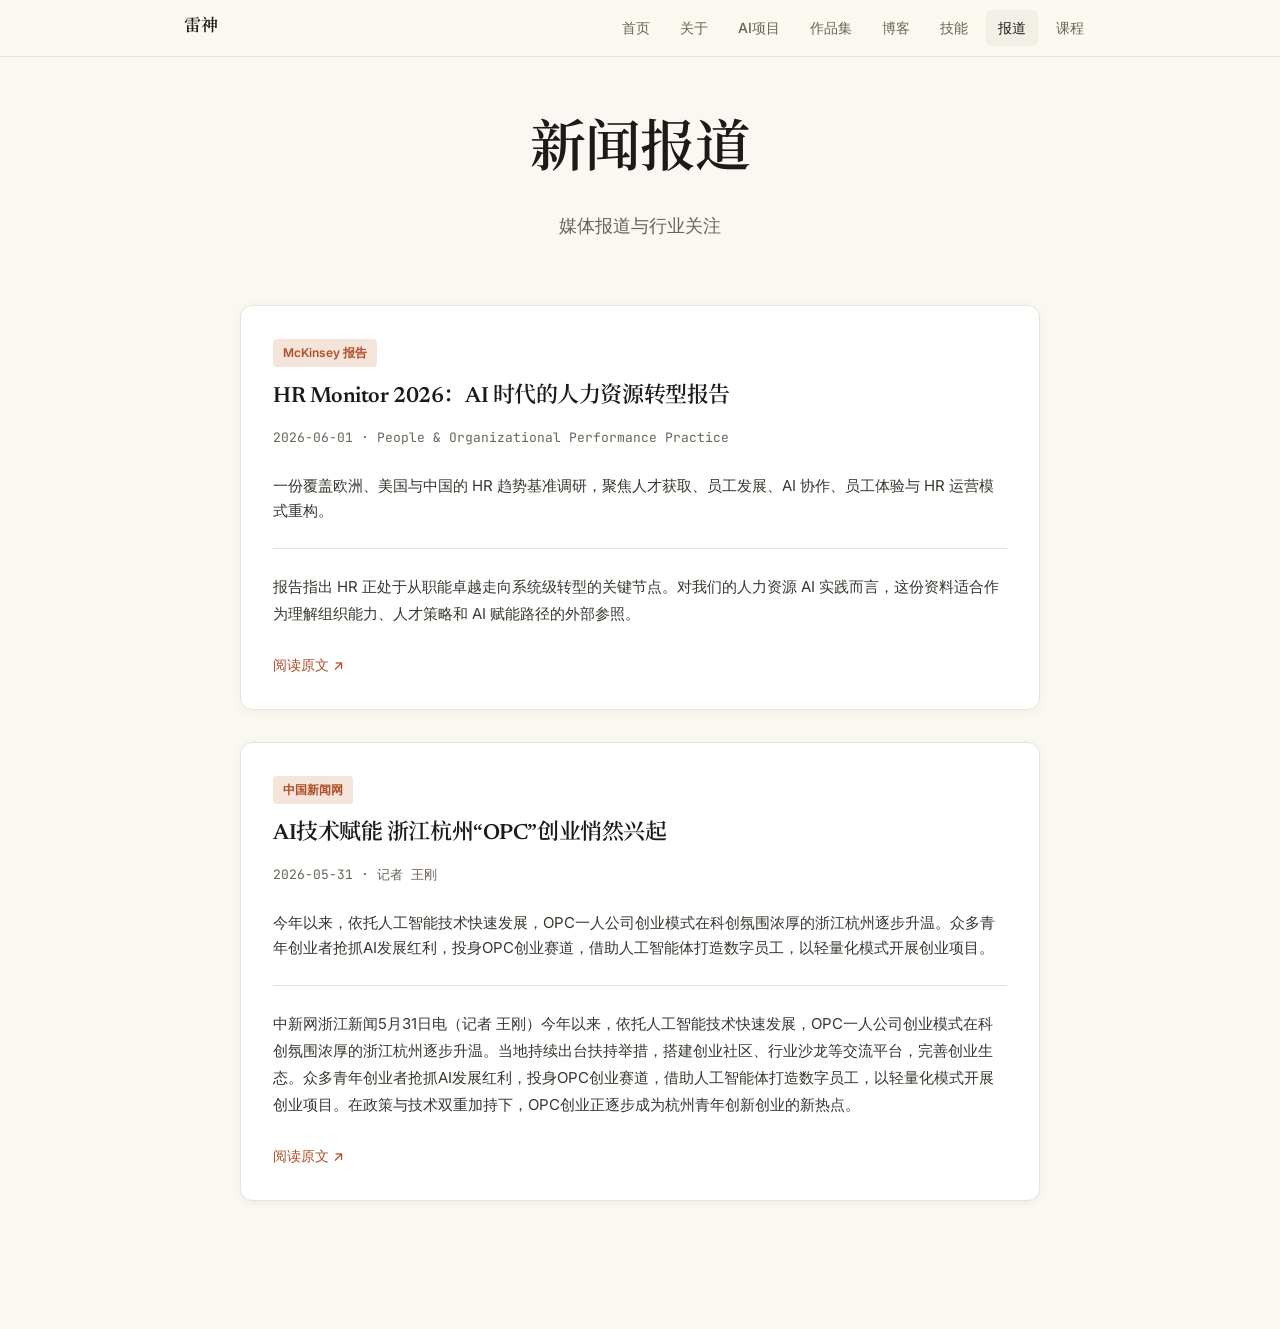
<file: news.html>
<!DOCTYPE html>
<html lang="zh-CN">
<head>
  <meta charset="UTF-8">
  <meta name="viewport" content="width=device-width, initial-scale=1.0">
  <title>新闻报道 - 雷神</title>
  <meta name="description" content="雷神相关新闻报道">
  <!-- Open Graph -->
  <meta property="og:type" content="website">
  <meta property="og:title" content="新闻报道 - 雷神">
  <meta property="og:description" content="媒体报道：AI 技术赋能 OPC 创业、HR Tech × AI 实践。">
  <meta property="og:image" content="https://leishenai.ccwu.cc/assets/img/头像.jpg">
  <meta property="og:url" content="https://leishenai.ccwu.cc/news.html">
  <meta property="og:locale" content="zh_CN">
  <link rel="icon" type="image/jpeg" href="assets/img/头像.jpg">
  <link rel="preconnect" href="https://fonts.googleapis.com">
  <link rel="preconnect" href="https://fonts.gstatic.com" crossorigin>
  <link href="https://fonts.googleapis.com/css2?family=Inter:wght@400;500;600;700&family=Newsreader:opsz,wght@6..72,400;6..72,500;6..72,600&family=Noto+Serif+SC:wght@400;500;600&family=JetBrains+Mono:wght@400;500&display=swap" rel="stylesheet">
  <link rel="stylesheet" href="css/vars.css">
  <link rel="stylesheet" href="css/base.css">
  <link rel="stylesheet" href="css/nav.css">
  <style>
    .page-header {
      padding-top: var(--space-8);
      padding-bottom: var(--space-6);
      text-align: center;
    }

    .page-header p {
      color: var(--muted);
      font-size: 18px;
    }

    .news-section {
      padding-bottom: var(--space-12);
    }

    .news-list {
      max-width: 800px;
      margin: 0 auto;
    }

    .news-card {
      background: var(--elevated);
      border: 1px solid var(--hair);
      border-radius: var(--radius-card);
      padding: var(--space-4);
      box-shadow: var(--shadow-card);
      transition: all 0.2s;
      margin-bottom: var(--space-4);
    }

    .news-card:hover {
      transform: translateY(-2px);
      box-shadow: var(--shadow-hover);
    }

    .news-source {
      display: inline-flex;
      align-items: center;
      gap: 6px;
      font-size: 12px;
      font-weight: 600;
      color: var(--accent-ink);
      background: var(--accent-soft);
      padding: 4px 10px;
      border-radius: 4px;
      margin-bottom: var(--space-2);
    }

    .news-card h2 {
      font-size: 22px;
      margin-bottom: var(--space-2);
      line-height: 1.3;
    }

    .news-meta {
      font-size: 13px;
      color: var(--muted);
      font-family: var(--font-mono);
      margin-bottom: var(--space-3);
    }

    .news-summary {
      font-size: 15px;
      color: var(--ink-2);
      line-height: 1.7;
      margin-bottom: var(--space-3);
    }

    .news-content {
      font-size: 15px;
      color: var(--ink-2);
      line-height: 1.8;
      padding-top: var(--space-3);
      border-top: 1px solid var(--hair);
      margin-bottom: var(--space-3);
    }

    .news-link {
      display: inline-flex;
      align-items: center;
      gap: 6px;
      font-size: 14px;
      font-weight: 500;
      color: var(--accent-ink);
    }

    .news-link:hover {
      color: var(--accent);
    }

    /* 首页小部件 */
    .home-news-section {
      padding-bottom: var(--space-8);
    }

    .home-news-section h2 {
      text-align: center;
      margin-bottom: var(--space-4);
    }

    .home-news-card {
      max-width: 800px;
      margin: 0 auto;
      background: var(--elevated);
      border: 1px solid var(--hair);
      border-radius: var(--radius-card);
      padding: var(--space-4);
      box-shadow: var(--shadow-card);
      transition: all 0.2s;
      display: flex;
      flex-direction: column;
    }

    .home-news-card:hover {
      transform: translateY(-2px);
      box-shadow: var(--shadow-hover);
    }

    .home-news-card .news-source {
      margin-bottom: var(--space-2);
    }

    .home-news-card h3 {
      font-size: 20px;
      margin-bottom: var(--space-2);
    }

    .home-news-card .news-summary {
      font-size: 14px;
      margin-bottom: var(--space-2);
    }

    .home-news-card .news-meta {
      margin-bottom: var(--space-2);
    }

    .view-all-news {
      text-align: center;
      margin-top: var(--space-3);
    }

    .view-all-news a {
      display: inline-flex;
      align-items: center;
      gap: 6px;
      font-weight: 500;
      font-size: 15px;
    }

    @media (max-width: 768px) {
      .news-card h2 {
        font-size: 20px;
      }
    }
  </style>
</head>
<body>
  <!-- 导航栏 -->
  <nav class="topnav">
    <div class="topnav-inner">
      <a href="index.html" class="topnav-brand">雷神</a>
      <div class="topnav-links">
        <a href="index.html">首页</a>
        <a href="about.html">关于</a>
        <a href="projects.html">AI项目</a>
        <a href="portfolio.html">作品集</a>
        <a href="blog/index.html">博客</a>
        <a href="skills.html">技能</a>
        <a href="news.html" class="active">报道</a>
        <a href="speaking.html">课程</a>
      </div>
      <button class="hamburger" id="hamburger">
        <span></span>
        <span></span>
        <span></span>
      </button>
    </div>
  </nav>

  <!-- 页面头部 -->
  <div class="page-header">
    <div class="container">
      <h1>新闻报道</h1>
      <p>媒体报道与行业关注</p>
    </div>
  </div>

  <!-- 报道列表 -->
  <section class="news-section">
    <div class="container">
      <div class="news-list" id="newsList">
        <!-- 动态加载 -->
      </div>
    </div>
  </section>

  <script>
    // 导航菜单
    const hamburger = document.getElementById('hamburger');
    const navLinks = document.querySelector('.topnav-links');

    hamburger.addEventListener('click', () => {
      hamburger.classList.toggle('active');
      navLinks.classList.toggle('active');
    });

    // 加载报道
    fetch('data/news.json')
      .then(res => res.json())
      .then(data => {
        const container = document.getElementById('newsList');

        data.news.forEach(item => {
          const card = document.createElement('div');
          card.className = 'news-card';
          card.innerHTML = `
            <div class="news-source">${item.source}</div>
            <h2>${item.title}</h2>
            <div class="news-meta">${item.date} · ${item.author}</div>
            <div class="news-summary">${item.summary}</div>
            <div class="news-content">${item.content}</div>
            <a href="${item.url}" target="_blank" rel="noopener" class="news-link">阅读原文 ↗</a>
          `;
          container.appendChild(card);
        });
      });
  </script>
</body>
</html>
</file>
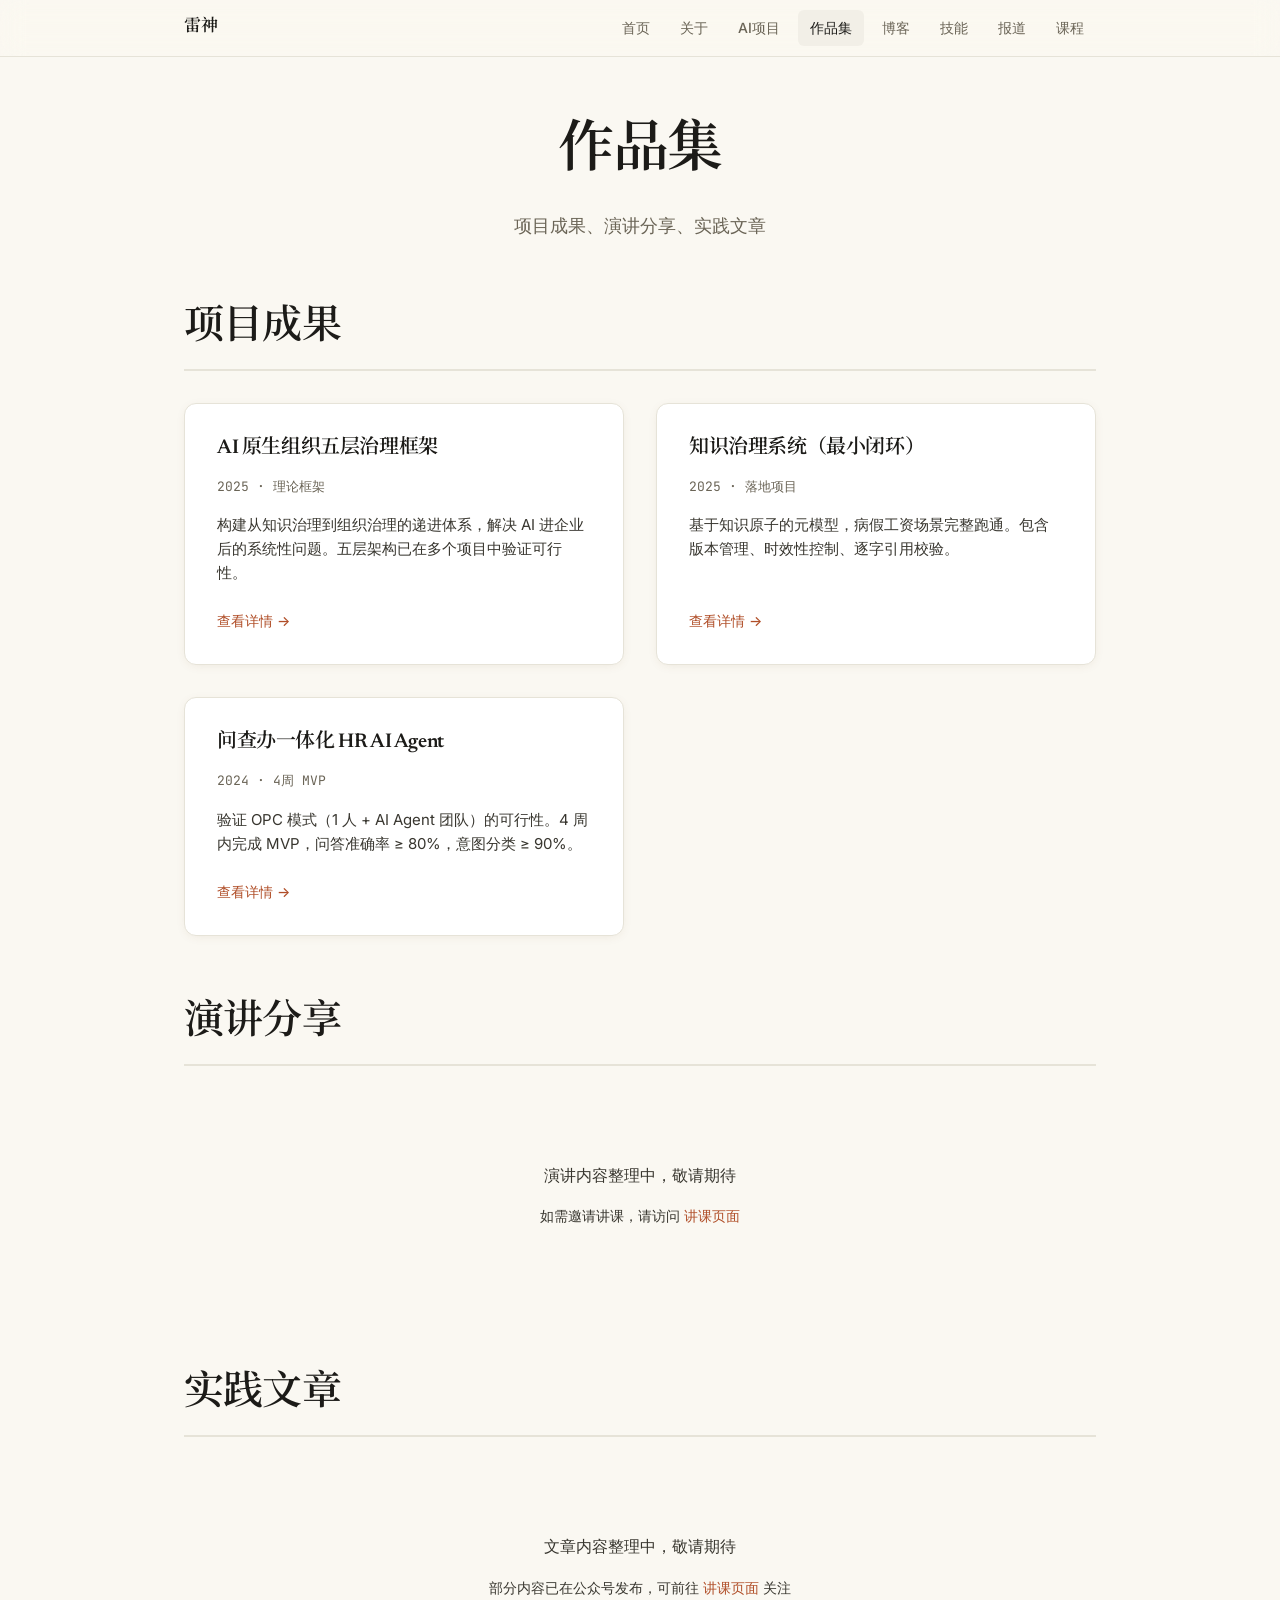
<file: portfolio.html>
<!DOCTYPE html>
<html lang="zh-CN">
<head>
  <meta charset="UTF-8">
  <meta name="viewport" content="width=device-width, initial-scale=1.0">
  <title>作品集 - 雷神</title>
  <meta name="description" content="雷神的作品集：项目成果、演讲、文章">
  <!-- Open Graph -->
  <meta property="og:type" content="website">
  <meta property="og:title" content="作品集 - 雷神">
  <meta property="og:description" content="AI × HR 交叉领域项目成果、公众号原创文章、社群分享。">
  <meta property="og:image" content="https://leishenai.ccwu.cc/assets/img/头像.jpg">
  <meta property="og:url" content="https://leishenai.ccwu.cc/portfolio.html">
  <meta property="og:locale" content="zh_CN">
  <link rel="icon" type="image/jpeg" href="assets/img/头像.jpg">
  <link rel="preconnect" href="https://fonts.googleapis.com">
  <link rel="preconnect" href="https://fonts.gstatic.com" crossorigin>
  <link href="https://fonts.googleapis.com/css2?family=Inter:wght@400;500;600;700&family=Newsreader:opsz,wght@6..72,400;6..72,500;6..72,600&family=Noto+Serif+SC:wght@400;500;600&family=JetBrains+Mono:wght@400;500&display=swap" rel="stylesheet">
  <link rel="stylesheet" href="css/vars.css">
  <link rel="stylesheet" href="css/base.css">
  <link rel="stylesheet" href="css/nav.css">
  <style>
    .page-header {
      padding-top: var(--space-8);
      padding-bottom: var(--space-6);
      text-align: center;
    }

    .page-header p {
      color: var(--muted);
      font-size: 18px;
    }

    /* 作品分类 */
    .portfolio-section {
      padding-bottom: var(--space-12);
    }

    .category {
      margin-bottom: var(--space-8);
    }

    .category h2 {
      margin-bottom: var(--space-4);
      padding-bottom: var(--space-2);
      border-bottom: 2px solid var(--hair);
    }

    .items-grid {
      display: grid;
      grid-template-columns: repeat(auto-fill, minmax(300px, 1fr));
      gap: var(--space-4);
    }

    .portfolio-item {
      background: var(--elevated);
      border: 1px solid var(--hair);
      border-radius: var(--radius-card);
      padding: var(--space-4);
      box-shadow: var(--shadow-card);
      transition: all 0.2s;
      display: flex;
      flex-direction: column;
    }

    .portfolio-item:hover {
      transform: translateY(-4px);
      box-shadow: var(--shadow-hover);
    }

    .portfolio-item h3 {
      font-size: 20px;
      margin-bottom: var(--space-2);
    }

    .portfolio-item-meta {
      font-size: 13px;
      color: var(--muted);
      margin-bottom: var(--space-2);
      font-family: var(--font-mono);
    }

    .portfolio-item-desc {
      font-size: 15px;
      color: var(--ink-2);
      line-height: 1.6;
      margin-bottom: var(--space-3);
      flex-grow: 1;
    }

    .portfolio-item-link {
      display: inline-flex;
      align-items: center;
      gap: 6px;
      font-size: 14px;
      font-weight: 500;
      color: var(--accent-ink);
    }

    .portfolio-item-link:hover {
      color: var(--accent);
    }

    /* 占位提示 */
    .placeholder {
      text-align: center;
      padding: var(--space-8) var(--space-3);
      color: var(--muted);
    }

    .placeholder p {
      font-size: 16px;
      margin-bottom: var(--space-2);
    }

    @media (max-width: 768px) {
      .items-grid {
        grid-template-columns: 1fr;
      }
    }
  </style>
</head>
<body>
  <!-- 导航栏 -->
  <nav class="topnav">
    <div class="topnav-inner">
      <a href="index.html" class="topnav-brand">雷神</a>
      <div class="topnav-links">
        <a href="index.html">首页</a>
        <a href="about.html">关于</a>
        <a href="projects.html">AI项目</a>
        <a href="portfolio.html" class="active">作品集</a>
        <a href="blog/index.html">博客</a>
        <a href="skills.html">技能</a>
        <a href="news.html">报道</a>
        <a href="speaking.html">课程</a>
      </div>
      <button class="hamburger" id="hamburger">
        <span></span>
        <span></span>
        <span></span>
      </button>
    </div>
  </nav>

  <!-- 页面头部 -->
  <div class="page-header">
    <div class="container">
      <h1>作品集</h1>
      <p>项目成果、演讲分享、实践文章</p>
    </div>
  </div>

  <!-- 作品内容 -->
  <section class="portfolio-section">
    <div class="container">

      <!-- 项目成果 -->
      <div class="category">
        <h2>项目成果</h2>
        <div class="items-grid">
          <div class="portfolio-item">
            <h3>AI 原生组织五层治理框架</h3>
            <div class="portfolio-item-meta">2025 · 理论框架</div>
            <div class="portfolio-item-desc">
              构建从知识治理到组织治理的递进体系，解决 AI 进企业后的系统性问题。五层架构已在多个项目中验证可行性。
            </div>
            <a href="projects.html" class="portfolio-item-link">查看详情 →</a>
          </div>

          <div class="portfolio-item">
            <h3>知识治理系统（最小闭环）</h3>
            <div class="portfolio-item-meta">2025 · 落地项目</div>
            <div class="portfolio-item-desc">
              基于知识原子的元模型，病假工资场景完整跑通。包含版本管理、时效性控制、逐字引用校验。
            </div>
            <a href="projects.html" class="portfolio-item-link">查看详情 →</a>
          </div>

          <div class="portfolio-item">
            <h3>问查办一体化 HR AI Agent</h3>
            <div class="portfolio-item-meta">2024 · 4周 MVP</div>
            <div class="portfolio-item-desc">
              验证 OPC 模式（1 人 + AI Agent 团队）的可行性。4 周内完成 MVP，问答准确率 ≥ 80%，意图分类 ≥ 90%。
            </div>
            <a href="projects.html" class="portfolio-item-link">查看详情 →</a>
          </div>
        </div>
      </div>

      <!-- 演讲分享 -->
      <div class="category">
        <h2>演讲分享</h2>
        <div class="placeholder">
          <p>演讲内容整理中，敬请期待</p>
          <p style="font-size: 14px;">如需邀请讲课，请访问 <a href="speaking.html">讲课页面</a></p>
        </div>
      </div>

      <!-- 文章 -->
      <div class="category">
        <h2>实践文章</h2>
        <div class="placeholder">
          <p>文章内容整理中，敬请期待</p>
          <p style="font-size: 14px;">部分内容已在公众号发布，可前往 <a href="speaking.html">讲课页面</a> 关注</p>
        </div>
      </div>

    </div>
  </section>

  <script>
    // 导航菜单
    const hamburger = document.getElementById('hamburger');
    const navLinks = document.querySelector('.topnav-links');

    hamburger.addEventListener('click', () => {
      hamburger.classList.toggle('active');
      navLinks.classList.toggle('active');
    });
  </script>
</body>
</html>
</file>
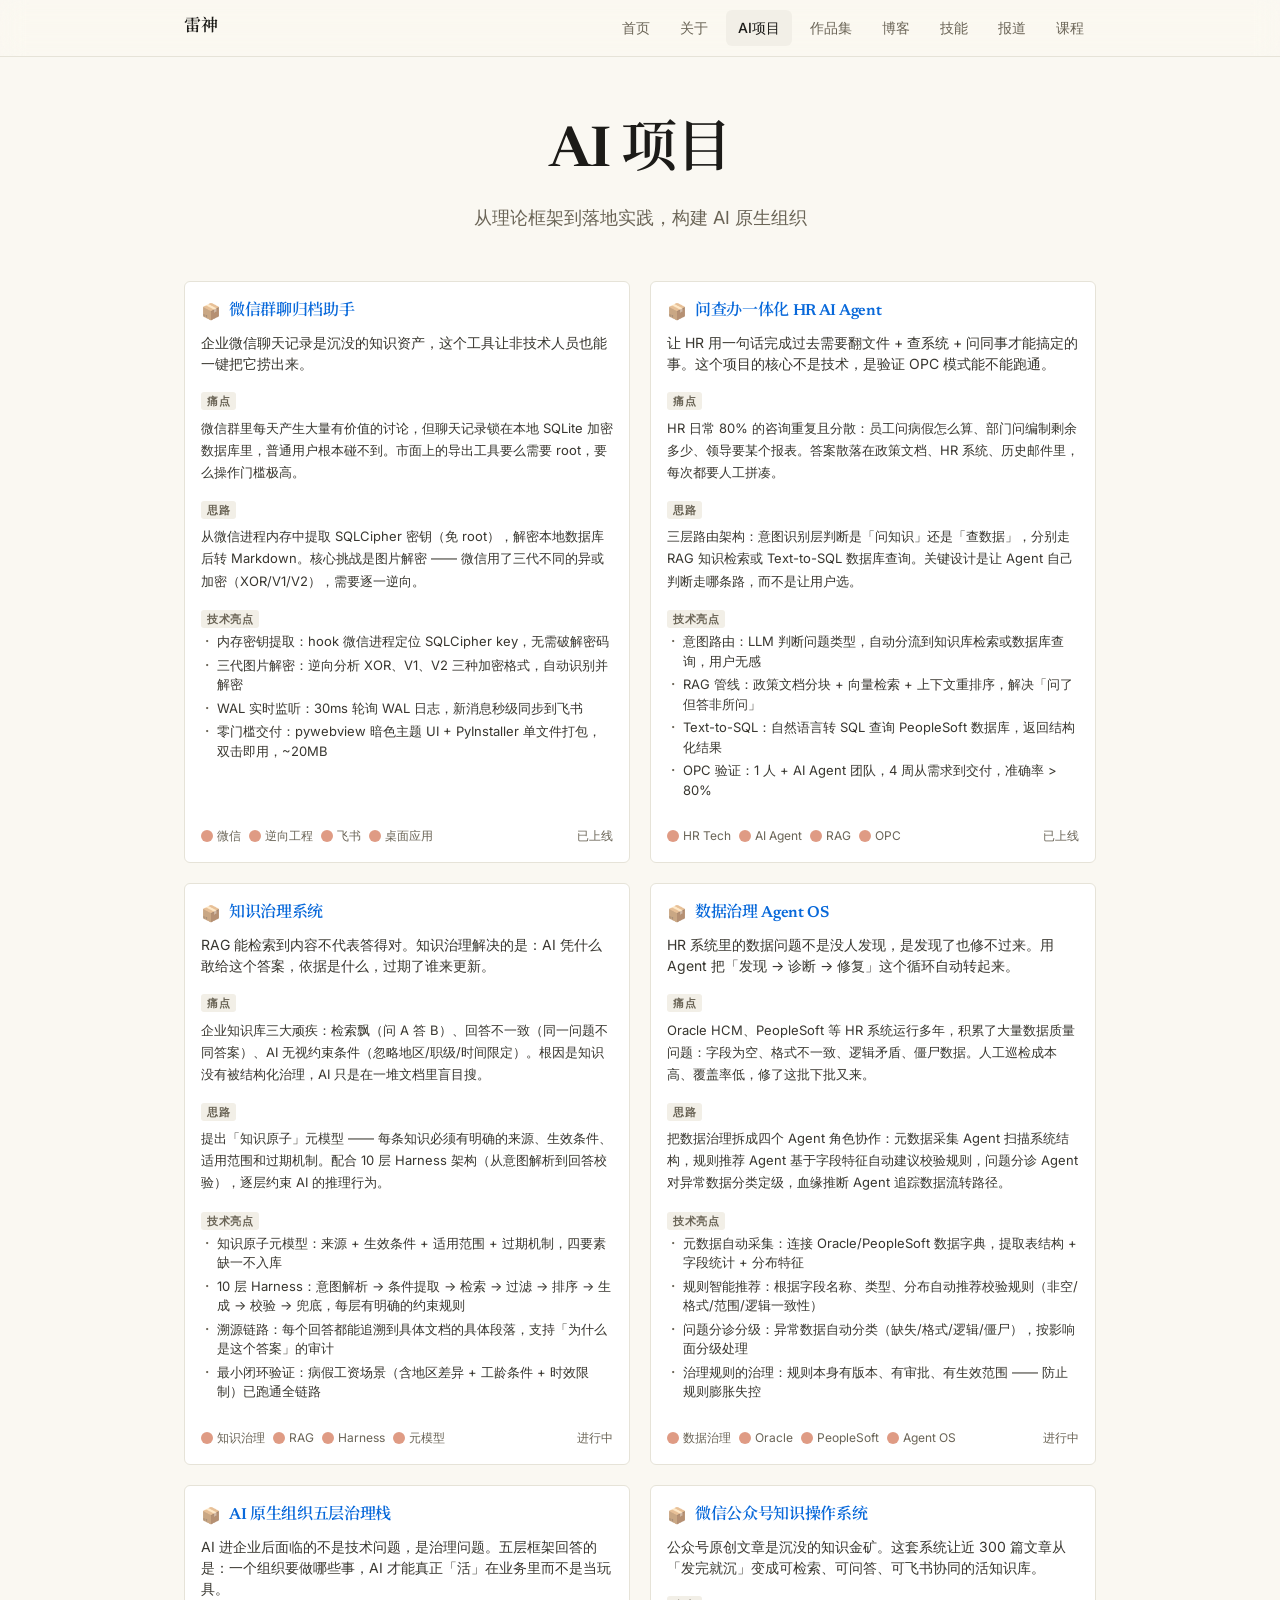
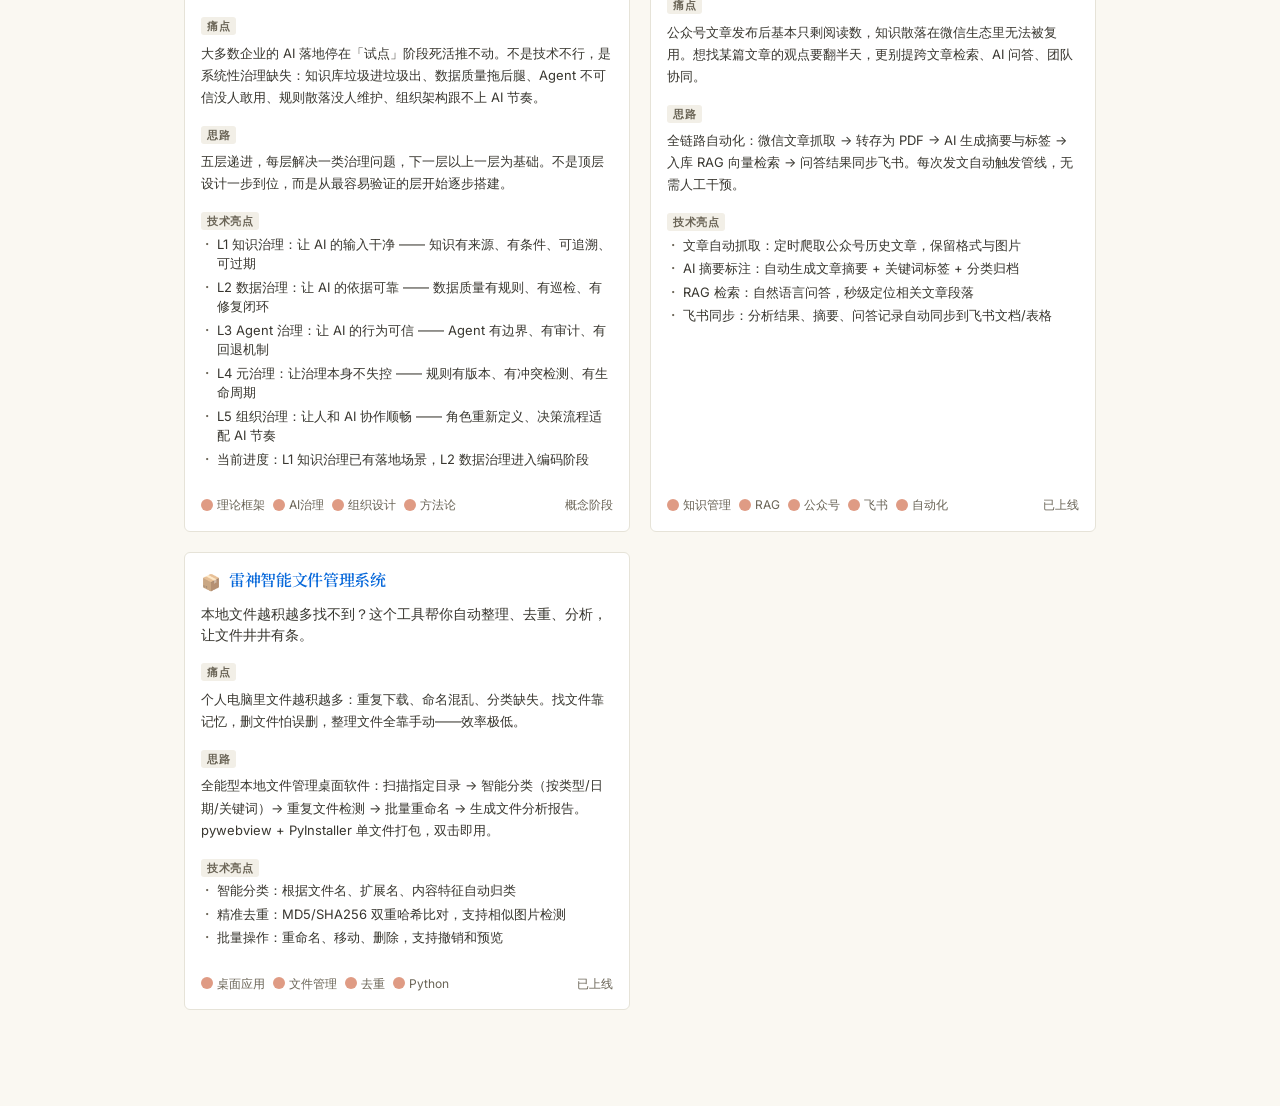
<file: projects.html>
<!DOCTYPE html>
<html lang="zh-CN">
<head>
  <meta charset="UTF-8">
  <meta name="viewport" content="width=device-width, initial-scale=1.0">
  <title>AI 项目 - 雷神</title>
  <meta name="description" content="雷神的 AI Agent 项目展示：知识治理、数据治理、HR AI Agent">
  <!-- Open Graph -->
  <meta property="og:type" content="website">
  <meta property="og:title" content="AI 项目 - 雷神">
  <meta property="og:description" content="从理论框架到落地实践：微信归档助手、HR AI Agent、知识治理、数据治理、五层治理栈。">
  <meta property="og:image" content="https://leishenai.ccwu.cc/assets/img/头像.jpg">
  <meta property="og:url" content="https://leishenai.ccwu.cc/projects.html">
  <meta property="og:locale" content="zh_CN">
  <link rel="icon" type="image/jpeg" href="assets/img/头像.jpg">
  <link rel="preconnect" href="https://fonts.googleapis.com">
  <link rel="preconnect" href="https://fonts.gstatic.com" crossorigin>
  <link href="https://fonts.googleapis.com/css2?family=Inter:wght@400;500;600;700&family=Newsreader:opsz,wght@6..72,400;6..72,500;6..72,600&family=Noto+Serif+SC:wght@400;500;600&family=JetBrains+Mono:wght@400;500&display=swap" rel="stylesheet">
  <link rel="stylesheet" href="css/vars.css">
  <link rel="stylesheet" href="css/base.css">
  <link rel="stylesheet" href="css/nav.css">
  <style>
    .page-header {
      padding-top: var(--space-8);
      padding-bottom: var(--space-4);
      text-align: center;
    }

    .page-header h1 {
      margin-bottom: var(--space-2);
    }

    .page-header p {
      color: var(--muted);
      font-size: 18px;
    }

    .projects-section {
      padding-bottom: var(--space-12);
    }

    .projects-list {
      display: grid;
      grid-template-columns: repeat(2, 1fr);
      gap: 20px;
    }

    .project-card {
      background: var(--elevated);
      border: 1px solid var(--hair);
      border-radius: 6px;
      padding: 16px;
      transition: border-color 0.15s;
      position: relative;
      display: flex;
      flex-direction: column;
    }

    .project-card:hover {
      border-color: var(--accent);
    }

    .project-card-header {
      display: flex;
      align-items: center;
      gap: 8px;
      margin-bottom: 8px;
    }

    .project-card-icon {
      font-size: 16px;
      flex-shrink: 0;
      opacity: 0.7;
    }

    .project-card-title {
      flex: 1;
      min-width: 0;
    }

    .project-card h3 {
      font-size: 16px;
      font-weight: 600;
      margin-bottom: 0;
      line-height: 1.3;
      color: #0969da;
    }

    .project-card-summary {
      font-size: 14px;
      color: var(--ink-2);
      margin-bottom: 12px;
      line-height: 1.5;
    }

    .project-card-desc {
      font-size: 13px;
      color: var(--muted);
      line-height: 1.6;
      margin-bottom: 12px;
    }

    .project-card-highlights {
      list-style: none;
      padding: 0;
      margin: 0 0 12px 0;
    }

    .project-card-highlights li {
      font-size: 13px;
      color: var(--ink-2);
      line-height: 1.5;
      padding: 2px 0 2px 16px;
      position: relative;
    }

    .project-card-highlights li::before {
      content: '·';
      position: absolute;
      left: 4px;
      color: var(--muted);
      font-weight: 700;
    }

    .project-card-section {
      margin-bottom: 12px;
    }

    .project-card-section p {
      font-size: 13px;
      color: var(--ink-2);
      line-height: 1.7;
      margin: 4px 0 0 0;
    }

    .project-card-section .project-card-highlights {
      margin-bottom: 0;
    }

    .section-label {
      font-size: 11px;
      font-weight: 600;
      text-transform: uppercase;
      letter-spacing: 0.5px;
      color: var(--muted);
      background: var(--subtle, #f6f8fa);
      padding: 2px 6px;
      border-radius: 3px;
    }

    .project-card-footer {
      display: flex;
      align-items: center;
      gap: 16px;
      margin-top: auto;
      padding-top: 12px;
    }

    .project-card-tags {
      display: flex;
      flex-wrap: wrap;
      gap: 8px;
      margin-top: auto;
      padding-top: 12px;
    }

    .project-tag {
      display: inline-flex;
      align-items: center;
      gap: 4px;
      font-size: 12px;
      color: var(--muted);
    }

    .project-tag::before {
      content: '';
      width: 12px;
      height: 12px;
      border-radius: 50%;
      background: var(--accent);
      opacity: 0.7;
    }

    .project-status {
      font-size: 12px;
      color: var(--muted);
      margin-left: auto;
    }

    @media (max-width: 768px) {
      .projects-list {
        grid-template-columns: 1fr;
      }
    }
  </style>
</head>
<body>
  <!-- 导航栏 -->
  <nav class="topnav">
    <div class="topnav-inner">
      <a href="index.html" class="topnav-brand">雷神</a>
      <div class="topnav-links">
        <a href="index.html">首页</a>
        <a href="about.html">关于</a>
        <a href="projects.html" class="active">AI项目</a>
        <a href="portfolio.html">作品集</a>
        <a href="blog/index.html">博客</a>
        <a href="skills.html">技能</a>
        <a href="news.html">报道</a>
        <a href="speaking.html">课程</a>
      </div>
      <button class="hamburger" id="hamburger">
        <span></span>
        <span></span>
        <span></span>
      </button>
    </div>
  </nav>

  <!-- 页面头部 -->
  <div class="page-header">
    <div class="container">
      <h1>AI 项目</h1>
      <p>从理论框架到落地实践，构建 AI 原生组织</p>
    </div>
  </div>

  <!-- 项目列表 -->
  <section class="projects-section">
    <div class="container">
      <div class="projects-list" id="projectsList">
        <!-- 动态加载 -->
      </div>
    </div>
  </section>

  <script>
    // 导航菜单
    const hamburger = document.getElementById('hamburger');
    const navLinks = document.querySelector('.topnav-links');

    hamburger.addEventListener('click', () => {
      hamburger.classList.toggle('active');
      navLinks.classList.toggle('active');
    });

    // 加载所有项目
    fetch('data/projects.json')
      .then(res => res.json())
      .then(data => {
        const container = document.getElementById('projectsList');

        const statusText = {
          'in_progress': '进行中',
          'live': '已上线',
          'done': '已完成',
          'concept': '概念阶段'
        };

        data.projects.forEach(project => {
          const card = document.createElement('div');
          card.className = 'project-card';

          const problemHtml = project.problem
            ? `<div class="project-card-section"><span class="section-label">痛点</span><p>${project.problem}</p></div>`
            : '';

          const approachHtml = project.approach
            ? `<div class="project-card-section"><span class="section-label">思路</span><p>${project.approach}</p></div>`
            : '';

          const highlightsHtml = project.highlights
            ? `<div class="project-card-section"><span class="section-label">技术亮点</span><ul class="project-card-highlights">${project.highlights.map(h => `<li>${h}</li>`).join('')}</ul></div>`
            : '';

          card.innerHTML = `
            <div class="project-card-header">
              <div class="project-card-icon">📦</div>
              <div class="project-card-title">
                <h3>${project.name}</h3>
              </div>
            </div>
            <div class="project-card-summary">${project.summary}</div>
            ${problemHtml}
            ${approachHtml}
            ${highlightsHtml}
            <div class="project-card-tags">
              ${project.tags.map(tag => `<span class="project-tag">${tag}</span>`).join('')}
              <span class="project-status">${statusText[project.status]}</span>
            </div>
          `;
          container.appendChild(card);
        });
      });
  </script>

  <!-- JSON-LD: Projects for GEO -->
  <script type="application/ld+json">
  {
    "@context": "https://schema.org",
    "@type": "CollectionPage",
    "name": "雷神的 AI 项目",
    "url": "https://leishenai.ccwu.cc/projects.html",
    "author": {
      "@type": "Person",
      "name": "雷神",
      "url": "https://leishenai.ccwu.cc"
    },
    "mainEntity": {
      "@type": "ItemList",
      "itemListElement": [
        {
          "@type": "SoftwareApplication",
          "position": 1,
          "name": "微信群聊归档助手",
          "applicationCategory": "DesktopApplication",
          "description": "一键导出微信聊天记录到 Markdown + 飞书，支持图片解密、实时监听，零依赖单文件 EXE"
        },
        {
          "@type": "SoftwareApplication",
          "position": 2,
          "name": "问查办一体化 HR AI Agent",
          "applicationCategory": "BusinessApplication",
          "description": "自然语言完成 HR 政策问答与数据查询，OPC 模式 4 周交付 MVP，准确率超 80%"
        },
        {
          "@type": "SoftwareApplication",
          "position": 3,
          "name": "知识治理系统",
          "applicationCategory": "BusinessApplication",
          "description": "知识原子元模型 + 10 层 Harness 架构，让 AI 答得准、有依据、可追溯"
        },
        {
          "@type": "SoftwareApplication",
          "position": 4,
          "name": "数据治理 Agent OS",
          "applicationCategory": "BusinessApplication",
          "description": "Agent 驱动的 HR 系统数据质量自动巡检，支持 Oracle/PeopleSoft 元数据采集与血缘推断"
        },
        {
          "@type": "CreativeWork",
          "position": 5,
          "name": "AI 原生组织五层治理栈",
          "description": "从知识治理到组织治理的五层递进框架，系统性解决 AI 进企业的治理问题"
        }
      ]
    }
  }
  </script>
</body>
</html>
</file>
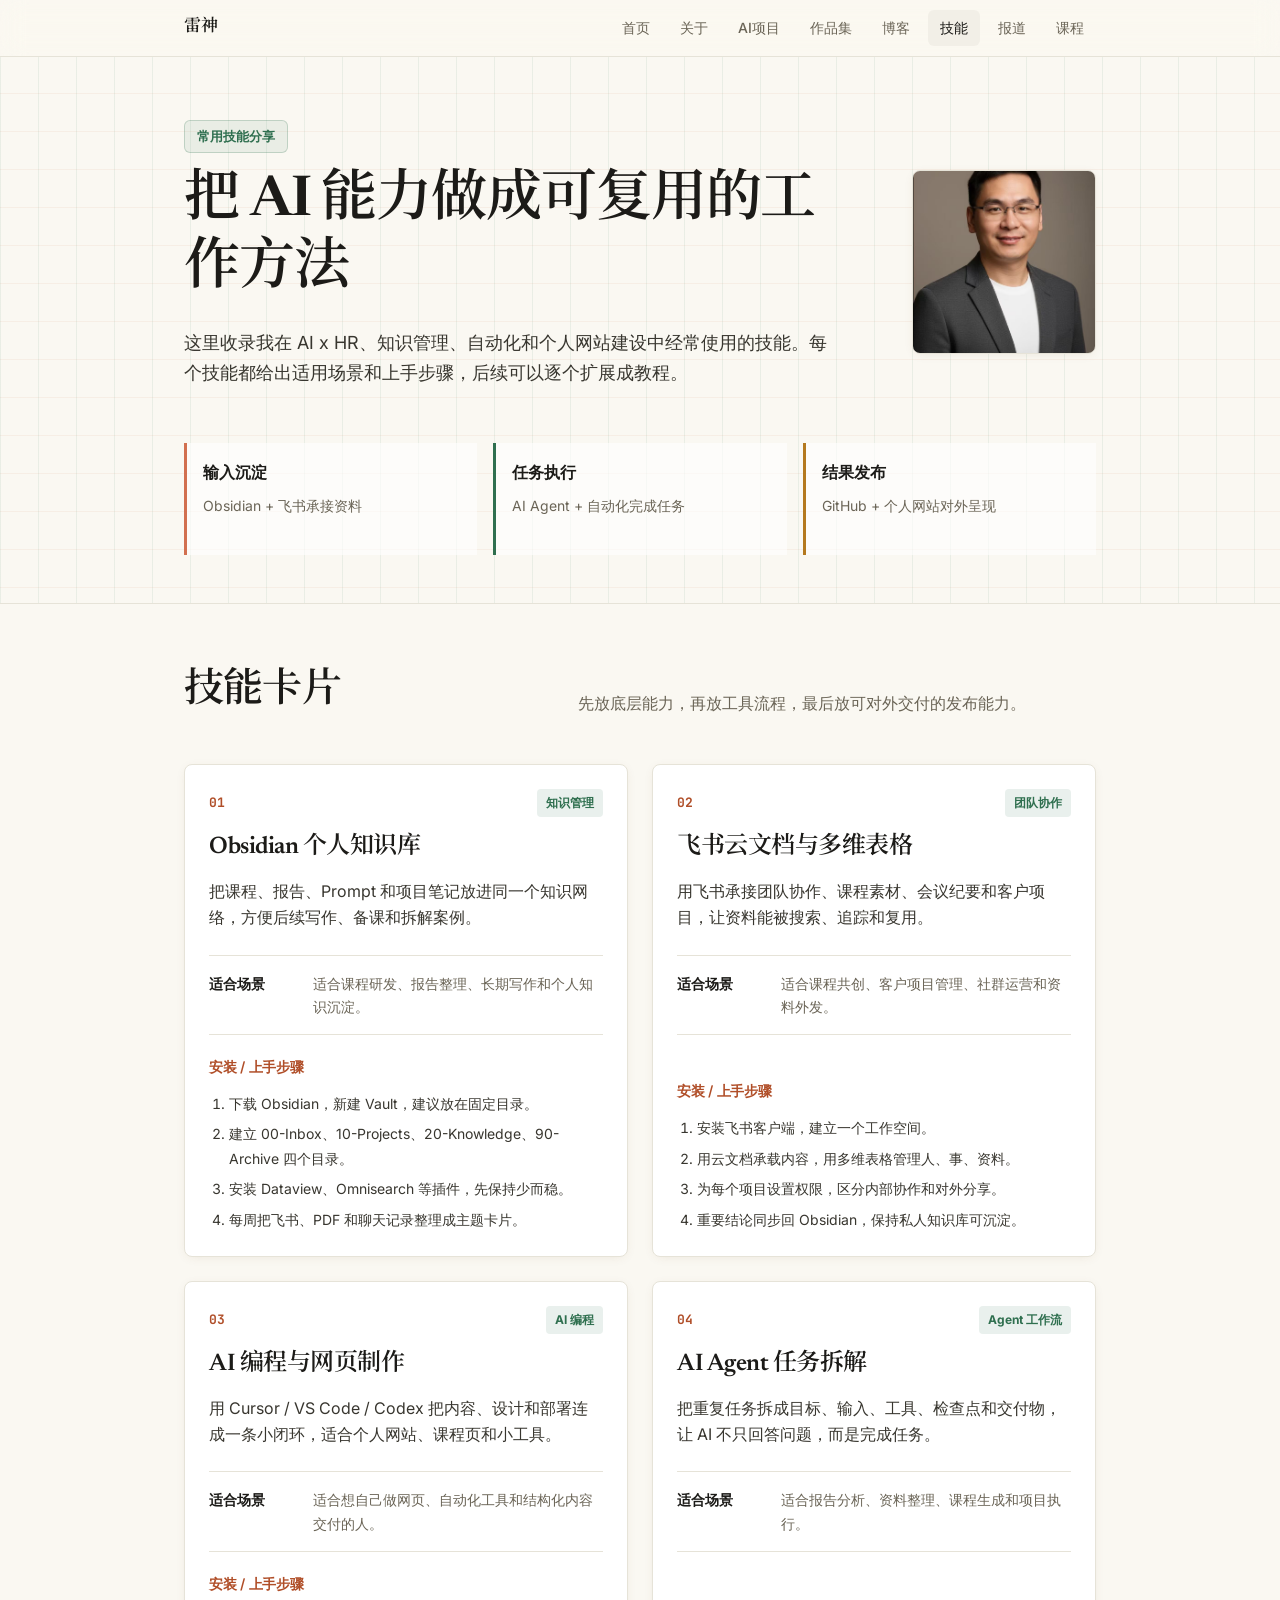
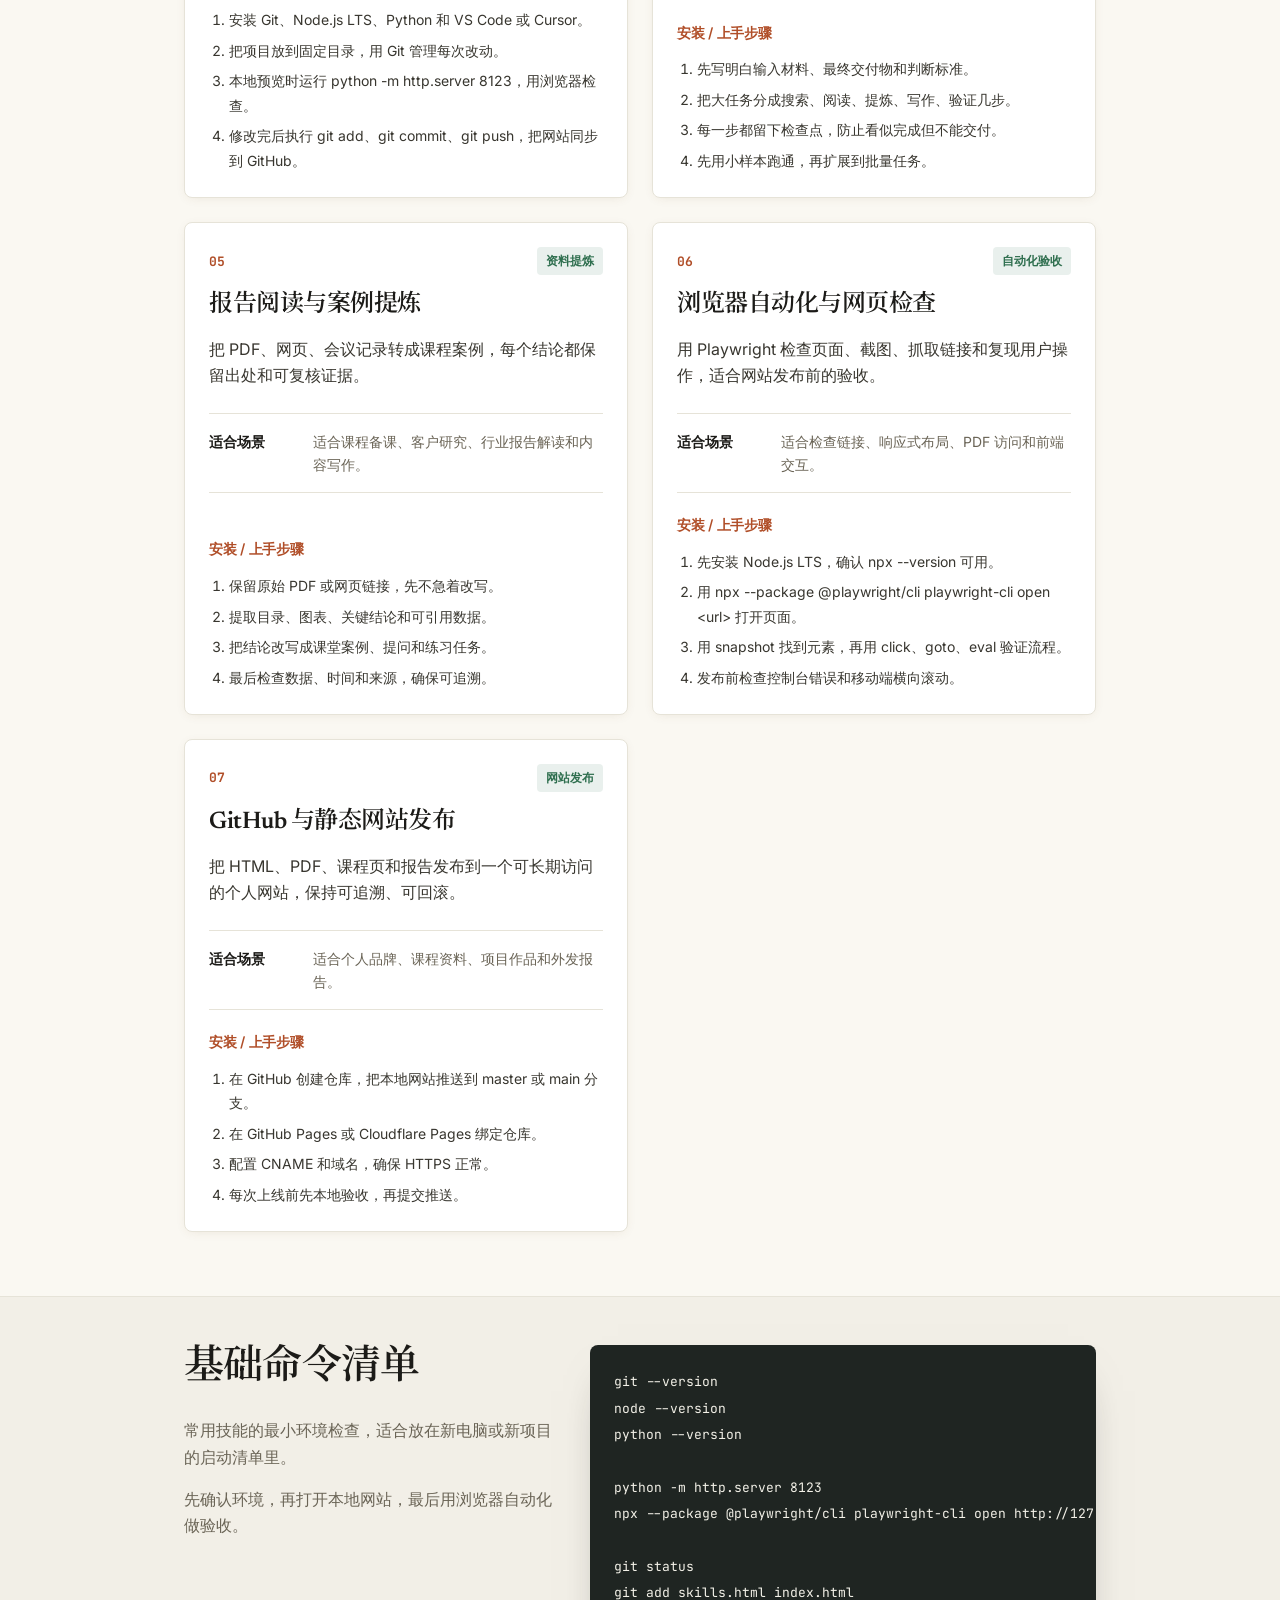
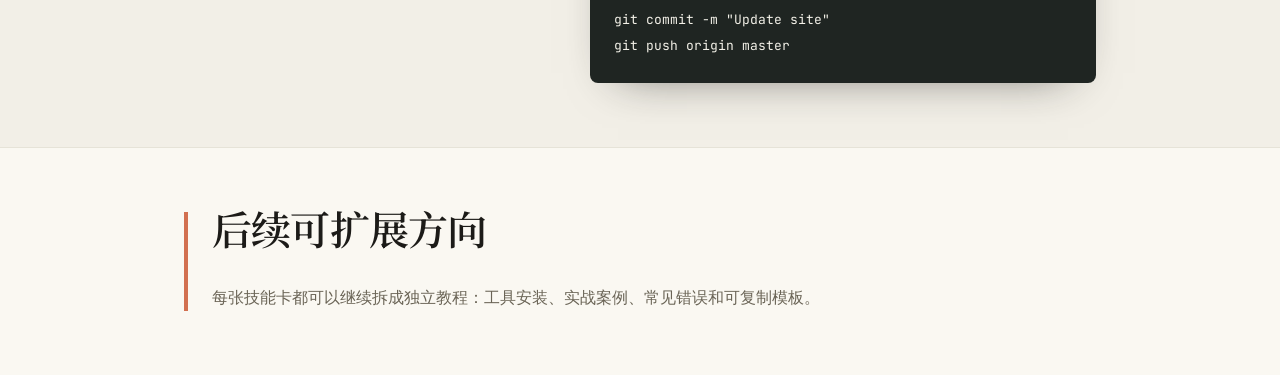
<file: skills.html>
<!DOCTYPE html>
<html lang="zh-CN">
<head>
  <meta charset="UTF-8">
  <meta name="viewport" content="width=device-width, initial-scale=1.0">
  <title>常用技能 - 雷神</title>
  <meta name="description" content="雷神的常用 AI 工作流技能清单：知识管理、AI 编程、自动化、报告阅读与个人网站发布。">
  <meta property="og:type" content="website">
  <meta property="og:title" content="常用技能 - 雷神">
  <meta property="og:description" content="雷神的常用 AI 工作流技能清单：知识管理、AI 编程、自动化、报告阅读与个人网站发布。">
  <meta property="og:image" content="https://leishenai.ccwu.cc/assets/img/%E5%A4%B4%E5%83%8F.jpg">
  <meta property="og:url" content="https://leishenai.ccwu.cc/skills.html">
  <meta property="og:locale" content="zh_CN">
  <link rel="icon" type="image/jpeg" href="assets/img/%E5%A4%B4%E5%83%8F.jpg">
  <link rel="preconnect" href="https://fonts.googleapis.com">
  <link rel="preconnect" href="https://fonts.gstatic.com" crossorigin>
  <link href="https://fonts.googleapis.com/css2?family=Inter:wght@400;500;600;700&family=Newsreader:opsz,wght@6..72,400;6..72,500;6..72,600&family=Noto+Serif+SC:wght@400;500;600&family=JetBrains+Mono:wght@400;500&display=swap" rel="stylesheet">
  <link rel="stylesheet" href="css/vars.css">
  <link rel="stylesheet" href="css/base.css">
  <link rel="stylesheet" href="css/nav.css">
  <style>
    .skills-hero {
      padding: var(--space-8) 0 var(--space-6);
      border-bottom: 1px solid var(--hair);
      background:
        linear-gradient(90deg, rgba(47,111,79,0.08) 0 1px, transparent 1px),
        linear-gradient(0deg, rgba(210,112,80,0.08) 0 1px, transparent 1px);
      background-size: 38px 38px;
    }

    .hero-layout {
      display: grid;
      grid-template-columns: minmax(0, 1fr) 220px;
      gap: var(--space-6);
      align-items: center;
    }

    .hero-kicker {
      display: inline-flex;
      align-items: center;
      margin-bottom: var(--space-2);
      padding: 5px 12px;
      border: 1px solid rgba(47,111,79,0.22);
      border-radius: 6px;
      color: var(--success);
      background: rgba(47,111,79,0.08);
      font-size: 13px;
      font-weight: 700;
    }

    .skills-hero h1 {
      max-width: 760px;
      margin-bottom: var(--space-3);
    }

    .hero-lead {
      max-width: 720px;
      font-size: 18px;
      color: var(--ink-2);
    }

    .hero-portrait {
      justify-self: end;
      width: 184px;
      aspect-ratio: 1;
      border-radius: 8px;
      object-fit: cover;
      border: 1px solid var(--hair);
      box-shadow: var(--shadow-card);
    }

    .workflow-strip {
      display: grid;
      grid-template-columns: repeat(3, 1fr);
      gap: var(--space-2);
      margin-top: var(--space-5, 40px);
    }

    .workflow-item {
      border-left: 3px solid var(--accent);
      padding: var(--space-2);
      background: rgba(255,255,255,0.62);
      min-height: 112px;
    }

    .workflow-item:nth-child(2) {
      border-left-color: var(--success);
    }

    .workflow-item:nth-child(3) {
      border-left-color: var(--warning);
    }

    .workflow-item strong {
      display: block;
      margin-bottom: 6px;
      font-size: 16px;
      color: var(--ink);
    }

    .workflow-item span {
      color: var(--muted);
      font-size: 14px;
      line-height: 1.6;
    }

    .skills-section {
      padding: var(--space-8) 0;
    }

    .section-intro {
      display: grid;
      grid-template-columns: 0.7fr 1fr;
      gap: var(--space-4);
      align-items: end;
      margin-bottom: var(--space-6);
    }

    .section-intro h2 {
      margin-bottom: 0;
    }

    .section-intro p {
      margin-bottom: 0;
      color: var(--muted);
    }

    .skills-grid {
      display: grid;
      grid-template-columns: repeat(2, minmax(0, 1fr));
      gap: var(--space-3);
    }

    .skill-card {
      background: var(--elevated);
      border: 1px solid var(--hair);
      border-radius: 8px;
      padding: var(--space-3);
      box-shadow: var(--shadow-card);
      display: flex;
      flex-direction: column;
      min-height: 100%;
    }

    .skill-card-head {
      display: flex;
      justify-content: space-between;
      align-items: center;
      gap: var(--space-2);
      margin-bottom: var(--space-2);
    }

    .skill-num {
      font-family: var(--font-mono);
      color: var(--accent-ink);
      font-size: 13px;
      font-weight: 700;
    }

    .skill-tag {
      font-size: 12px;
      font-weight: 700;
      color: var(--success);
      background: rgba(47,111,79,0.1);
      border-radius: 4px;
      padding: 4px 9px;
    }

    .skill-card h3 {
      font-size: 24px;
      margin-bottom: var(--space-2);
    }

    .skill-card p {
      color: var(--ink-2);
      margin-bottom: var(--space-3);
    }

    .fit-line {
      display: grid;
      grid-template-columns: 88px 1fr;
      gap: var(--space-2);
      padding: var(--space-2) 0;
      border-top: 1px solid var(--hair);
      border-bottom: 1px solid var(--hair);
      margin-bottom: var(--space-3);
      font-size: 14px;
    }

    .fit-line strong {
      color: var(--ink);
    }

    .fit-line span {
      color: var(--muted);
    }

    .steps-block {
      margin-top: auto;
    }

    .steps-block h4 {
      font-family: var(--font-sans);
      font-size: 14px;
      color: var(--accent-ink);
      margin-bottom: var(--space-2);
    }

    .steps-block ol {
      padding-left: 20px;
      color: var(--ink-2);
      font-size: 14px;
      line-height: 1.75;
    }

    .steps-block li + li {
      margin-top: 6px;
    }

    .command-section {
      padding: var(--space-6) 0 var(--space-8);
      background: var(--subtle);
      border-top: 1px solid var(--hair);
      border-bottom: 1px solid var(--hair);
    }

    .command-layout {
      display: grid;
      grid-template-columns: 0.85fr 1.15fr;
      gap: var(--space-4);
      align-items: start;
    }

    .command-copy p {
      color: var(--muted);
    }

    .code-panel {
      background: #1f2522;
      color: #f3f1e8;
      border-radius: 8px;
      padding: var(--space-3);
      overflow-x: auto;
      box-shadow: 0 18px 45px -28px rgba(28,27,24,0.65);
    }

    .code-panel code {
      background: transparent;
      color: inherit;
      padding: 0;
      font-size: 13px;
      line-height: 1.8;
      white-space: pre;
    }

    .next-section {
      padding: var(--space-8) 0;
    }

    .next-box {
      border-left: 4px solid var(--accent);
      padding-left: var(--space-3);
      max-width: 760px;
    }

    .next-box p {
      color: var(--muted);
      margin-bottom: 0;
    }

    @media (max-width: 860px) {
      .hero-layout,
      .section-intro,
      .command-layout {
        grid-template-columns: 1fr;
      }

      .hero-portrait {
        justify-self: start;
        width: 132px;
      }

      .workflow-strip,
      .skills-grid {
        grid-template-columns: 1fr;
      }
    }

    @media (max-width: 520px) {
      .skills-hero {
        padding-top: var(--space-6);
      }

      .fit-line {
        grid-template-columns: 1fr;
        gap: 4px;
      }

      .skill-card {
        padding: var(--space-2);
      }
    }
  </style>
</head>
<body>
  <nav class="topnav">
    <div class="topnav-inner">
      <a href="index.html" class="topnav-brand">雷神</a>
      <div class="topnav-links">
        <a href="index.html">首页</a>
        <a href="about.html">关于</a>
        <a href="projects.html">AI项目</a>
        <a href="portfolio.html">作品集</a>
        <a href="blog/index.html">博客</a>
        <a href="skills.html" class="active">技能</a>
        <a href="news.html">报道</a>
        <a href="speaking.html">课程</a>
      </div>
      <button class="hamburger" id="hamburger">
        <span></span>
        <span></span>
        <span></span>
      </button>
    </div>
  </nav>

  <header class="skills-hero">
    <div class="container">
      <div class="hero-layout">
        <div>
          <div class="hero-kicker">常用技能分享</div>
          <h1>把 AI 能力做成可复用的工作方法</h1>
          <p class="hero-lead">这里收录我在 AI x HR、知识管理、自动化和个人网站建设中经常使用的技能。每个技能都给出适用场景和上手步骤，后续可以逐个扩展成教程。</p>
        </div>
        <img src="assets/img/%E5%A4%B4%E5%83%8F.jpg" alt="雷神" class="hero-portrait">
      </div>
      <div class="workflow-strip">
        <div class="workflow-item"><strong>输入沉淀</strong><span>Obsidian + 飞书承接资料</span></div>
        <div class="workflow-item"><strong>任务执行</strong><span>AI Agent + 自动化完成任务</span></div>
        <div class="workflow-item"><strong>结果发布</strong><span>GitHub + 个人网站对外呈现</span></div>
      </div>
    </div>
  </header>

  <main>
    <section class="skills-section">
      <div class="container">
        <div class="section-intro">
          <h2>技能卡片</h2>
          <p>先放底层能力，再放工具流程，最后放可对外交付的发布能力。</p>
        </div>
        <div class="skills-grid">
        <article class="skill-card">
          <div class="skill-card-head">
            <span class="skill-num">01</span>
            <span class="skill-tag">知识管理</span>
          </div>
          <h3>Obsidian 个人知识库</h3>
          <p>把课程、报告、Prompt 和项目笔记放进同一个知识网络，方便后续写作、备课和拆解案例。</p>
          <div class="fit-line"><strong>适合场景</strong><span>适合课程研发、报告整理、长期写作和个人知识沉淀。</span></div>
          <div class="steps-block">
            <h4>安装 / 上手步骤</h4>
            <ol>
              <li>下载 Obsidian，新建 Vault，建议放在固定目录。</li>
              <li>建立 00-Inbox、10-Projects、20-Knowledge、90-Archive 四个目录。</li>
              <li>安装 Dataview、Omnisearch 等插件，先保持少而稳。</li>
              <li>每周把飞书、PDF 和聊天记录整理成主题卡片。</li>
            </ol>
          </div>
        </article>
        <article class="skill-card">
          <div class="skill-card-head">
            <span class="skill-num">02</span>
            <span class="skill-tag">团队协作</span>
          </div>
          <h3>飞书云文档与多维表格</h3>
          <p>用飞书承接团队协作、课程素材、会议纪要和客户项目，让资料能被搜索、追踪和复用。</p>
          <div class="fit-line"><strong>适合场景</strong><span>适合课程共创、客户项目管理、社群运营和资料外发。</span></div>
          <div class="steps-block">
            <h4>安装 / 上手步骤</h4>
            <ol>
              <li>安装飞书客户端，建立一个工作空间。</li>
              <li>用云文档承载内容，用多维表格管理人、事、资料。</li>
              <li>为每个项目设置权限，区分内部协作和对外分享。</li>
              <li>重要结论同步回 Obsidian，保持私人知识库可沉淀。</li>
            </ol>
          </div>
        </article>
        <article class="skill-card">
          <div class="skill-card-head">
            <span class="skill-num">03</span>
            <span class="skill-tag">AI 编程</span>
          </div>
          <h3>AI 编程与网页制作</h3>
          <p>用 Cursor / VS Code / Codex 把内容、设计和部署连成一条小闭环，适合个人网站、课程页和小工具。</p>
          <div class="fit-line"><strong>适合场景</strong><span>适合想自己做网页、自动化工具和结构化内容交付的人。</span></div>
          <div class="steps-block">
            <h4>安装 / 上手步骤</h4>
            <ol>
              <li>安装 Git、Node.js LTS、Python 和 VS Code 或 Cursor。</li>
              <li>把项目放到固定目录，用 Git 管理每次改动。</li>
              <li>本地预览时运行 python -m http.server 8123，用浏览器检查。</li>
              <li>修改完后执行 git add、git commit、git push，把网站同步到 GitHub。</li>
            </ol>
          </div>
        </article>
        <article class="skill-card">
          <div class="skill-card-head">
            <span class="skill-num">04</span>
            <span class="skill-tag">Agent 工作流</span>
          </div>
          <h3>AI Agent 任务拆解</h3>
          <p>把重复任务拆成目标、输入、工具、检查点和交付物，让 AI 不只回答问题，而是完成任务。</p>
          <div class="fit-line"><strong>适合场景</strong><span>适合报告分析、资料整理、课程生成和项目执行。</span></div>
          <div class="steps-block">
            <h4>安装 / 上手步骤</h4>
            <ol>
              <li>先写明白输入材料、最终交付物和判断标准。</li>
              <li>把大任务分成搜索、阅读、提炼、写作、验证几步。</li>
              <li>每一步都留下检查点，防止看似完成但不能交付。</li>
              <li>先用小样本跑通，再扩展到批量任务。</li>
            </ol>
          </div>
        </article>
        <article class="skill-card">
          <div class="skill-card-head">
            <span class="skill-num">05</span>
            <span class="skill-tag">资料提炼</span>
          </div>
          <h3>报告阅读与案例提炼</h3>
          <p>把 PDF、网页、会议记录转成课程案例，每个结论都保留出处和可复核证据。</p>
          <div class="fit-line"><strong>适合场景</strong><span>适合课程备课、客户研究、行业报告解读和内容写作。</span></div>
          <div class="steps-block">
            <h4>安装 / 上手步骤</h4>
            <ol>
              <li>保留原始 PDF 或网页链接，先不急着改写。</li>
              <li>提取目录、图表、关键结论和可引用数据。</li>
              <li>把结论改写成课堂案例、提问和练习任务。</li>
              <li>最后检查数据、时间和来源，确保可追溯。</li>
            </ol>
          </div>
        </article>
        <article class="skill-card">
          <div class="skill-card-head">
            <span class="skill-num">06</span>
            <span class="skill-tag">自动化验收</span>
          </div>
          <h3>浏览器自动化与网页检查</h3>
          <p>用 Playwright 检查页面、截图、抓取链接和复现用户操作，适合网站发布前的验收。</p>
          <div class="fit-line"><strong>适合场景</strong><span>适合检查链接、响应式布局、PDF 访问和前端交互。</span></div>
          <div class="steps-block">
            <h4>安装 / 上手步骤</h4>
            <ol>
              <li>先安装 Node.js LTS，确认 npx --version 可用。</li>
              <li>用 npx --package @playwright/cli playwright-cli open &lt;url&gt; 打开页面。</li>
              <li>用 snapshot 找到元素，再用 click、goto、eval 验证流程。</li>
              <li>发布前检查控制台错误和移动端横向滚动。</li>
            </ol>
          </div>
        </article>
        <article class="skill-card">
          <div class="skill-card-head">
            <span class="skill-num">07</span>
            <span class="skill-tag">网站发布</span>
          </div>
          <h3>GitHub 与静态网站发布</h3>
          <p>把 HTML、PDF、课程页和报告发布到一个可长期访问的个人网站，保持可追溯、可回滚。</p>
          <div class="fit-line"><strong>适合场景</strong><span>适合个人品牌、课程资料、项目作品和外发报告。</span></div>
          <div class="steps-block">
            <h4>安装 / 上手步骤</h4>
            <ol>
              <li>在 GitHub 创建仓库，把本地网站推送到 master 或 main 分支。</li>
              <li>在 GitHub Pages 或 Cloudflare Pages 绑定仓库。</li>
              <li>配置 CNAME 和域名，确保 HTTPS 正常。</li>
              <li>每次上线前先本地验收，再提交推送。</li>
            </ol>
          </div>
        </article>
        </div>
      </div>
    </section>

    <section class="command-section">
      <div class="container command-layout">
        <div class="command-copy">
          <h2>基础命令清单</h2>
          <p>常用技能的最小环境检查，适合放在新电脑或新项目的启动清单里。</p>
          <p>先确认环境，再打开本地网站，最后用浏览器自动化做验收。</p>
        </div>
        <pre class="code-panel"><code>git --version
node --version
python --version

python -m http.server 8123
npx --package @playwright/cli playwright-cli open http://127.0.0.1:8123

git status
git add skills.html index.html
git commit -m "Update site"
git push origin master</code></pre>
      </div>
    </section>

    <section class="next-section">
      <div class="container">
        <div class="next-box">
          <h2>后续可扩展方向</h2>
          <p>每张技能卡都可以继续拆成独立教程：工具安装、实战案例、常见错误和可复制模板。</p>
        </div>
      </div>
    </section>
  </main>

  <script>
    const hamburger = document.getElementById('hamburger');
    const navLinks = document.querySelector('.topnav-links');

    hamburger.addEventListener('click', () => {
      hamburger.classList.toggle('active');
      navLinks.classList.toggle('active');
    });
  </script>
</body>
</html>
</file>
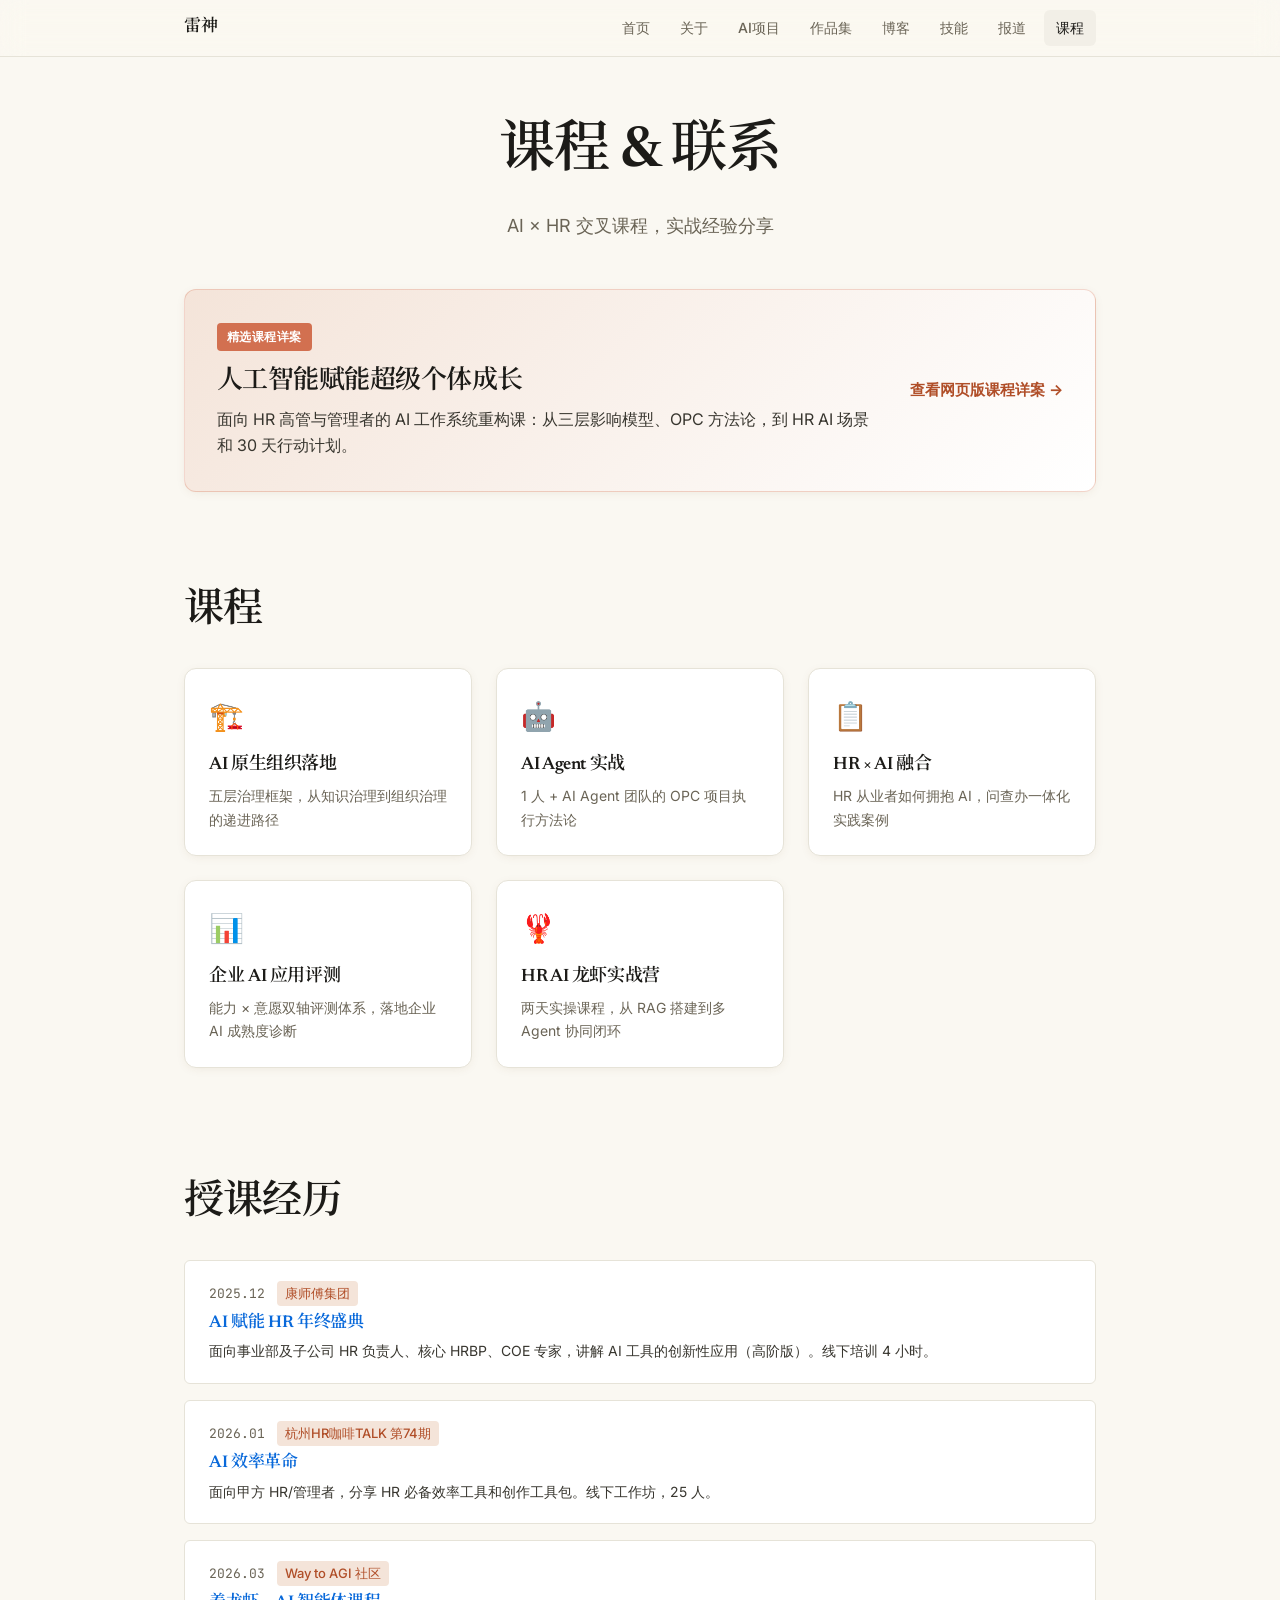
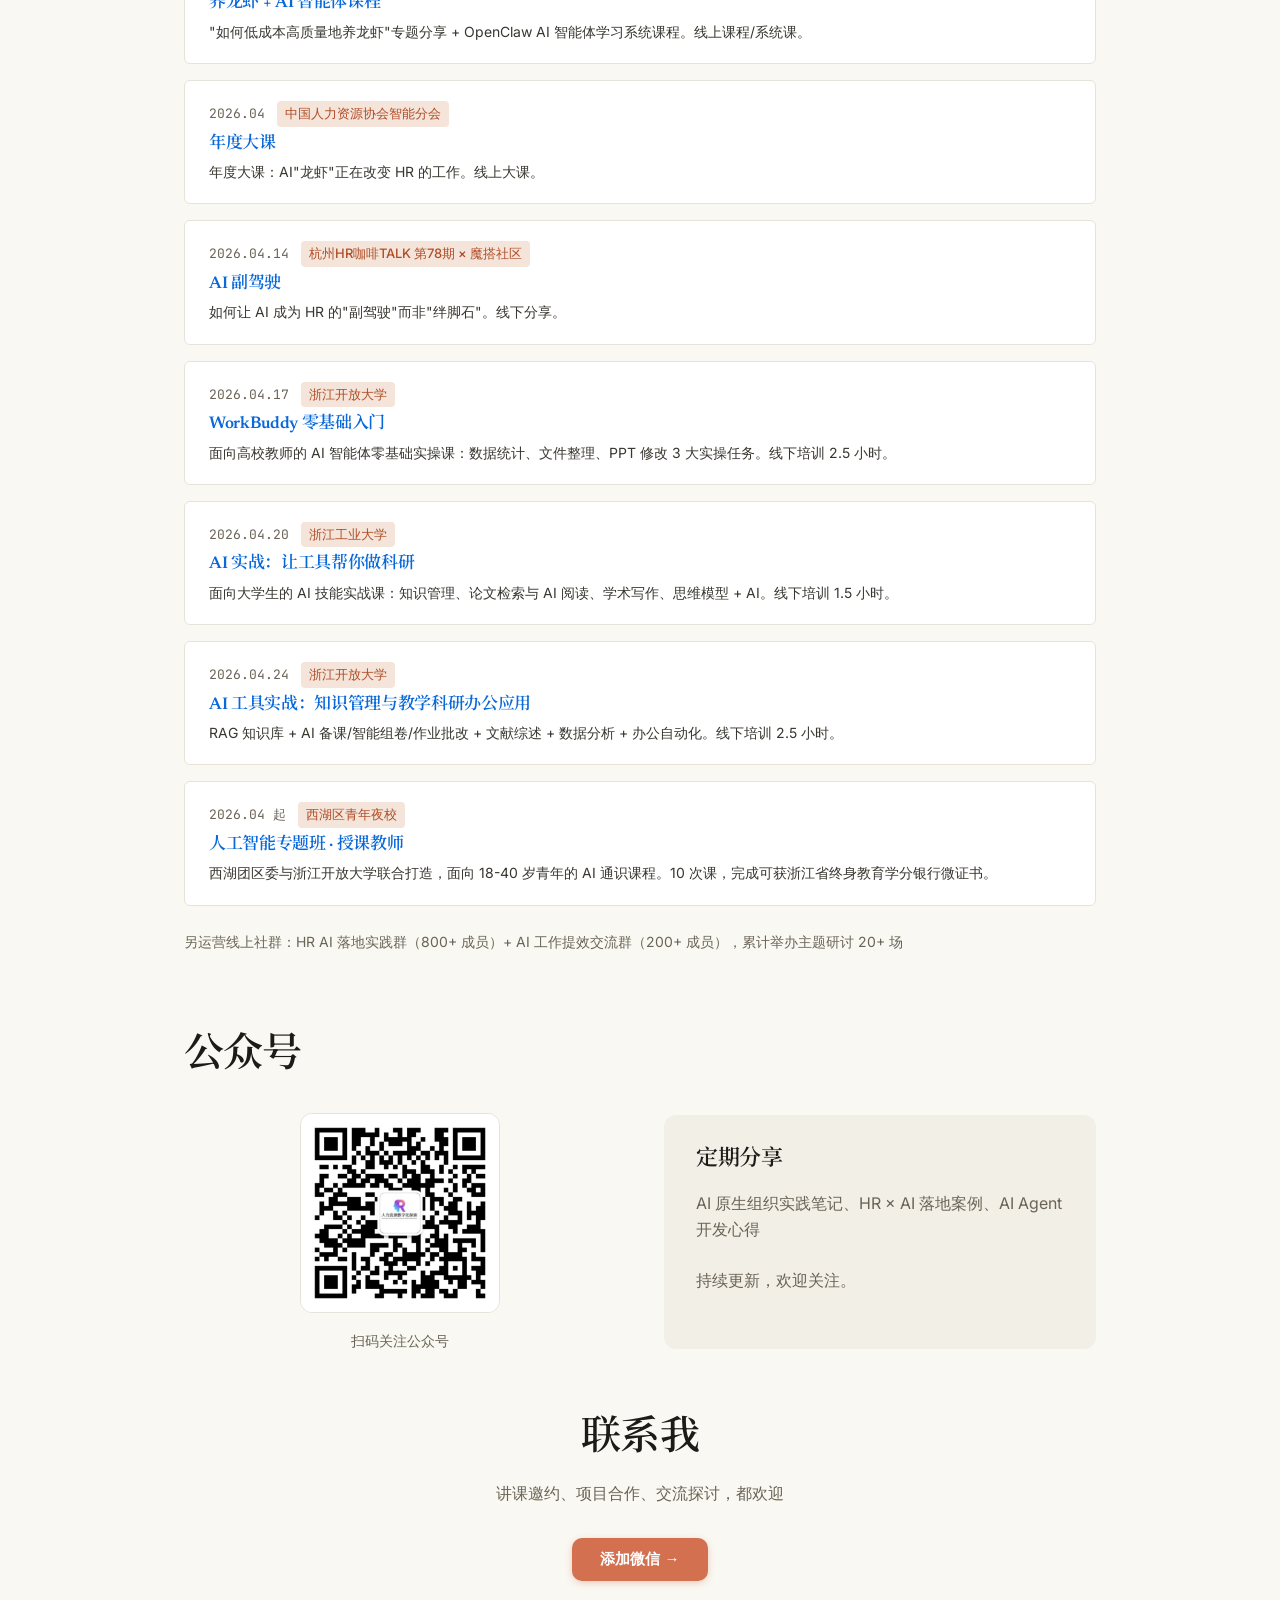
<file: speaking.html>
<!DOCTYPE html>
<html lang="zh-CN">
<head>
  <meta charset="UTF-8">
  <meta name="viewport" content="width=device-width, initial-scale=1.0">
  <title>课程 & 联系 - 雷神</title>
  <meta name="description" content="雷神的课程与联系方式">
  <!-- Open Graph -->
  <meta property="og:type" content="website">
  <meta property="og:title" content="课程 & 联系 - 雷神">
  <meta property="og:description" content="AI × HR 交叉课程：AI 原生组织落地、AI Agent 实战、HR AI 融合。西湖区青年夜校授课教师。">
  <meta property="og:image" content="https://leishenai.ccwu.cc/assets/img/头像.jpg">
  <meta property="og:url" content="https://leishenai.ccwu.cc/speaking.html">
  <meta property="og:locale" content="zh_CN">
  <link rel="icon" type="image/jpeg" href="assets/img/头像.jpg">
  <link rel="preconnect" href="https://fonts.googleapis.com">
  <link rel="preconnect" href="https://fonts.gstatic.com" crossorigin>
  <link href="https://fonts.googleapis.com/css2?family=Inter:wght@400;500;600;700&family=Newsreader:opsz,wght@6..72,400;6..72,500;6..72,600&family=Noto+Serif+SC:wght@400;500;600&family=JetBrains+Mono:wght@400;500&display=swap" rel="stylesheet">
  <link rel="stylesheet" href="css/vars.css">
  <link rel="stylesheet" href="css/base.css">
  <link rel="stylesheet" href="css/nav.css">
  <style>
    .page-header {
      padding-top: var(--space-8);
      padding-bottom: var(--space-4);
      text-align: center;
    }

    .page-header p {
      color: var(--muted);
      font-size: 18px;
    }

    /* 讲课话题 */
    .topics-section {
      padding-top: var(--space-6);
      padding-bottom: var(--space-8);
    }

    .topics-section h2 {
      margin-bottom: var(--space-4);
    }

    .topics-grid {
      display: grid;
      grid-template-columns: repeat(auto-fill, minmax(240px, 1fr));
      gap: var(--space-3);
      margin-bottom: var(--space-6);
    }

    .topic-card {
      background: var(--elevated);
      border: 1px solid var(--hair);
      border-radius: var(--radius-card);
      padding: var(--space-3);
      box-shadow: var(--shadow-card);
      transition: all 0.2s;
    }

    .topic-card:hover {
      border-color: var(--accent);
      box-shadow: var(--shadow-hover);
    }

    .topic-icon {
      font-size: 28px;
      margin-bottom: var(--space-2);
    }

    .topic-card h3 {
      font-size: 18px;
      margin-bottom: var(--space-1);
    }

    .topic-card p {
      font-size: 14px;
      color: var(--muted);
      margin: 0;
    }

    /* 公众号区域 */
    .wechat-section {
      padding-bottom: var(--space-8);
    }

    .wechat-section h2 {
      margin-bottom: var(--space-4);
    }

    .wechat-grid {
      display: grid;
      grid-template-columns: 1fr 1fr;
      gap: var(--space-6);
      align-items: center;
    }

    .qrcode-box {
      text-align: center;
    }

    .qrcode-box img {
      width: 200px;
      height: 200px;
      border-radius: var(--radius-card);
      border: 1px solid var(--hair);
      margin: 0 auto var(--space-2);
      object-fit: cover;
    }

    .qrcode-box p {
      font-size: 14px;
      color: var(--muted);
      margin: 0;
    }

    .wechat-cta {
      padding: var(--space-4);
      background: var(--subtle);
      border-radius: var(--radius-card);
    }

    .wechat-cta h3 {
      font-size: 22px;
      margin-bottom: var(--space-2);
    }

    .wechat-cta p {
      color: var(--muted);
      margin-bottom: var(--space-3);
    }

    /* 联系我按钮 */
    .contact-section {
      padding-bottom: var(--space-12);
      text-align: center;
    }

    /* 授课经历 */
    .speaking-history {
      padding-bottom: var(--space-8);
    }

    .speaking-history h2 {
      margin-bottom: var(--space-4);
    }

    .speaking-list {
      display: flex;
      flex-direction: column;
      gap: 16px;
    }

    .speaking-item {
      display: block;
      background: var(--elevated);
      border: 1px solid var(--hair);
      border-radius: 6px;
      padding: 20px 24px;
      text-decoration: none;
      color: inherit;
      transition: border-color 0.15s;
    }

    .speaking-item:hover {
      border-color: var(--accent);
    }

    .speaking-item-meta {
      display: flex;
      align-items: center;
      gap: 12px;
      margin-bottom: 8px;
    }

    .speaking-date {
      font-family: var(--font-mono);
      font-size: 13px;
      color: var(--muted);
    }

    .speaking-org {
      font-size: 13px;
      font-weight: 500;
      color: var(--accent-ink);
      background: var(--accent-soft);
      padding: 2px 8px;
      border-radius: 4px;
    }

    .speaking-item h3 {
      font-size: 17px;
      font-weight: 600;
      margin-bottom: 6px;
      color: #0969da;
    }

    .speaking-item p {
      font-size: 14px;
      color: var(--ink-2);
      line-height: 1.6;
      margin: 0;
    }

    .contact-section h2 {
      margin-bottom: var(--space-2);
    }

    .contact-section p {
      color: var(--muted);
      margin-bottom: var(--space-4);
    }

    /* 弹窗样式已在 base.css 定义 */


    .featured-course {
      padding-bottom: var(--space-6);
    }

    .featured-course-card {
      display: grid;
      grid-template-columns: minmax(0, 1.35fr) auto;
      gap: var(--space-4);
      align-items: center;
      background: linear-gradient(135deg, var(--accent-soft), var(--elevated));
      border: 1px solid rgba(210,112,80,0.28);
      border-radius: var(--radius-card);
      padding: var(--space-4);
      text-decoration: none;
      color: inherit;
      box-shadow: var(--shadow-card);
      transition: all 0.2s ease;
    }

    .featured-course-card:hover {
      transform: translateY(-2px);
      box-shadow: var(--shadow-hover);
      border-color: var(--accent);
    }

    .featured-course-kicker {
      display: inline-flex;
      margin-bottom: var(--space-2);
      padding: 4px 10px;
      border-radius: 4px;
      background: var(--accent);
      color: #fff;
      font-size: 12px;
      font-weight: 700;
      letter-spacing: 0.04em;
    }

    .featured-course-card h2 {
      font-size: 26px;
      margin-bottom: var(--space-1);
    }

    .featured-course-card p {
      color: var(--ink-2);
      margin: 0;
      max-width: 680px;
    }

    .featured-course-link {
      white-space: nowrap;
      font-size: 15px;
      font-weight: 700;
      color: var(--accent-ink);
    }

    @media (max-width: 768px) {
      .wechat-grid {
        grid-template-columns: 1fr;
      }

      .featured-course-card {
        grid-template-columns: 1fr;
      }

      .topics-grid {
        grid-template-columns: 1fr 1fr;
      }
    }

    @media (max-width: 480px) {
      .topics-grid {
        grid-template-columns: 1fr;
      }
    }
  </style>
</head>
<body>
  <!-- 导航栏 -->
  <nav class="topnav">
    <div class="topnav-inner">
      <a href="index.html" class="topnav-brand">雷神</a>
      <div class="topnav-links">
        <a href="index.html">首页</a>
        <a href="about.html">关于</a>
        <a href="projects.html">AI项目</a>
        <a href="portfolio.html">作品集</a>
        <a href="blog/index.html">博客</a>
        <a href="skills.html">技能</a>
        <a href="news.html">报道</a>
        <a href="speaking.html" class="active">课程</a>
      </div>
      <button class="hamburger" id="hamburger">
        <span></span>
        <span></span>
        <span></span>
      </button>
    </div>
  </nav>

  <!-- 页面头部 -->
  <div class="page-header">
    <div class="container">
      <h1>课程 & 联系</h1>
      <p>AI × HR 交叉课程，实战经验分享</p>
    </div>
  </div>

  <!-- 课程列表 -->
  <section class="featured-course">
    <div class="container">
      <a class="featured-course-card" href="浙江大学/final/人工智能赋能超级个体成长-课程详案.html">
        <div>
          <div class="featured-course-kicker">精选课程详案</div>
          <h2>人工智能赋能超级个体成长</h2>
          <p>面向 HR 高管与管理者的 AI 工作系统重构课：从三层影响模型、OPC 方法论，到 HR AI 场景和 30 天行动计划。</p>
        </div>
        <div class="featured-course-link">查看网页版课程详案 →</div>
      </a>
    </div>
  </section>

  <section class="topics-section">
    <div class="container">
      <h2>课程</h2>
      <div class="topics-grid">
        <div class="topic-card">
          <div class="topic-icon">🏗️</div>
          <h3>AI 原生组织落地</h3>
          <p>五层治理框架，从知识治理到组织治理的递进路径</p>
        </div>
        <div class="topic-card">
          <div class="topic-icon">🤖</div>
          <h3>AI Agent 实战</h3>
          <p>1 人 + AI Agent 团队的 OPC 项目执行方法论</p>
        </div>
        <div class="topic-card">
          <div class="topic-icon">📋</div>
          <h3>HR × AI 融合</h3>
          <p>HR 从业者如何拥抱 AI，问查办一体化实践案例</p>
        </div>
        <div class="topic-card">
          <div class="topic-icon">📊</div>
          <h3>企业 AI 应用评测</h3>
          <p>能力 × 意愿双轴评测体系，落地企业 AI 成熟度诊断</p>
        </div>
        <div class="topic-card">
          <div class="topic-icon">🦞</div>
          <h3>HR AI 龙虾实战营</h3>
          <p>两天实操课程，从 RAG 搭建到多 Agent 协同闭环</p>
        </div>
      </div>
    </div>
  </section>

  <!-- 授课经历 -->
  <section class="speaking-history">
    <div class="container">
      <h2>授课经历</h2>
      <div class="speaking-list">
        <div class="speaking-item">
          <div class="speaking-item-meta">
            <span class="speaking-date">2025.12</span>
            <span class="speaking-org">康师傅集团</span>
          </div>
          <h3>AI 赋能 HR 年终盛典</h3>
          <p>面向事业部及子公司 HR 负责人、核心 HRBP、COE 专家，讲解 AI 工具的创新性应用（高阶版）。线下培训 4 小时。</p>
        </div>
        <div class="speaking-item">
          <div class="speaking-item-meta">
            <span class="speaking-date">2026.01</span>
            <span class="speaking-org">杭州HR咖啡TALK 第74期</span>
          </div>
          <h3>AI 效率革命</h3>
          <p>面向甲方 HR/管理者，分享 HR 必备效率工具和创作工具包。线下工作坊，25 人。</p>
        </div>
        <div class="speaking-item">
          <div class="speaking-item-meta">
            <span class="speaking-date">2026.03</span>
            <span class="speaking-org">Way to AGI 社区</span>
          </div>
          <h3>养龙虾 + AI 智能体课程</h3>
          <p>"如何低成本高质量地养龙虾"专题分享 + OpenClaw AI 智能体学习系统课程。线上课程/系统课。</p>
        </div>
        <div class="speaking-item">
          <div class="speaking-item-meta">
            <span class="speaking-date">2026.04</span>
            <span class="speaking-org">中国人力资源协会智能分会</span>
          </div>
          <h3>年度大课</h3>
          <p>年度大课：AI"龙虾"正在改变 HR 的工作。线上大课。</p>
        </div>
        <div class="speaking-item">
          <div class="speaking-item-meta">
            <span class="speaking-date">2026.04.14</span>
            <span class="speaking-org">杭州HR咖啡TALK 第78期 × 魔搭社区</span>
          </div>
          <h3>AI 副驾驶</h3>
          <p>如何让 AI 成为 HR 的"副驾驶"而非"绊脚石"。线下分享。</p>
        </div>
        <div class="speaking-item">
          <div class="speaking-item-meta">
            <span class="speaking-date">2026.04.17</span>
            <span class="speaking-org">浙江开放大学</span>
          </div>
          <h3>WorkBuddy 零基础入门</h3>
          <p>面向高校教师的 AI 智能体零基础实操课：数据统计、文件整理、PPT 修改 3 大实操任务。线下培训 2.5 小时。</p>
        </div>
        <div class="speaking-item">
          <div class="speaking-item-meta">
            <span class="speaking-date">2026.04.20</span>
            <span class="speaking-org">浙江工业大学</span>
          </div>
          <h3>AI 实战：让工具帮你做科研</h3>
          <p>面向大学生的 AI 技能实战课：知识管理、论文检索与 AI 阅读、学术写作、思维模型 + AI。线下培训 1.5 小时。</p>
        </div>
        <div class="speaking-item">
          <div class="speaking-item-meta">
            <span class="speaking-date">2026.04.24</span>
            <span class="speaking-org">浙江开放大学</span>
          </div>
          <h3>AI 工具实战：知识管理与教学科研办公应用</h3>
          <p>RAG 知识库 + AI 备课/智能组卷/作业批改 + 文献综述 + 数据分析 + 办公自动化。线下培训 2.5 小时。</p>
        </div>
        <a href="https://mp.weixin.qq.com/s/QysRASWcq7QrmiPkLpPJVA" target="_blank" class="speaking-item">
          <div class="speaking-item-meta">
            <span class="speaking-date">2026.04 起</span>
            <span class="speaking-org">西湖区青年夜校</span>
          </div>
          <h3>人工智能专题班 · 授课教师</h3>
          <p>西湖团区委与浙江开放大学联合打造，面向 18-40 岁青年的 AI 通识课程。10 次课，完成可获浙江省终身教育学分银行微证书。</p>
        </a>
      </div>
      <p style="font-size: 14px; color: var(--muted); margin-top: var(--space-3);">另运营线上社群：HR AI 落地实践群（800+ 成员）+ AI 工作提效交流群（200+ 成员），累计举办主题研讨 20+ 场</p>
    </div>
  </section>

  <!-- 公众号 -->
  <section class="wechat-section">
    <div class="container">
      <h2>公众号</h2>
      <div class="wechat-grid">
        <div class="qrcode-box">
          <img src="assets/img/公众号截图.jpg" alt="公众号二维码">
          <p>扫码关注公众号</p>
        </div>
        <div class="wechat-cta">
          <h3>定期分享</h3>
          <p>AI 原生组织实践笔记、HR × AI 落地案例、AI Agent 开发心得</p>
          <p>持续更新，欢迎关注。</p>
        </div>
      </div>
    </div>
  </section>

  <!-- 联系我 -->
  <section class="contact-section">
    <div class="container">
      <h2>联系我</h2>
      <p>讲课邀约、项目合作、交流探讨，都欢迎</p>
      <button class="btn btn-primary" id="contactBtn">添加微信 →</button>
    </div>
  </section>

  <!-- 微信二维码弹窗 -->
  <div class="modal-overlay" id="wechatModal">
    <div class="modal">
      <button class="modal-close" id="modalClose">×</button>
      <h3 class="serif" style="margin-bottom: 8px;">添加微信</h3>
      <p style="font-size: 14px; color: var(--muted); margin-bottom: 0;">扫码添加，备注来意</p>
      <img src="assets/img/个人微信.png" alt="个人微信二维码">
    </div>
  </div>

  <script>
    // 导航菜单
    const hamburger = document.getElementById('hamburger');
    const navLinks = document.querySelector('.topnav-links');

    hamburger.addEventListener('click', () => {
      hamburger.classList.toggle('active');
      navLinks.classList.toggle('active');
    });

    // 微信弹窗
    const contactBtn = document.getElementById('contactBtn');
    const wechatModal = document.getElementById('wechatModal');
    const modalClose = document.getElementById('modalClose');

    contactBtn.addEventListener('click', () => {
      wechatModal.classList.add('active');
    });

    modalClose.addEventListener('click', () => {
      wechatModal.classList.remove('active');
    });

    wechatModal.addEventListener('click', (e) => {
      if (e.target === wechatModal) {
        wechatModal.classList.remove('active');
      }
    });
  </script>
</body>
</html>
</file>
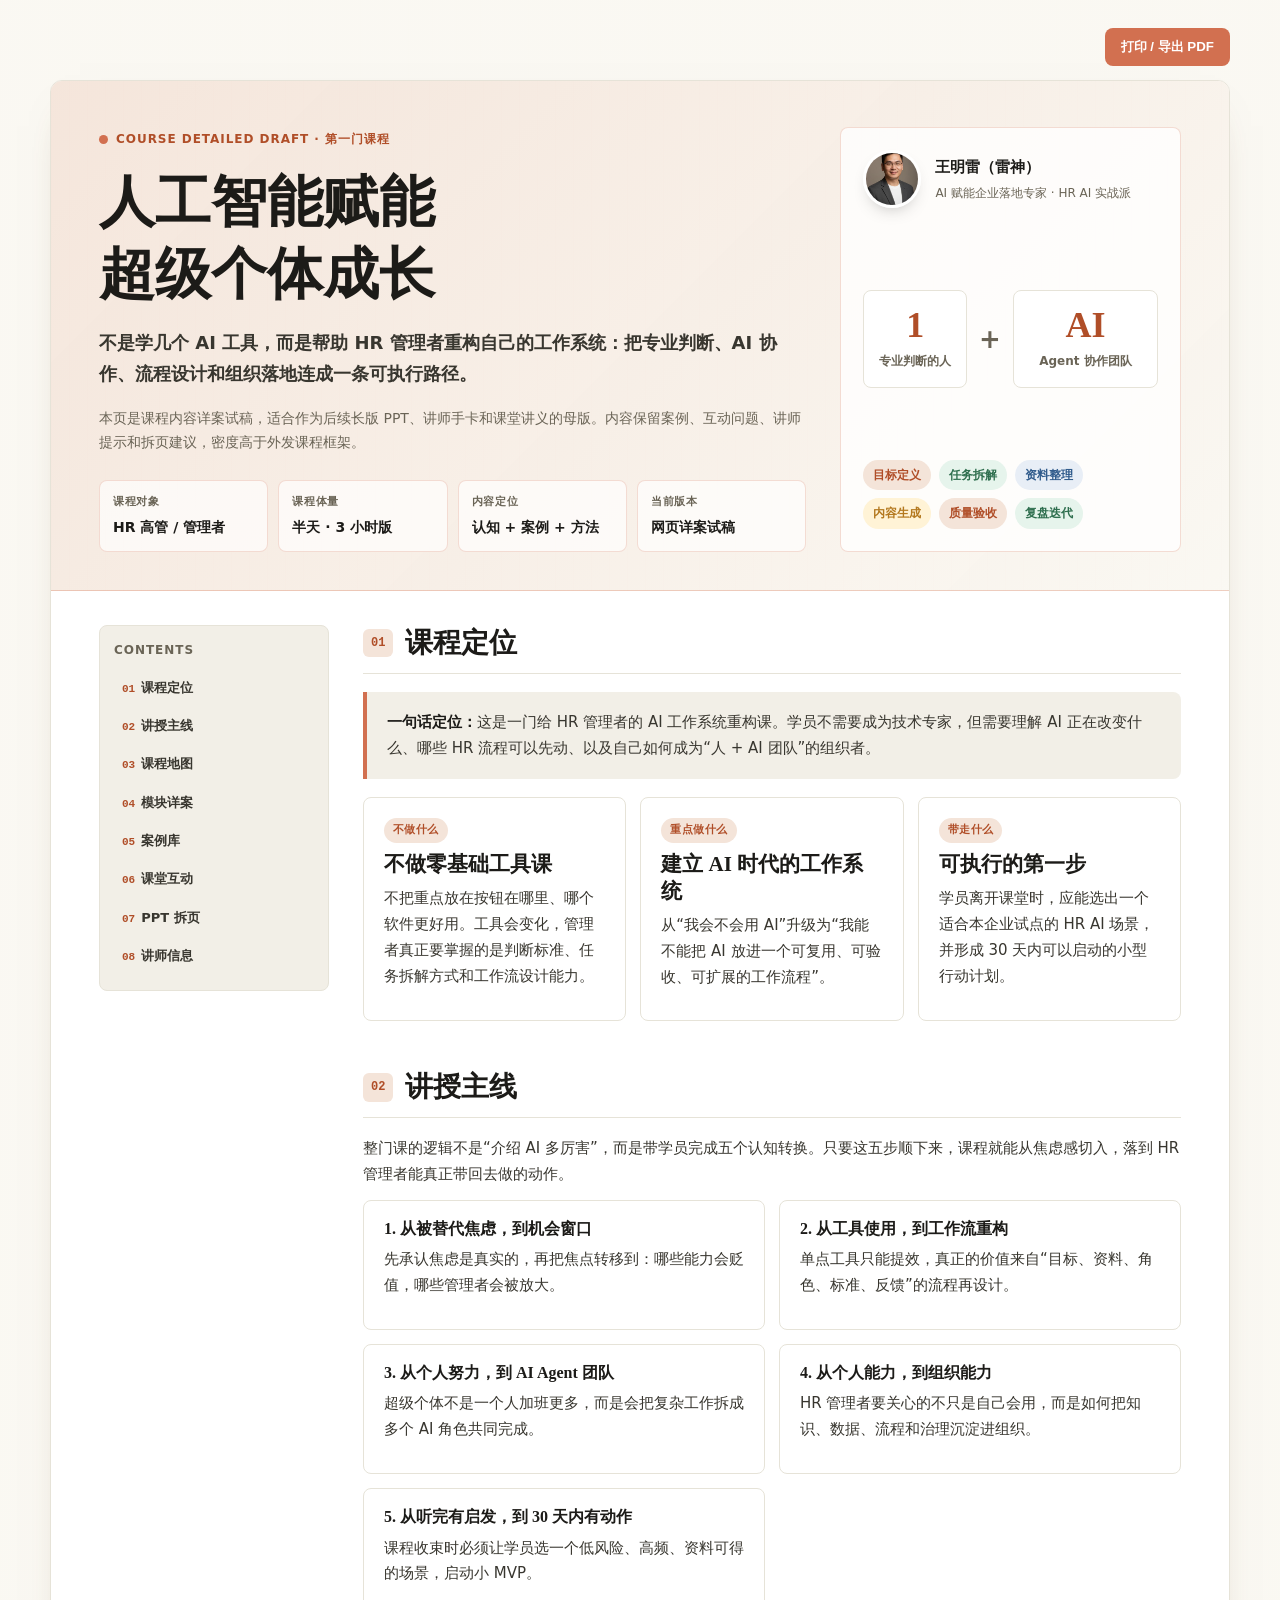
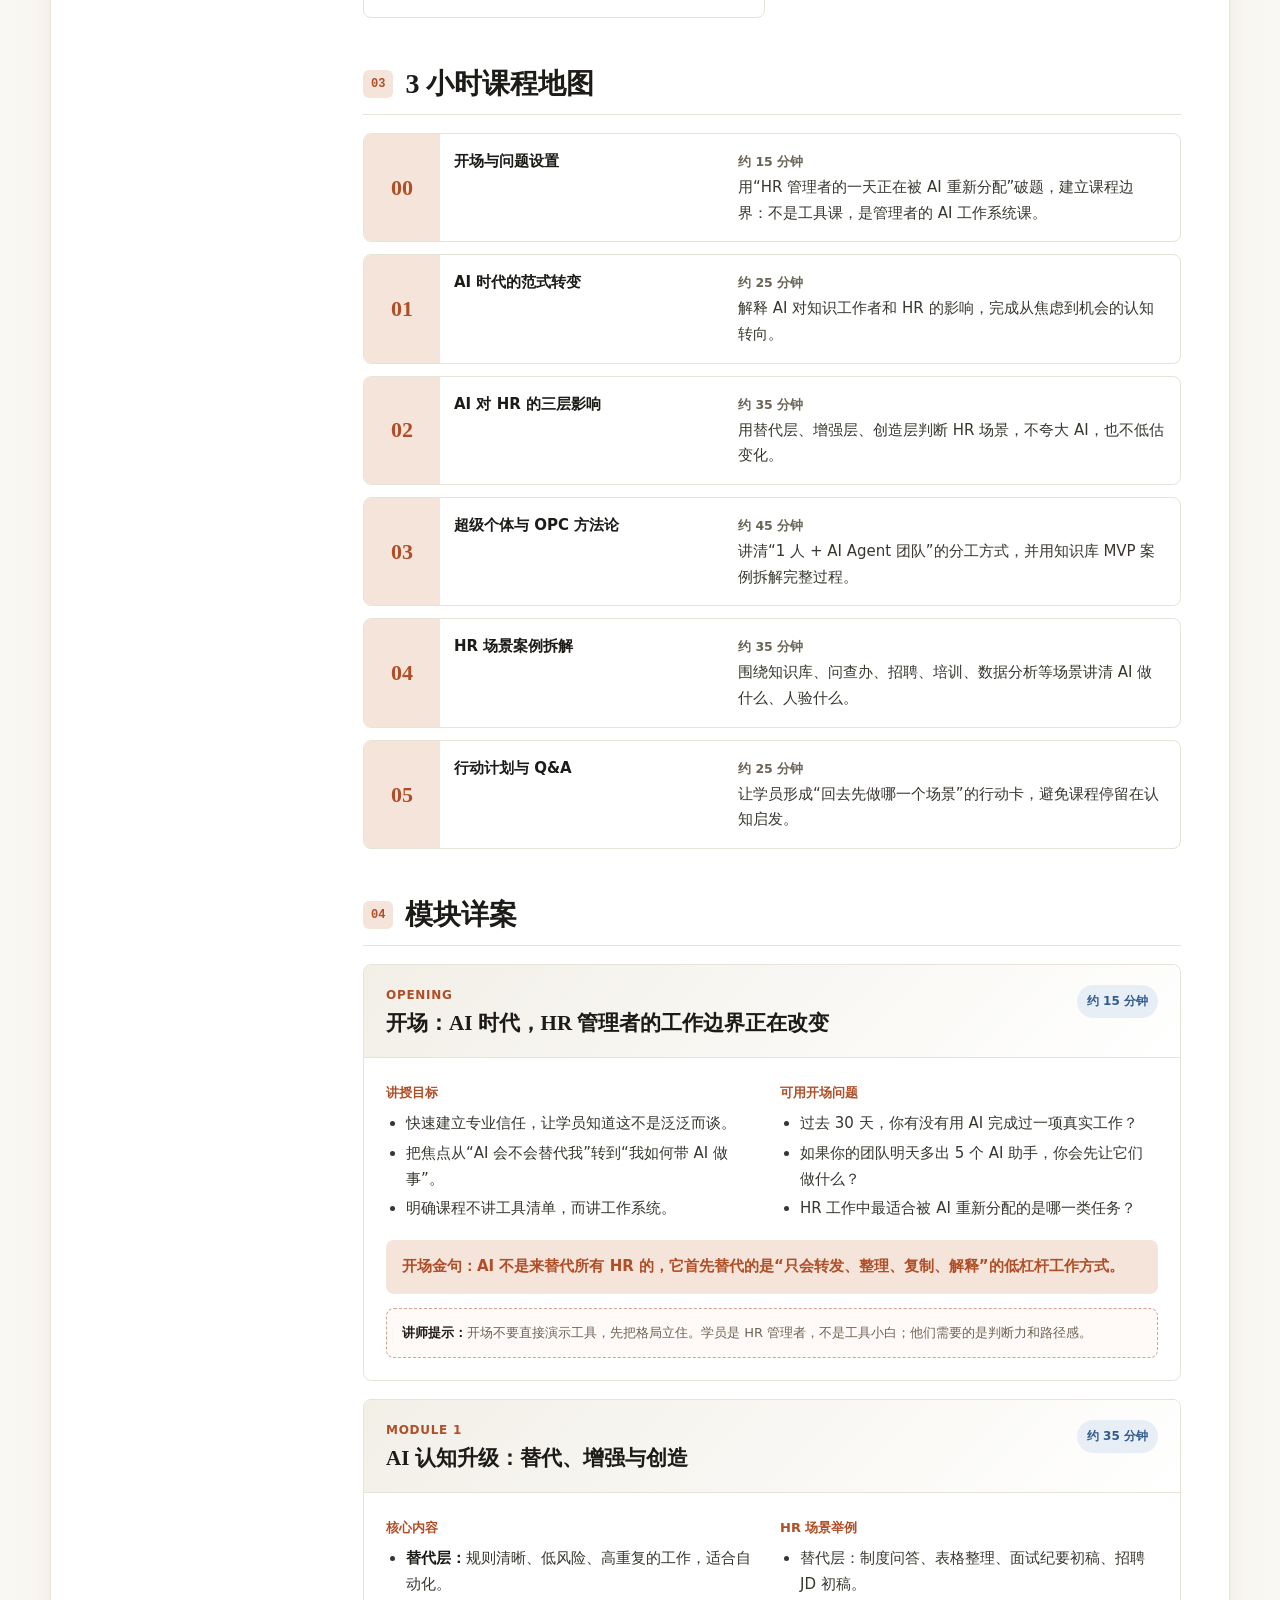
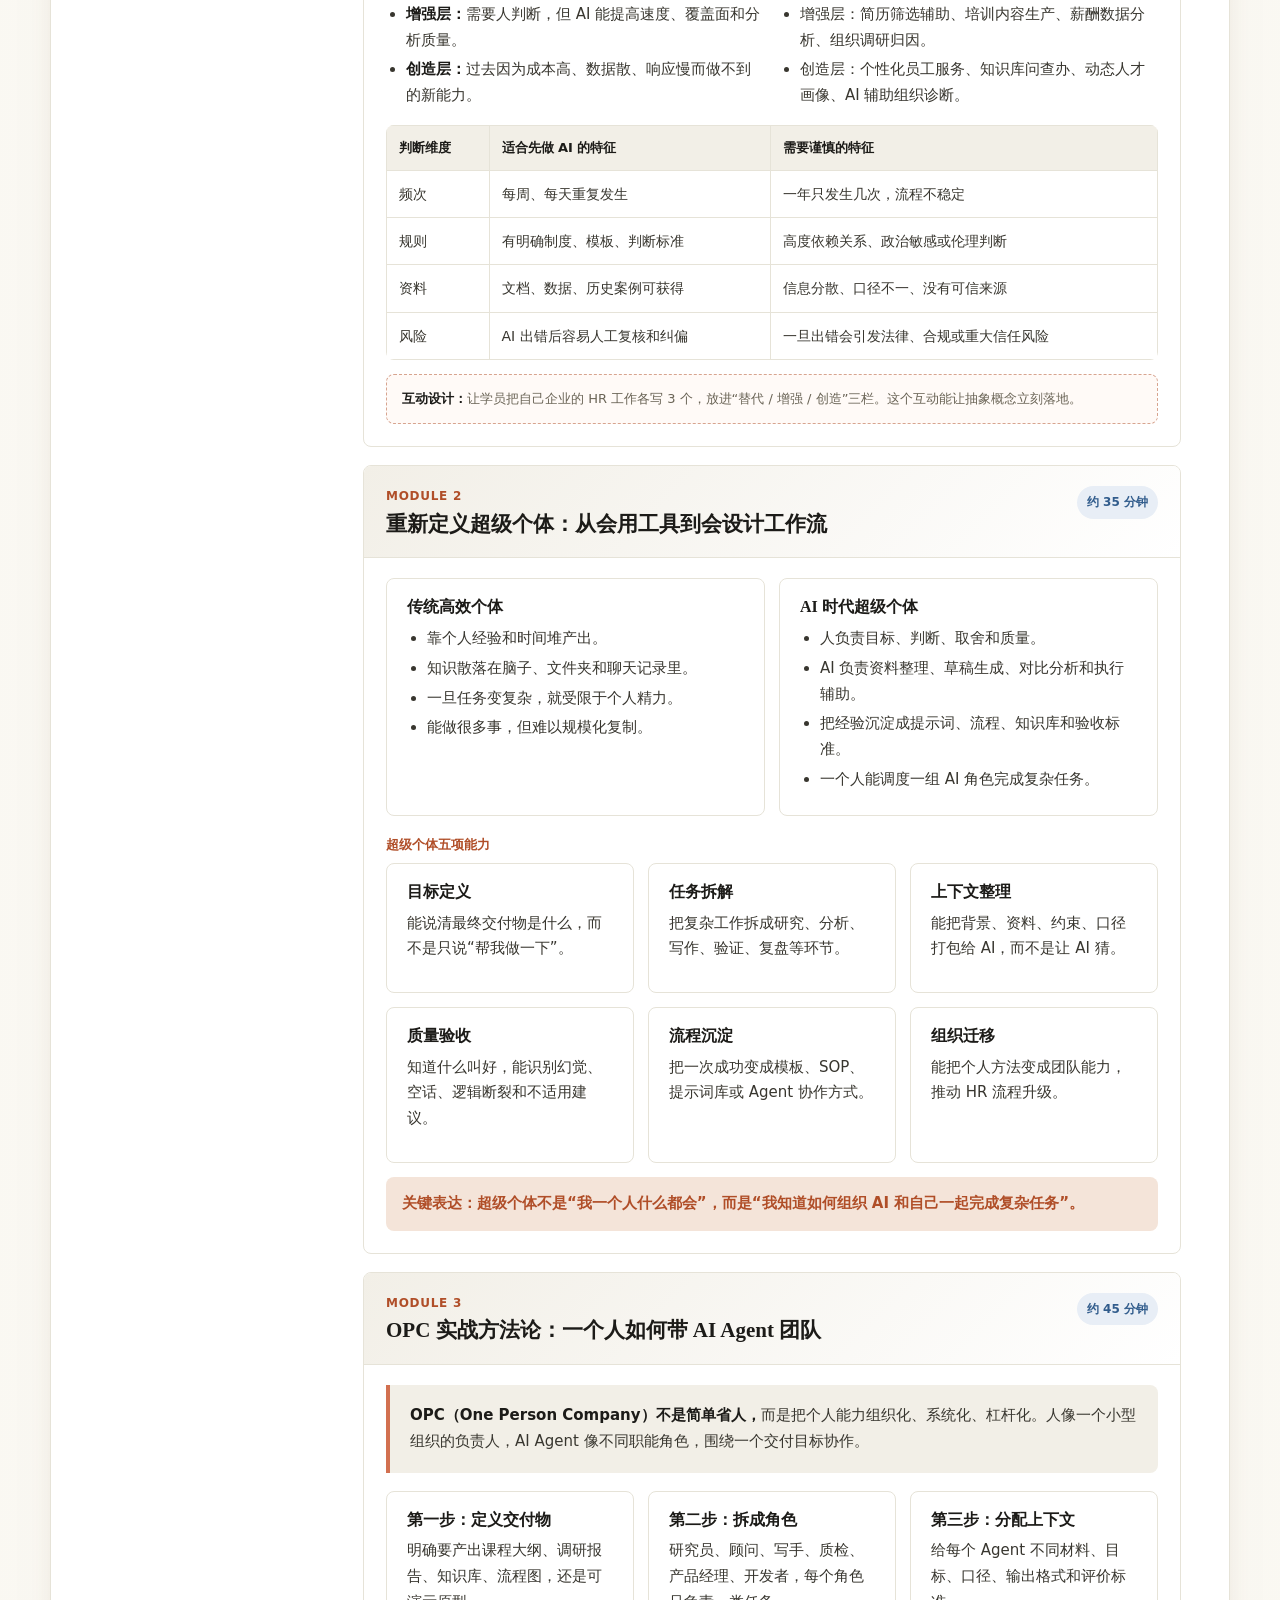
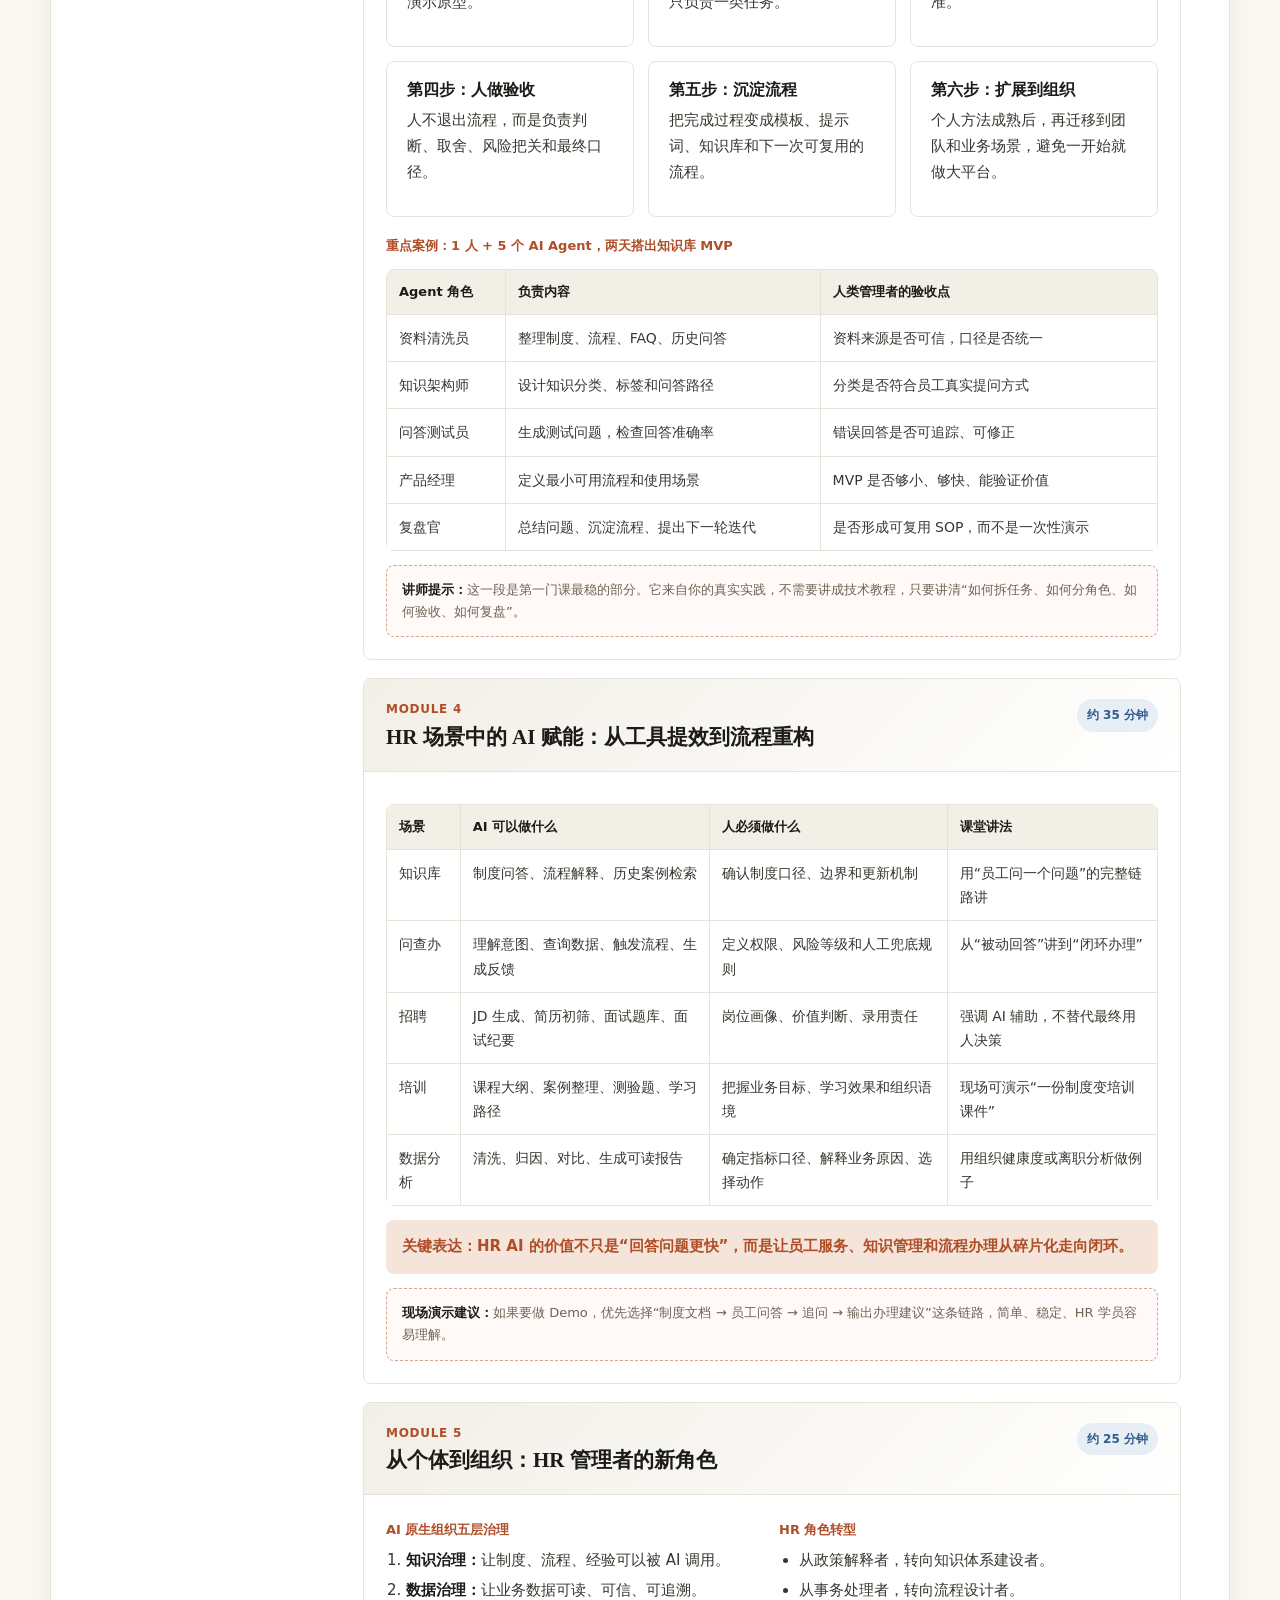
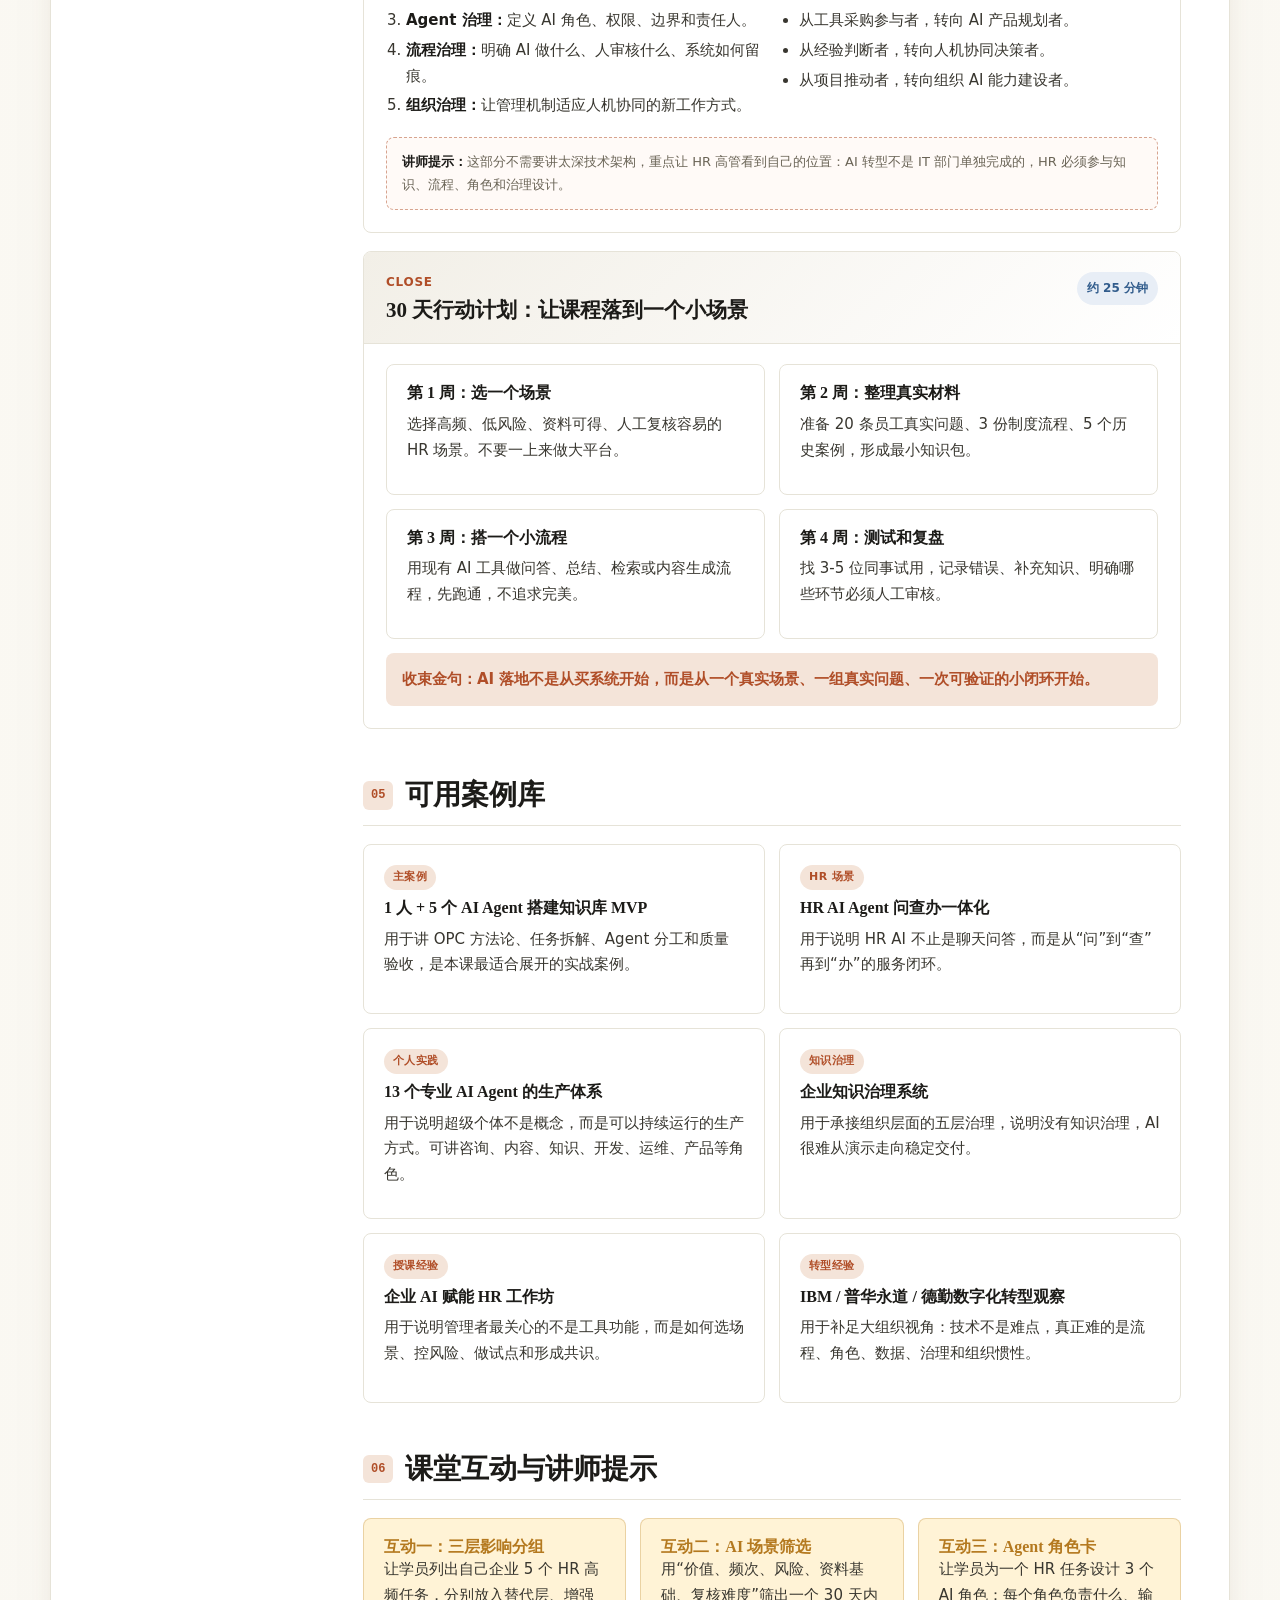
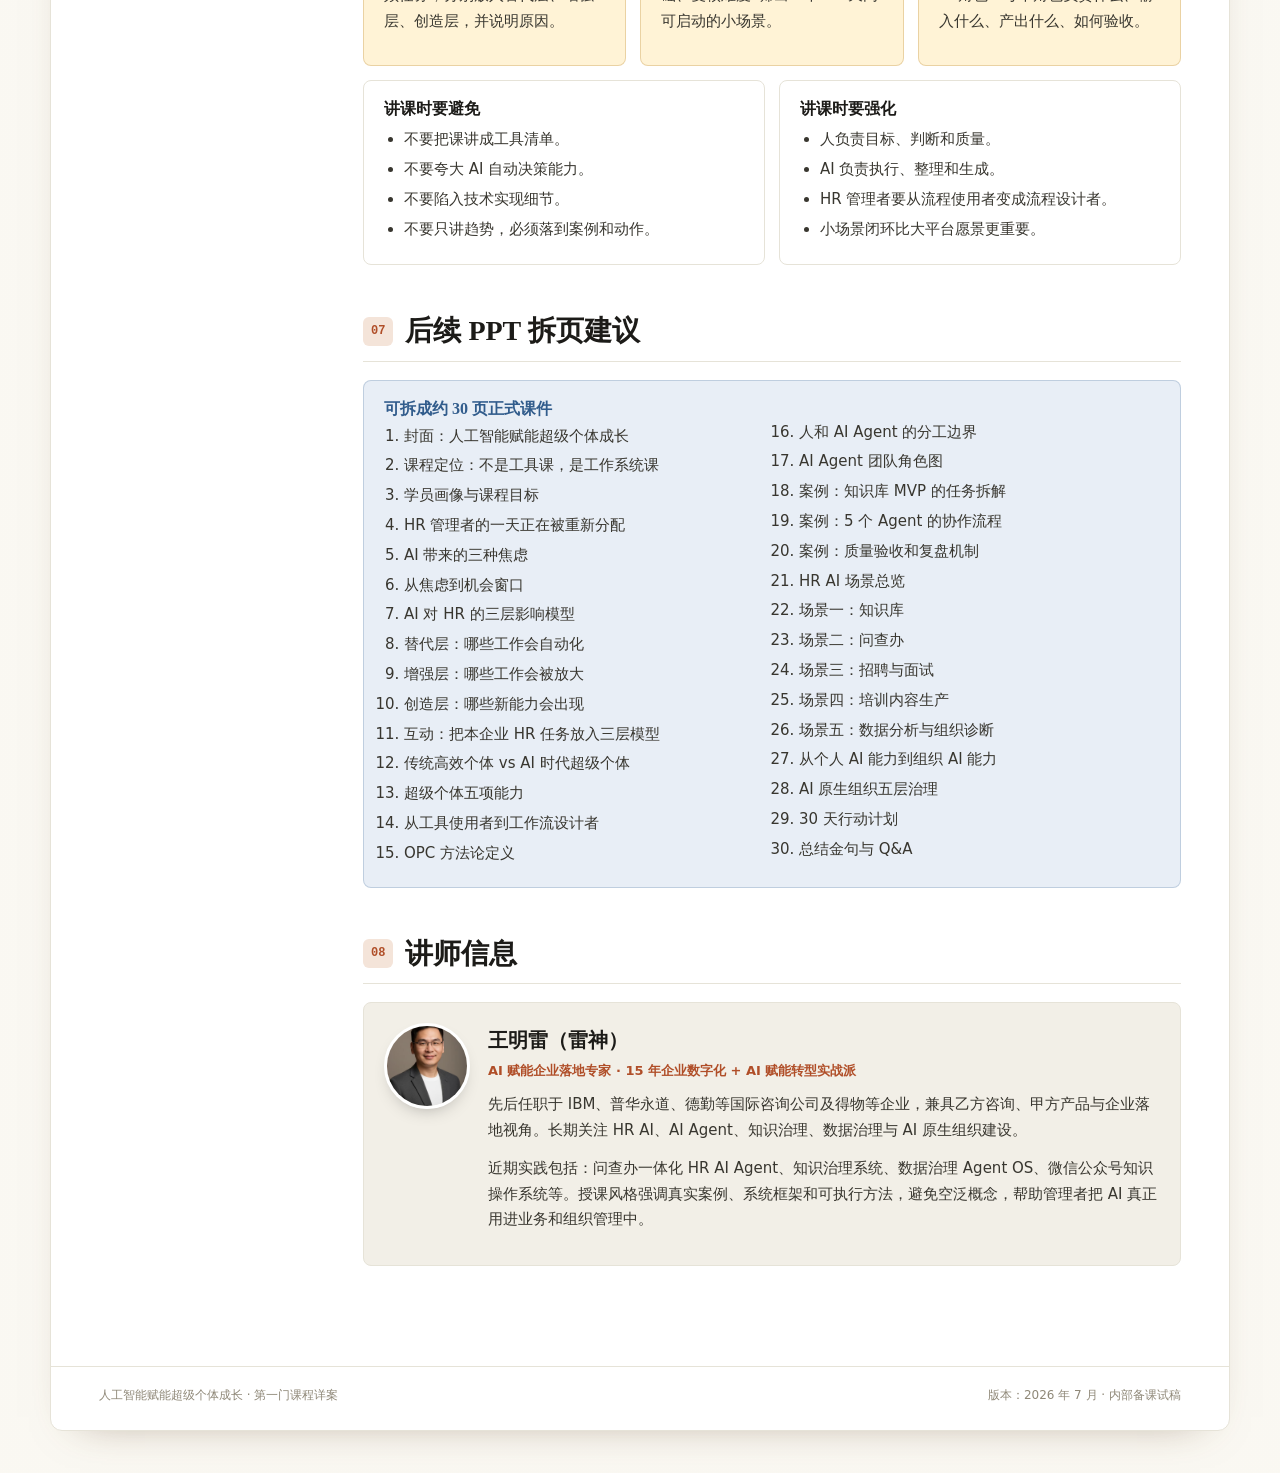
<file: 浙江大学/final/人工智能赋能超级个体成长-课程详案.html>
<!DOCTYPE html>
<html lang="zh-CN">
<head>
  <meta charset="UTF-8">
  <meta name="viewport" content="width=device-width, initial-scale=1.0">
  <meta name="robots" content="noindex">
  <link rel="icon" href="data:,">
  <title>人工智能赋能超级个体成长｜第一门课程详案</title>
  <style>
    :root{--paper:#faf8f2;--subtle:#f2efe7;--elevated:#fff;--ink:#1c1b18;--ink2:#38362f;--muted:#6a6456;--muted2:#8f8878;--hair:#e6e3d8;--accent:#d27050;--accentInk:#b04e28;--accentSoft:#f4e4d9;--green:#2f6f4f;--greenSoft:#e6f4ec;--blue:#315c8c;--blueSoft:#e8eef6;--warn:#b4791f;--warnSoft:#fff3d6;--radius:8px;--serif:"Noto Serif SC","Songti SC",SimSun,Georgia,serif;--sans:"Microsoft YaHei","PingFang SC",system-ui,-apple-system,sans-serif;--mono:Consolas,"SFMono-Regular",monospace}
    *{box-sizing:border-box}html{scroll-behavior:smooth}body{margin:0;background:linear-gradient(180deg,rgba(250,248,242,.96),rgba(250,248,242,.98)),repeating-linear-gradient(90deg,rgba(176,78,40,.035) 0 1px,transparent 1px 24px);color:var(--ink);font-family:var(--sans);font-size:15px;line-height:1.72;padding:28px 18px 42px;-webkit-font-smoothing:antialiased}h1,h2,h3,h4{margin:0;color:var(--ink);font-family:var(--serif);line-height:1.28;letter-spacing:0}h1{font-size:clamp(34px,4.4vw,58px)}h2{font-size:28px}h3{font-size:21px}h4{font-size:16px}p{margin:0 0 12px;color:var(--ink2)}ul,ol{margin:0;padding-left:20px}li{margin:4px 0;color:var(--ink2)}strong{color:var(--ink)}
    .print-bar{max-width:1180px;margin:0 auto 14px;display:flex;justify-content:flex-end}.print-btn{border:0;border-radius:var(--radius);background:var(--accent);color:#fff;padding:10px 16px;font-weight:800;cursor:pointer}.doc{max-width:1180px;margin:0 auto;background:var(--elevated);border:1px solid var(--hair);border-radius:12px;box-shadow:0 16px 42px -30px rgba(98,68,38,.55);overflow:hidden}.hero{display:grid;grid-template-columns:minmax(0,1.35fr) minmax(320px,.65fr);gap:34px;padding:46px 48px 38px;background:linear-gradient(135deg,rgba(244,228,217,.95),rgba(250,248,242,.96)),repeating-linear-gradient(90deg,rgba(176,78,40,.08) 0 1px,transparent 1px 18px);border-bottom:1px solid rgba(210,112,80,.28)}.eyebrow{display:inline-flex;align-items:center;gap:8px;margin-bottom:16px;color:var(--accentInk);font-size:12px;font-weight:900;letter-spacing:.08em;text-transform:uppercase}.eyebrow:before{content:"";width:9px;height:9px;border-radius:99px;background:var(--accent)}.hero-subtitle{max-width:760px;margin-top:18px;font-size:18px;color:var(--ink2);font-weight:700}.hero-note{max-width:790px;margin-top:16px;color:var(--muted);font-size:14px}.meta-grid{display:grid;grid-template-columns:repeat(4,minmax(0,1fr));gap:10px;margin-top:26px}.meta{border:1px solid rgba(210,112,80,.22);background:rgba(255,255,255,.68);border-radius:var(--radius);padding:12px 13px}.meta-label{color:var(--muted);font-size:11px;font-weight:900;letter-spacing:.06em;text-transform:uppercase}.meta-value{margin-top:3px;color:var(--ink);font-size:14px;font-weight:900}
    .system-card{align-self:stretch;background:rgba(255,255,255,.78);border:1px solid rgba(210,112,80,.24);border-radius:var(--radius);padding:22px;display:flex;flex-direction:column;justify-content:space-between}.avatar-row{display:flex;align-items:center;gap:14px}.avatar{width:58px;height:58px;border-radius:50%;object-fit:cover;border:3px solid #fff;box-shadow:0 8px 20px -12px rgba(0,0,0,.45);flex:0 0 auto}.avatar-name{font-weight:900;color:var(--ink)}.avatar-title{color:var(--muted);font-size:12px;margin-top:2px}.formula{margin:28px 0 18px;display:grid;grid-template-columns:1fr auto 1.4fr;gap:12px;align-items:center}.formula-box{border-radius:var(--radius);border:1px solid var(--hair);background:#fff;padding:16px 12px;text-align:center}.formula-big{display:block;color:var(--accentInk);font-family:Georgia,serif;font-size:36px;font-weight:800;line-height:1}.formula-small{display:block;margin-top:8px;color:var(--muted);font-size:12px;font-weight:800}.formula-plus{color:var(--muted);font-size:26px;font-weight:900}.agent-tags{display:flex;flex-wrap:wrap;gap:8px}.agent-tags span,.label{border-radius:99px;padding:5px 10px;font-size:12px;font-weight:850}.tag-a,.label{background:var(--accentSoft);color:var(--accentInk)}.tag-b{background:var(--greenSoft);color:var(--green)}.tag-c{background:var(--blueSoft);color:var(--blue)}.tag-d{background:var(--warnSoft);color:var(--warn)}
    .body{display:grid;grid-template-columns:230px minmax(0,1fr);gap:34px;padding:34px 48px 52px}.toc{position:sticky;top:18px;align-self:start;border:1px solid var(--hair);border-radius:var(--radius);background:var(--subtle);padding:14px}.toc-title{color:var(--muted);font-size:12px;font-weight:900;letter-spacing:.08em;text-transform:uppercase;margin-bottom:8px}.toc a{display:block;padding:8px;border-radius:6px;text-decoration:none;color:var(--ink2);font-size:13px;font-weight:750}.toc a:hover{background:#fff;color:var(--accentInk)}.toc span{color:var(--accentInk);font-family:var(--mono);font-size:11px;margin-right:6px}section{margin:0 0 48px}.section-head{display:flex;gap:12px;align-items:center;margin-bottom:18px;padding-bottom:12px;border-bottom:1px solid var(--hair)}.section-num{flex:0 0 auto;border-radius:6px;background:var(--accentSoft);color:var(--accentInk);font-family:var(--mono);font-size:12px;font-weight:900;padding:4px 8px}.lead{border-left:4px solid var(--accent);background:var(--subtle);padding:18px 20px;border-radius:0 var(--radius) var(--radius) 0;margin-bottom:18px}.lead p:last-child{margin-bottom:0}.grid2{display:grid;grid-template-columns:repeat(2,minmax(0,1fr));gap:14px}.grid3{display:grid;grid-template-columns:repeat(3,minmax(0,1fr));gap:14px}.panel,.module,.case-card,.note-box,.slide-plan{border:1px solid var(--hair);background:#fff;border-radius:var(--radius);padding:18px 20px;break-inside:avoid}.panel h3,.panel h4,.case-card h4{margin-bottom:8px}.label{display:inline-flex;margin-bottom:8px;padding:3px 9px;font-size:11px;letter-spacing:.04em}
    .timeline{display:grid;gap:12px}.time-row{display:grid;grid-template-columns:76px 1.1fr 1.8fr;gap:14px;align-items:stretch;border:1px solid var(--hair);border-radius:var(--radius);overflow:hidden;background:#fff}.time-code{background:var(--accentSoft);color:var(--accentInk);display:grid;place-items:center;font-family:Georgia,serif;font-size:22px;font-weight:800}.time-title{padding:15px 0;font-weight:900;color:var(--ink)}.time-desc{padding:15px 16px 15px 0;color:var(--ink2)}.time-desc small{color:var(--muted);font-weight:800}.module{margin-bottom:18px;padding:0;overflow:hidden}.module-top{display:flex;justify-content:space-between;gap:16px;align-items:flex-start;padding:20px 22px;background:linear-gradient(135deg,var(--subtle),#fff);border-bottom:1px solid var(--hair)}.module-kicker{color:var(--accentInk);font-size:12px;font-weight:900;letter-spacing:.06em;text-transform:uppercase;margin-bottom:4px}.duration{flex:0 0 auto;border-radius:99px;background:var(--blueSoft);color:var(--blue);padding:6px 10px;font-size:12px;font-weight:900}.module-body{padding:20px 22px 22px}.module-grid{display:grid;grid-template-columns:1fr 1fr;gap:16px}.mini-title{color:var(--accentInk);font-size:13px;font-weight:900;margin:4px 0 7px}.quote{margin-top:14px;padding:14px 16px;border-radius:var(--radius);background:var(--accentSoft);color:var(--accentInk);font-weight:850}.teacher-tip{margin-top:14px;border:1px dashed rgba(176,78,40,.5);background:#fffaf7;border-radius:var(--radius);padding:13px 15px;color:var(--muted);font-size:13px}
    table{width:100%;border-collapse:collapse;margin-top:12px;overflow:hidden;border-radius:var(--radius)}th,td{border:1px solid var(--hair);padding:11px 12px;vertical-align:top;text-align:left}th{background:var(--subtle);color:var(--ink);font-size:13px}td{color:var(--ink2);font-size:14px}.case-grid{display:grid;grid-template-columns:repeat(2,minmax(0,1fr));gap:14px}.case-card{min-height:170px}.note-box{background:var(--warnSoft);border-color:rgba(180,121,31,.28)}.note-box h4{color:var(--warn)}.slide-plan{background:var(--blueSoft);border-color:rgba(49,92,140,.22)}.slide-plan h4{color:var(--blue)}.slide-columns{columns:2;column-gap:34px}.teacher{display:grid;grid-template-columns:86px minmax(0,1fr);gap:18px;align-items:start;border:1px solid var(--hair);border-radius:var(--radius);padding:20px;background:var(--subtle)}.teacher .avatar{width:86px;height:86px}.teacher-name{font-size:20px;font-weight:900;color:var(--ink)}.teacher-role{color:var(--accentInk);font-size:13px;font-weight:900;margin:2px 0 10px}.footer{border-top:1px solid var(--hair);padding:18px 48px 24px;color:var(--muted2);font-size:12px;display:flex;justify-content:space-between;gap:16px;flex-wrap:wrap}
    @media(max-width:980px){body{padding:16px 10px 28px}.hero{grid-template-columns:1fr;padding:34px 24px 28px}.body{grid-template-columns:1fr;padding:26px 24px 38px}.toc{position:static;display:grid;grid-template-columns:repeat(2,minmax(0,1fr));gap:3px}.toc-title{grid-column:1/-1}.meta-grid,.grid3{grid-template-columns:repeat(2,minmax(0,1fr))}.module-grid,.grid2,.case-grid{grid-template-columns:1fr}.time-row{grid-template-columns:66px 1fr}.time-desc{grid-column:2;padding:0 14px 14px 0}.slide-columns{columns:1}}@media(max-width:640px){h2{font-size:24px}.meta-grid,.grid3{grid-template-columns:1fr}.toc{grid-template-columns:1fr}.formula{grid-template-columns:1fr}.formula-plus{text-align:center}.teacher{grid-template-columns:1fr}th,td{padding:9px}.footer{padding:16px 24px 22px}}@media print{body{padding:0;background:#fff}.print-bar,.toc{display:none!important}.doc{max-width:none;border:0;border-radius:0;box-shadow:none}.hero,.body,.footer{padding-left:28px;padding-right:28px}.body{display:block}section,.module,.case-card,.panel,.note-box,.slide-plan{break-inside:avoid}a{text-decoration:none}}
  </style>
</head>
<body>
  <div class="print-bar"><button class="print-btn" onclick="window.print()">打印 / 导出 PDF</button></div>
  <article class="doc">
    <header class="hero">
      <div>
        <div class="eyebrow">Course Detailed Draft · 第一门课程</div>
        <h1>人工智能赋能<br>超级个体成长</h1>
        <p class="hero-subtitle">不是学几个 AI 工具，而是帮助 HR 管理者重构自己的工作系统：把专业判断、AI 协作、流程设计和组织落地连成一条可执行路径。</p>
        <p class="hero-note">本页是课程内容详案试稿，适合作为后续长版 PPT、讲师手卡和课堂讲义的母版。内容保留案例、互动问题、讲师提示和拆页建议，密度高于外发课程框架。</p>
        <div class="meta-grid"><div class="meta"><div class="meta-label">课程对象</div><div class="meta-value">HR 高管 / 管理者</div></div><div class="meta"><div class="meta-label">课程体量</div><div class="meta-value">半天 · 3 小时版</div></div><div class="meta"><div class="meta-label">内容定位</div><div class="meta-value">认知 + 案例 + 方法</div></div><div class="meta"><div class="meta-label">当前版本</div><div class="meta-value">网页详案试稿</div></div></div>
      </div>
      <aside class="system-card">
        <div class="avatar-row"><img class="avatar" src="../../assets/img/头像.jpg" alt="王明雷头像"><div><div class="avatar-name">王明雷（雷神）</div><div class="avatar-title">AI 赋能企业落地专家 · HR AI 实战派</div></div></div>
        <div class="formula"><div class="formula-box"><span class="formula-big">1</span><span class="formula-small">专业判断的人</span></div><div class="formula-plus">+</div><div class="formula-box"><span class="formula-big">AI</span><span class="formula-small">Agent 协作团队</span></div></div>
        <div class="agent-tags"><span class="tag-a">目标定义</span><span class="tag-b">任务拆解</span><span class="tag-c">资料整理</span><span class="tag-d">内容生成</span><span class="tag-a">质量验收</span><span class="tag-b">复盘迭代</span></div>
      </aside>
    </header>
    <div class="body">
      <nav class="toc"><div class="toc-title">Contents</div><a href="#position"><span>01</span>课程定位</a><a href="#logic"><span>02</span>讲授主线</a><a href="#map"><span>03</span>课程地图</a><a href="#modules"><span>04</span>模块详案</a><a href="#cases"><span>05</span>案例库</a><a href="#interaction"><span>06</span>课堂互动</a><a href="#slides"><span>07</span>PPT 拆页</a><a href="#teacher"><span>08</span>讲师信息</a></nav>
      <main>        <section id="position">
          <div class="section-head"><span class="section-num">01</span><h2>课程定位</h2></div>
          <div class="lead"><p><strong>一句话定位：</strong>这是一门给 HR 管理者的 AI 工作系统重构课。学员不需要成为技术专家，但需要理解 AI 正在改变什么、哪些 HR 流程可以先动、以及自己如何成为“人 + AI 团队”的组织者。</p></div>
          <div class="grid3">
            <div class="panel"><span class="label">不做什么</span><h3>不做零基础工具课</h3><p>不把重点放在按钮在哪里、哪个软件更好用。工具会变化，管理者真正要掌握的是判断标准、任务拆解方式和工作流设计能力。</p></div>
            <div class="panel"><span class="label">重点做什么</span><h3>建立 AI 时代的工作系统</h3><p>从“我会不会用 AI”升级为“我能不能把 AI 放进一个可复用、可验收、可扩展的工作流程”。</p></div>
            <div class="panel"><span class="label">带走什么</span><h3>可执行的第一步</h3><p>学员离开课堂时，应能选出一个适合本企业试点的 HR AI 场景，并形成 30 天内可以启动的小型行动计划。</p></div>
          </div>
        </section>

        <section id="logic">
          <div class="section-head"><span class="section-num">02</span><h2>讲授主线</h2></div>
          <p>整门课的逻辑不是“介绍 AI 多厉害”，而是带学员完成五个认知转换。只要这五步顺下来，课程就能从焦虑感切入，落到 HR 管理者能真正带回去做的动作。</p>
          <div class="grid2">
            <div class="panel"><h4>1. 从被替代焦虑，到机会窗口</h4><p>先承认焦虑是真实的，再把焦点转移到：哪些能力会贬值，哪些管理者会被放大。</p></div>
            <div class="panel"><h4>2. 从工具使用，到工作流重构</h4><p>单点工具只能提效，真正的价值来自“目标、资料、角色、标准、反馈”的流程再设计。</p></div>
            <div class="panel"><h4>3. 从个人努力，到 AI Agent 团队</h4><p>超级个体不是一个人加班更多，而是会把复杂工作拆成多个 AI 角色共同完成。</p></div>
            <div class="panel"><h4>4. 从个人能力，到组织能力</h4><p>HR 管理者要关心的不只是自己会用，而是如何把知识、数据、流程和治理沉淀进组织。</p></div>
            <div class="panel"><h4>5. 从听完有启发，到 30 天内有动作</h4><p>课程收束时必须让学员选一个低风险、高频、资料可得的场景，启动小 MVP。</p></div>
          </div>
        </section>

        <section id="map">
          <div class="section-head"><span class="section-num">03</span><h2>3 小时课程地图</h2></div>
          <div class="timeline">
            <div class="time-row"><div class="time-code">00</div><div class="time-title">开场与问题设置</div><div class="time-desc"><small>约 15 分钟</small><br>用“HR 管理者的一天正在被 AI 重新分配”破题，建立课程边界：不是工具课，是管理者的 AI 工作系统课。</div></div>
            <div class="time-row"><div class="time-code">01</div><div class="time-title">AI 时代的范式转变</div><div class="time-desc"><small>约 25 分钟</small><br>解释 AI 对知识工作者和 HR 的影响，完成从焦虑到机会的认知转向。</div></div>
            <div class="time-row"><div class="time-code">02</div><div class="time-title">AI 对 HR 的三层影响</div><div class="time-desc"><small>约 35 分钟</small><br>用替代层、增强层、创造层判断 HR 场景，不夸大 AI，也不低估变化。</div></div>
            <div class="time-row"><div class="time-code">03</div><div class="time-title">超级个体与 OPC 方法论</div><div class="time-desc"><small>约 45 分钟</small><br>讲清“1 人 + AI Agent 团队”的分工方式，并用知识库 MVP 案例拆解完整过程。</div></div>
            <div class="time-row"><div class="time-code">04</div><div class="time-title">HR 场景案例拆解</div><div class="time-desc"><small>约 35 分钟</small><br>围绕知识库、问查办、招聘、培训、数据分析等场景讲清 AI 做什么、人验什么。</div></div>
            <div class="time-row"><div class="time-code">05</div><div class="time-title">行动计划与 Q&A</div><div class="time-desc"><small>约 25 分钟</small><br>让学员形成“回去先做哪一个场景”的行动卡，避免课程停留在认知启发。</div></div>
          </div>
        </section>        <section id="modules">
          <div class="section-head"><span class="section-num">04</span><h2>模块详案</h2></div>

          <article class="module">
            <div class="module-top"><div><div class="module-kicker">Opening</div><h3>开场：AI 时代，HR 管理者的工作边界正在改变</h3></div><div class="duration">约 15 分钟</div></div>
            <div class="module-body">
              <div class="module-grid">
                <div><div class="mini-title">讲授目标</div><ul><li>快速建立专业信任，让学员知道这不是泛泛而谈。</li><li>把焦点从“AI 会不会替代我”转到“我如何带 AI 做事”。</li><li>明确课程不讲工具清单，而讲工作系统。</li></ul></div>
                <div><div class="mini-title">可用开场问题</div><ul><li>过去 30 天，你有没有用 AI 完成过一项真实工作？</li><li>如果你的团队明天多出 5 个 AI 助手，你会先让它们做什么？</li><li>HR 工作中最适合被 AI 重新分配的是哪一类任务？</li></ul></div>
              </div>
              <div class="quote">开场金句：AI 不是来替代所有 HR 的，它首先替代的是“只会转发、整理、复制、解释”的低杠杆工作方式。</div>
              <div class="teacher-tip"><strong>讲师提示：</strong>开场不要直接演示工具，先把格局立住。学员是 HR 管理者，不是工具小白；他们需要的是判断力和路径感。</div>
            </div>
          </article>

          <article class="module">
            <div class="module-top"><div><div class="module-kicker">Module 1</div><h3>AI 认知升级：替代、增强与创造</h3></div><div class="duration">约 35 分钟</div></div>
            <div class="module-body">
              <div class="module-grid">
                <div><div class="mini-title">核心内容</div><ul><li><strong>替代层：</strong>规则清晰、低风险、高重复的工作，适合自动化。</li><li><strong>增强层：</strong>需要人判断，但 AI 能提高速度、覆盖面和分析质量。</li><li><strong>创造层：</strong>过去因为成本高、数据散、响应慢而做不到的新能力。</li></ul></div>
                <div><div class="mini-title">HR 场景举例</div><ul><li>替代层：制度问答、表格整理、面试纪要初稿、招聘 JD 初稿。</li><li>增强层：简历筛选辅助、培训内容生产、薪酬数据分析、组织调研归因。</li><li>创造层：个性化员工服务、知识库问查办、动态人才画像、AI 辅助组织诊断。</li></ul></div>
              </div>
              <table><thead><tr><th>判断维度</th><th>适合先做 AI 的特征</th><th>需要谨慎的特征</th></tr></thead><tbody><tr><td>频次</td><td>每周、每天重复发生</td><td>一年只发生几次，流程不稳定</td></tr><tr><td>规则</td><td>有明确制度、模板、判断标准</td><td>高度依赖关系、政治敏感或伦理判断</td></tr><tr><td>资料</td><td>文档、数据、历史案例可获得</td><td>信息分散、口径不一、没有可信来源</td></tr><tr><td>风险</td><td>AI 出错后容易人工复核和纠偏</td><td>一旦出错会引发法律、合规或重大信任风险</td></tr></tbody></table>
              <div class="teacher-tip"><strong>互动设计：</strong>让学员把自己企业的 HR 工作各写 3 个，放进“替代 / 增强 / 创造”三栏。这个互动能让抽象概念立刻落地。</div>
            </div>
          </article>

          <article class="module">
            <div class="module-top"><div><div class="module-kicker">Module 2</div><h3>重新定义超级个体：从会用工具到会设计工作流</h3></div><div class="duration">约 35 分钟</div></div>
            <div class="module-body">
              <div class="grid2"><div class="panel"><h4>传统高效个体</h4><ul><li>靠个人经验和时间堆产出。</li><li>知识散落在脑子、文件夹和聊天记录里。</li><li>一旦任务变复杂，就受限于个人精力。</li><li>能做很多事，但难以规模化复制。</li></ul></div><div class="panel"><h4>AI 时代超级个体</h4><ul><li>人负责目标、判断、取舍和质量。</li><li>AI 负责资料整理、草稿生成、对比分析和执行辅助。</li><li>把经验沉淀成提示词、流程、知识库和验收标准。</li><li>一个人能调度一组 AI 角色完成复杂任务。</li></ul></div></div>
              <div class="mini-title" style="margin-top:18px">超级个体五项能力</div>
              <div class="grid3"><div class="panel"><h4>目标定义</h4><p>能说清最终交付物是什么，而不是只说“帮我做一下”。</p></div><div class="panel"><h4>任务拆解</h4><p>把复杂工作拆成研究、分析、写作、验证、复盘等环节。</p></div><div class="panel"><h4>上下文整理</h4><p>能把背景、资料、约束、口径打包给 AI，而不是让 AI 猜。</p></div><div class="panel"><h4>质量验收</h4><p>知道什么叫好，能识别幻觉、空话、逻辑断裂和不适用建议。</p></div><div class="panel"><h4>流程沉淀</h4><p>把一次成功变成模板、SOP、提示词库或 Agent 协作方式。</p></div><div class="panel"><h4>组织迁移</h4><p>能把个人方法变成团队能力，推动 HR 流程升级。</p></div></div>
              <div class="quote">关键表达：超级个体不是“我一个人什么都会”，而是“我知道如何组织 AI 和自己一起完成复杂任务”。</div>
            </div>
          </article>

          <article class="module">
            <div class="module-top"><div><div class="module-kicker">Module 3</div><h3>OPC 实战方法论：一个人如何带 AI Agent 团队</h3></div><div class="duration">约 45 分钟</div></div>
            <div class="module-body">
              <div class="lead"><p><strong>OPC（One Person Company）不是简单省人，</strong>而是把个人能力组织化、系统化、杠杆化。人像一个小型组织的负责人，AI Agent 像不同职能角色，围绕一个交付目标协作。</p></div>
              <div class="grid3"><div class="panel"><h4>第一步：定义交付物</h4><p>明确要产出课程大纲、调研报告、知识库、流程图，还是可演示原型。</p></div><div class="panel"><h4>第二步：拆成角色</h4><p>研究员、顾问、写手、质检、产品经理、开发者，每个角色只负责一类任务。</p></div><div class="panel"><h4>第三步：分配上下文</h4><p>给每个 Agent 不同材料、目标、口径、输出格式和评价标准。</p></div><div class="panel"><h4>第四步：人做验收</h4><p>人不退出流程，而是负责判断、取舍、风险把关和最终口径。</p></div><div class="panel"><h4>第五步：沉淀流程</h4><p>把完成过程变成模板、提示词、知识库和下一次可复用的流程。</p></div><div class="panel"><h4>第六步：扩展到组织</h4><p>个人方法成熟后，再迁移到团队和业务场景，避免一开始就做大平台。</p></div></div>
              <div class="mini-title" style="margin-top:18px">重点案例：1 人 + 5 个 AI Agent，两天搭出知识库 MVP</div>
              <table><thead><tr><th>Agent 角色</th><th>负责内容</th><th>人类管理者的验收点</th></tr></thead><tbody><tr><td>资料清洗员</td><td>整理制度、流程、FAQ、历史问答</td><td>资料来源是否可信，口径是否统一</td></tr><tr><td>知识架构师</td><td>设计知识分类、标签和问答路径</td><td>分类是否符合员工真实提问方式</td></tr><tr><td>问答测试员</td><td>生成测试问题，检查回答准确率</td><td>错误回答是否可追踪、可修正</td></tr><tr><td>产品经理</td><td>定义最小可用流程和使用场景</td><td>MVP 是否够小、够快、能验证价值</td></tr><tr><td>复盘官</td><td>总结问题、沉淀流程、提出下一轮迭代</td><td>是否形成可复用 SOP，而不是一次性演示</td></tr></tbody></table>
              <div class="teacher-tip"><strong>讲师提示：</strong>这一段是第一门课最稳的部分。它来自你的真实实践，不需要讲成技术教程，只要讲清“如何拆任务、如何分角色、如何验收、如何复盘”。</div>
            </div>
          </article>          <article class="module">
            <div class="module-top"><div><div class="module-kicker">Module 4</div><h3>HR 场景中的 AI 赋能：从工具提效到流程重构</h3></div><div class="duration">约 35 分钟</div></div>
            <div class="module-body">
              <table><thead><tr><th>场景</th><th>AI 可以做什么</th><th>人必须做什么</th><th>课堂讲法</th></tr></thead><tbody><tr><td>知识库</td><td>制度问答、流程解释、历史案例检索</td><td>确认制度口径、边界和更新机制</td><td>用“员工问一个问题”的完整链路讲</td></tr><tr><td>问查办</td><td>理解意图、查询数据、触发流程、生成反馈</td><td>定义权限、风险等级和人工兜底规则</td><td>从“被动回答”讲到“闭环办理”</td></tr><tr><td>招聘</td><td>JD 生成、简历初筛、面试题库、面试纪要</td><td>岗位画像、价值判断、录用责任</td><td>强调 AI 辅助，不替代最终用人决策</td></tr><tr><td>培训</td><td>课程大纲、案例整理、测验题、学习路径</td><td>把握业务目标、学习效果和组织语境</td><td>现场可演示“一份制度变培训课件”</td></tr><tr><td>数据分析</td><td>清洗、归因、对比、生成可读报告</td><td>确定指标口径、解释业务原因、选择动作</td><td>用组织健康度或离职分析做例子</td></tr></tbody></table>
              <div class="quote">关键表达：HR AI 的价值不只是“回答问题更快”，而是让员工服务、知识管理和流程办理从碎片化走向闭环。</div>
              <div class="teacher-tip"><strong>现场演示建议：</strong>如果要做 Demo，优先选择“制度文档 → 员工问答 → 追问 → 输出办理建议”这条链路，简单、稳定、HR 学员容易理解。</div>
            </div>
          </article>

          <article class="module">
            <div class="module-top"><div><div class="module-kicker">Module 5</div><h3>从个体到组织：HR 管理者的新角色</h3></div><div class="duration">约 25 分钟</div></div>
            <div class="module-body">
              <div class="grid2"><div><div class="mini-title">AI 原生组织五层治理</div><ol><li><strong>知识治理：</strong>让制度、流程、经验可以被 AI 调用。</li><li><strong>数据治理：</strong>让业务数据可读、可信、可追溯。</li><li><strong>Agent 治理：</strong>定义 AI 角色、权限、边界和责任人。</li><li><strong>流程治理：</strong>明确 AI 做什么、人审核什么、系统如何留痕。</li><li><strong>组织治理：</strong>让管理机制适应人机协同的新工作方式。</li></ol></div><div><div class="mini-title">HR 角色转型</div><ul><li>从政策解释者，转向知识体系建设者。</li><li>从事务处理者，转向流程设计者。</li><li>从工具采购参与者，转向 AI 产品规划者。</li><li>从经验判断者，转向人机协同决策者。</li><li>从项目推动者，转向组织 AI 能力建设者。</li></ul></div></div>
              <div class="teacher-tip"><strong>讲师提示：</strong>这部分不需要讲太深技术架构，重点让 HR 高管看到自己的位置：AI 转型不是 IT 部门单独完成的，HR 必须参与知识、流程、角色和治理设计。</div>
            </div>
          </article>

          <article class="module">
            <div class="module-top"><div><div class="module-kicker">Close</div><h3>30 天行动计划：让课程落到一个小场景</h3></div><div class="duration">约 25 分钟</div></div>
            <div class="module-body">
              <div class="grid2"><div class="panel"><h4>第 1 周：选一个场景</h4><p>选择高频、低风险、资料可得、人工复核容易的 HR 场景。不要一上来做大平台。</p></div><div class="panel"><h4>第 2 周：整理真实材料</h4><p>准备 20 条员工真实问题、3 份制度流程、5 个历史案例，形成最小知识包。</p></div><div class="panel"><h4>第 3 周：搭一个小流程</h4><p>用现有 AI 工具做问答、总结、检索或内容生成流程，先跑通，不追求完美。</p></div><div class="panel"><h4>第 4 周：测试和复盘</h4><p>找 3-5 位同事试用，记录错误、补充知识、明确哪些环节必须人工审核。</p></div></div>
              <div class="quote">收束金句：AI 落地不是从买系统开始，而是从一个真实场景、一组真实问题、一次可验证的小闭环开始。</div>
            </div>
          </article>
        </section>        <section id="cases">
          <div class="section-head"><span class="section-num">05</span><h2>可用案例库</h2></div>
          <div class="case-grid">
            <div class="case-card"><span class="label">主案例</span><h4>1 人 + 5 个 AI Agent 搭建知识库 MVP</h4><p>用于讲 OPC 方法论、任务拆解、Agent 分工和质量验收，是本课最适合展开的实战案例。</p></div>
            <div class="case-card"><span class="label">HR 场景</span><h4>HR AI Agent 问查办一体化</h4><p>用于说明 HR AI 不止是聊天问答，而是从“问”到“查”再到“办”的服务闭环。</p></div>
            <div class="case-card"><span class="label">个人实践</span><h4>13 个专业 AI Agent 的生产体系</h4><p>用于说明超级个体不是概念，而是可以持续运行的生产方式。可讲咨询、内容、知识、开发、运维、产品等角色。</p></div>
            <div class="case-card"><span class="label">知识治理</span><h4>企业知识治理系统</h4><p>用于承接组织层面的五层治理，说明没有知识治理，AI 很难从演示走向稳定交付。</p></div>
            <div class="case-card"><span class="label">授课经验</span><h4>企业 AI 赋能 HR 工作坊</h4><p>用于说明管理者最关心的不是工具功能，而是如何选场景、控风险、做试点和形成共识。</p></div>
            <div class="case-card"><span class="label">转型经验</span><h4>IBM / 普华永道 / 德勤数字化转型观察</h4><p>用于补足大组织视角：技术不是难点，真正难的是流程、角色、数据、治理和组织惯性。</p></div>
          </div>
        </section>

        <section id="interaction">
          <div class="section-head"><span class="section-num">06</span><h2>课堂互动与讲师提示</h2></div>
          <div class="grid3"><div class="note-box"><h4>互动一：三层影响分组</h4><p>让学员列出自己企业 5 个 HR 高频任务，分别放入替代层、增强层、创造层，并说明原因。</p></div><div class="note-box"><h4>互动二：AI 场景筛选</h4><p>用“价值、频次、风险、资料基础、复核难度”筛出一个 30 天内可启动的小场景。</p></div><div class="note-box"><h4>互动三：Agent 角色卡</h4><p>让学员为一个 HR 任务设计 3 个 AI 角色：每个角色负责什么、输入什么、产出什么、如何验收。</p></div></div>
          <div class="grid2" style="margin-top:14px"><div class="panel"><h4>讲课时要避免</h4><ul><li>不要把课讲成工具清单。</li><li>不要夸大 AI 自动决策能力。</li><li>不要陷入技术实现细节。</li><li>不要只讲趋势，必须落到案例和动作。</li></ul></div><div class="panel"><h4>讲课时要强化</h4><ul><li>人负责目标、判断和质量。</li><li>AI 负责执行、整理和生成。</li><li>HR 管理者要从流程使用者变成流程设计者。</li><li>小场景闭环比大平台愿景更重要。</li></ul></div></div>
        </section>

        <section id="slides">
          <div class="section-head"><span class="section-num">07</span><h2>后续 PPT 拆页建议</h2></div>
          <div class="slide-plan"><h4>可拆成约 30 页正式课件</h4><ol class="slide-columns"><li>封面：人工智能赋能超级个体成长</li><li>课程定位：不是工具课，是工作系统课</li><li>学员画像与课程目标</li><li>HR 管理者的一天正在被重新分配</li><li>AI 带来的三种焦虑</li><li>从焦虑到机会窗口</li><li>AI 对 HR 的三层影响模型</li><li>替代层：哪些工作会自动化</li><li>增强层：哪些工作会被放大</li><li>创造层：哪些新能力会出现</li><li>互动：把本企业 HR 任务放入三层模型</li><li>传统高效个体 vs AI 时代超级个体</li><li>超级个体五项能力</li><li>从工具使用者到工作流设计者</li><li>OPC 方法论定义</li><li>人和 AI Agent 的分工边界</li><li>AI Agent 团队角色图</li><li>案例：知识库 MVP 的任务拆解</li><li>案例：5 个 Agent 的协作流程</li><li>案例：质量验收和复盘机制</li><li>HR AI 场景总览</li><li>场景一：知识库</li><li>场景二：问查办</li><li>场景三：招聘与面试</li><li>场景四：培训内容生产</li><li>场景五：数据分析与组织诊断</li><li>从个人 AI 能力到组织 AI 能力</li><li>AI 原生组织五层治理</li><li>30 天行动计划</li><li>总结金句与 Q&A</li></ol></div>
        </section>

        <section id="teacher">
          <div class="section-head"><span class="section-num">08</span><h2>讲师信息</h2></div>
          <div class="teacher"><img class="avatar" src="../../assets/img/头像.jpg" alt="王明雷头像"><div><div class="teacher-name">王明雷（雷神）</div><div class="teacher-role">AI 赋能企业落地专家 · 15 年企业数字化 + AI 赋能转型实战派</div><p>先后任职于 IBM、普华永道、德勤等国际咨询公司及得物等企业，兼具乙方咨询、甲方产品与企业落地视角。长期关注 HR AI、AI Agent、知识治理、数据治理与 AI 原生组织建设。</p><p>近期实践包括：问查办一体化 HR AI Agent、知识治理系统、数据治理 Agent OS、微信公众号知识操作系统等。授课风格强调真实案例、系统框架和可执行方法，避免空泛概念，帮助管理者把 AI 真正用进业务和组织管理中。</p></div></div>
        </section>
      </main>
    </div>
    <footer class="footer"><span>人工智能赋能超级个体成长 · 第一门课程详案</span><span>版本：2026 年 7 月 · 内部备课试稿</span></footer>
  </article>
</body>
</html>
</file>
<file: css/vars.css>
/* 参考 AhaDiff 暖色纸质风格 */
:root {
  /* 背景 - 温暖纸质感 */
  --paper: #FAF8F2;
  --subtle: #F2EFE7;
  --elevated: #FFFFFF;

  /* 文字 */
  --ink: #1C1B18;
  --ink-2: #38362F;
  --muted: #6A6456;
  --muted-2: #8F8878;

  /* 边框与分隔 */
  --hair: #E6E3D8;

  /* 强调色 - 暖橙棕 */
  --accent: #D27050;
  --accent-ink: #B04E28;
  --accent-soft: #F4E4D9;

  /* 状态色 */
  --success: #2F6F4F;
  --warning: #B4791F;
  --add-bg: #E4EFE0;
  --add-fg: #2F6F4F;
  --del-bg: #F6DCD5;
  --del-fg: #A33D2B;

  /* 徽章背景 */
  --badge-in-progress-bg: rgba(210, 112, 80, 0.12);
  --badge-live-bg: rgba(47, 111, 79, 0.12);
  --badge-done-bg: rgba(143, 136, 120, 0.12);
  --badge-concept-bg: rgba(180, 121, 31, 0.12);

  /* 卡片 */
  --radius-card: 12px;
  --shadow-card: 0 2px 12px -4px rgba(120, 80, 40, 0.15);
  --shadow-hover: 0 6px 24px -6px rgba(120, 80, 40, 0.2);

  /* 字体 */
  --font-serif: 'Newsreader', 'Noto Serif SC', Georgia, serif;
  --font-sans: 'Inter', system-ui, -apple-system, BlinkMacSystemFont, sans-serif;
  --font-mono: 'JetBrains Mono', ui-monospace, 'SFMono-Regular', Consolas, monospace;

  /* 间距 */
  --space-1: 8px;
  --space-2: 16px;
  --space-3: 24px;
  --space-4: 32px;
  --space-6: 48px;
  --space-8: 64px;
  --space-12: 96px;

  /* 内容宽度 */
  --max-width: 960px;
  --nav-height: 56px;
}
</file>
<file: css/base.css>
/* ===== Reset & Base ===== */
*, *::before, *::after {
  box-sizing: border-box;
  margin: 0;
  padding: 0;
}

html {
  scroll-behavior: smooth;
  -webkit-text-size-adjust: 100%;
}

body {
  background: var(--paper);
  color: var(--ink);
  font-family: var(--font-sans);
  font-size: 16px;
  line-height: 1.65;
  -webkit-font-smoothing: antialiased;
  text-rendering: optimizeLegibility;
  padding-top: var(--nav-height);
}

a {
  color: var(--accent-ink);
  text-decoration: none;
  transition: color 0.15s;
}

a:hover {
  color: var(--accent);
}

img {
  max-width: 100%;
  display: block;
}

::selection {
  background: var(--accent-soft);
  color: var(--accent-ink);
}

/* ===== Typography ===== */
h1, h2, h3, h4, h5, h6 {
  font-family: var(--font-serif);
  font-weight: 600;
  line-height: 1.2;
  letter-spacing: -0.02em;
  color: var(--ink);
}

h1 {
  font-size: clamp(36px, 5vw, 56px);
  margin-bottom: var(--space-3);
}

h2 {
  font-size: clamp(28px, 4vw, 40px);
  margin-bottom: var(--space-3);
}

h3 {
  font-size: clamp(22px, 3vw, 28px);
  margin-bottom: var(--space-2);
}

p {
  margin-bottom: var(--space-2);
  color: var(--ink-2);
}

code {
  font-family: var(--font-mono);
  font-size: 0.9em;
  background: var(--subtle);
  padding: 2px 6px;
  border-radius: 4px;
}

/* ===== Utilities ===== */
.container {
  max-width: var(--max-width);
  margin: 0 auto;
  padding: 0 var(--space-3);
}

.serif {
  font-family: var(--font-serif);
}

.mono {
  font-family: var(--font-mono);
}

.text-muted {
  color: var(--muted);
}

.section-pad {
  padding-top: var(--space-12);
  padding-bottom: var(--space-12);
}

/* ===== Components ===== */

/* Card */
.card {
  background: var(--elevated);
  border: 1px solid var(--hair);
  border-radius: var(--radius-card);
  padding: var(--space-3);
  box-shadow: var(--shadow-card);
  transition: all 0.2s ease;
}

.card:hover {
  transform: translateY(-4px);
  box-shadow: var(--shadow-hover);
}

/* Badge */
.badge {
  display: inline-flex;
  align-items: center;
  gap: 6px;
  font-size: 12px;
  font-weight: 600;
  padding: 4px 12px;
  border-radius: 6px;
  letter-spacing: 0.02em;
}

.badge-in-progress {
  background: var(--badge-in-progress-bg);
  color: var(--accent);
}

.badge-live {
  background: var(--badge-live-bg);
  color: var(--success);
}

.badge-done {
  background: var(--badge-done-bg);
  color: var(--muted);
}

.badge-concept {
  background: var(--badge-concept-bg);
  color: var(--warning);
}

/* Button */
.btn {
  display: inline-flex;
  align-items: center;
  gap: 8px;
  padding: 12px 28px;
  border-radius: 10px;
  font-size: 15px;
  font-weight: 600;
  cursor: pointer;
  transition: all 0.2s;
  border: none;
  text-decoration: none;
}

.btn-primary {
  background: var(--accent);
  color: #fff;
  box-shadow: 0 2px 8px -2px rgba(176, 78, 40, 0.4);
}

.btn-primary:hover {
  background: var(--accent-ink);
  transform: translateY(-1px);
  box-shadow: 0 6px 20px -4px rgba(176, 78, 40, 0.5);
}

.btn-secondary {
  background: transparent;
  color: var(--ink);
  border: 1.5px solid var(--hair);
}

.btn-secondary:hover {
  border-color: var(--accent);
  color: var(--accent);
  transform: translateY(-1px);
}

/* Avatar */
.avatar {
  width: 200px;
  height: 200px;
  border-radius: 50%;
  object-fit: cover;
  object-position: center 15%;
  box-shadow: 0 4px 16px -4px rgba(120, 80, 40, 0.25);
}

/* Tag */
.tag {
  display: inline-block;
  font-size: 13px;
  font-weight: 500;
  padding: 4px 10px;
  border-radius: 6px;
  background: var(--subtle);
  color: var(--muted);
  margin-right: 8px;
  margin-bottom: 8px;
}

.tag:hover {
  background: var(--accent-soft);
  color: var(--accent-ink);
}

/* Modal */
.modal-overlay {
  display: none;
  position: fixed;
  top: 0;
  left: 0;
  right: 0;
  bottom: 0;
  background: rgba(28, 27, 24, 0.7);
  backdrop-filter: blur(4px);
  z-index: 1000;
  align-items: center;
  justify-content: center;
  padding: var(--space-3);
}

.modal-overlay.active {
  display: flex;
}

.modal {
  background: var(--elevated);
  border: 1px solid var(--hair);
  border-radius: var(--radius-card);
  padding: var(--space-4);
  max-width: 400px;
  box-shadow: 0 20px 60px -12px rgba(120, 80, 40, 0.3);
  position: relative;
}

.modal-close {
  position: absolute;
  top: var(--space-2);
  right: var(--space-2);
  background: transparent;
  border: none;
  font-size: 24px;
  color: var(--muted);
  cursor: pointer;
  padding: 4px 8px;
  line-height: 1;
}

.modal-close:hover {
  color: var(--ink);
}

.modal img {
  width: 100%;
  border-radius: 8px;
  margin-top: var(--space-2);
}

/* Responsive */
@media (max-width: 768px) {
  .container {
    padding: 0 var(--space-2);
  }

  .section-pad {
    padding-top: var(--space-8);
    padding-bottom: var(--space-8);
  }

  .avatar {
    width: 160px;
    height: 160px;
  }
}
</file>
<file: css/nav.css>
/* 导航栏 */
.topnav {
  position: fixed;
  top: 0;
  left: 0;
  right: 0;
  z-index: 100;
  background: var(--bg-nav);
  backdrop-filter: saturate(1.4) blur(12px);
  -webkit-backdrop-filter: saturate(1.4) blur(12px);
  border-bottom: 1px solid var(--hair);
  transition: background 0.2s;
}

.topnav-inner {
  max-width: var(--max-width);
  margin: 0 auto;
  padding: 0 var(--space-3);
  display: flex;
  align-items: center;
  height: var(--nav-height);
  gap: var(--space-3);
}

.topnav-brand {
  display: flex;
  align-items: center;
  gap: 10px;
  font-family: var(--font-serif);
  font-weight: 600;
  font-size: 17px;
  color: var(--ink);
  letter-spacing: -0.01em;
}

.topnav-links {
  display: flex;
  gap: 6px;
  margin-left: auto;
  align-items: center;
}

.topnav-links a {
  font-size: 14px;
  font-weight: 500;
  color: var(--muted);
  padding: 6px 12px;
  border-radius: 6px;
  transition: all 0.15s;
}

.topnav-links a:hover,
.topnav-links a.active {
  color: var(--ink);
  background: var(--subtle);
}

/* 移动端菜单 */
.hamburger {
  display: none;
  background: transparent;
  border: none;
  cursor: pointer;
  padding: 8px;
  margin-left: auto;
}

.hamburger span {
  display: block;
  width: 24px;
  height: 2px;
  background: var(--ink);
  margin: 5px 0;
  transition: all 0.3s;
}

@media (max-width: 768px) {
  .topnav-links {
    position: fixed;
    top: var(--nav-height);
    left: 0;
    right: 0;
    bottom: 0;
    background: var(--paper);
    flex-direction: column;
    gap: 0;
    padding: var(--space-3);
    transform: translateX(100%);
    transition: transform 0.3s;
    border-top: 1px solid var(--hair);
  }

  .topnav-links.active {
    transform: translateX(0);
  }

  .topnav-links a {
    width: 100%;
    padding: var(--space-2);
    text-align: left;
    font-size: 16px;
  }

  .hamburger {
    display: block;
  }

  .hamburger.active span:nth-child(1) {
    transform: rotate(45deg) translate(7px, 7px);
  }

  .hamburger.active span:nth-child(2) {
    opacity: 0;
  }

  .hamburger.active span:nth-child(3) {
    transform: rotate(-45deg) translate(7px, -7px);
  }
}
</file>
